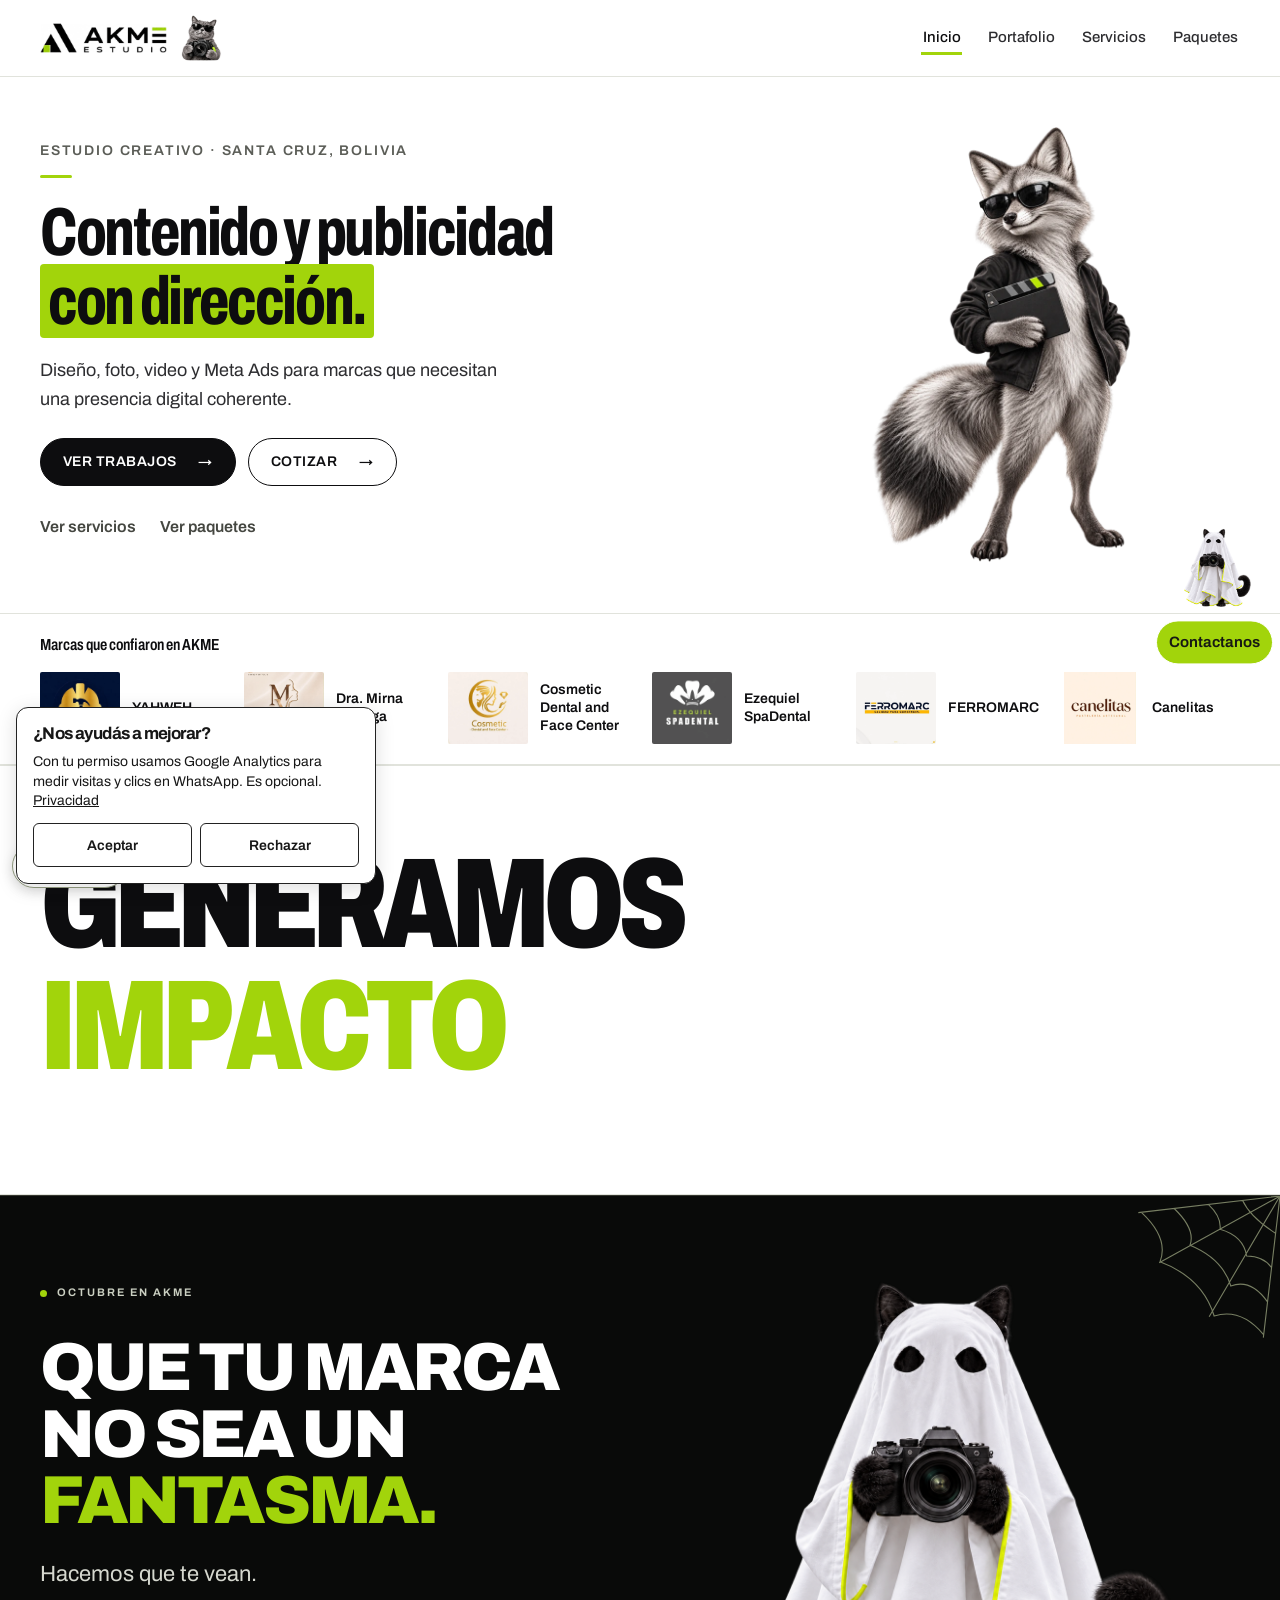
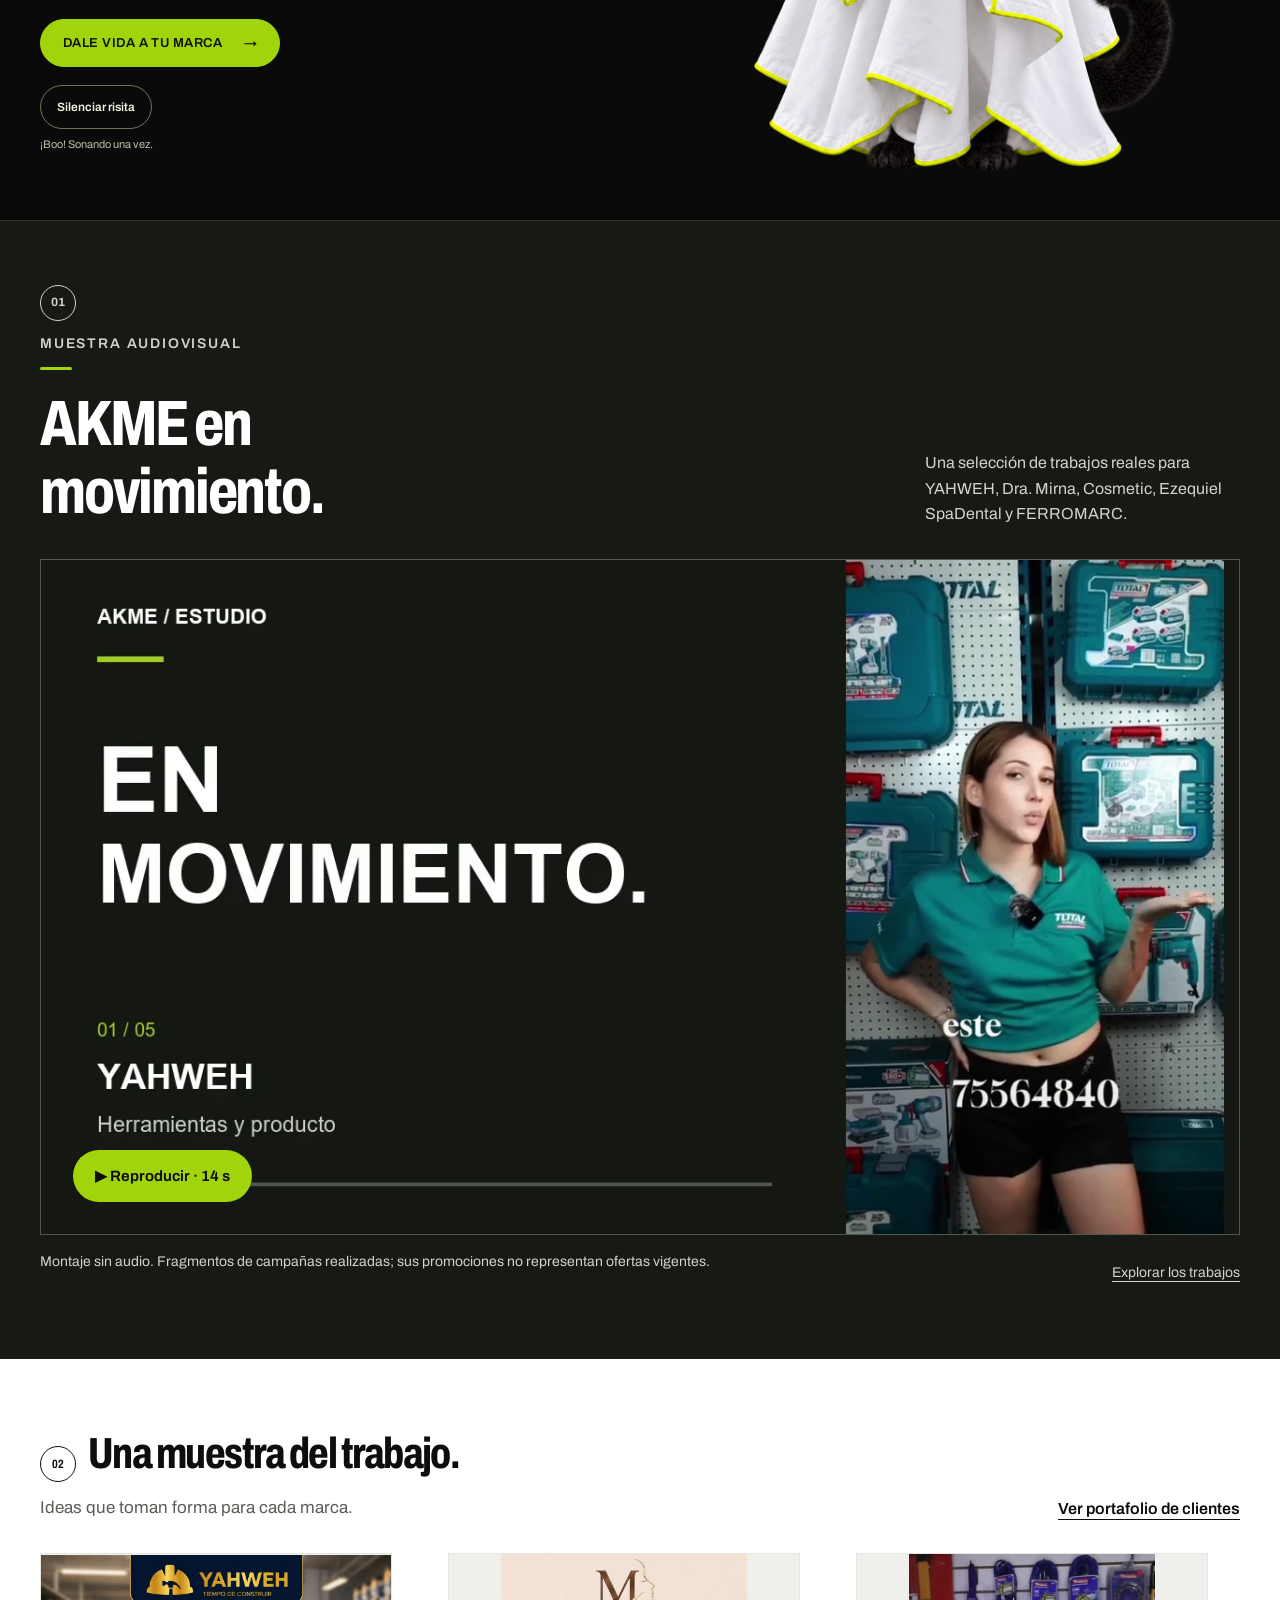
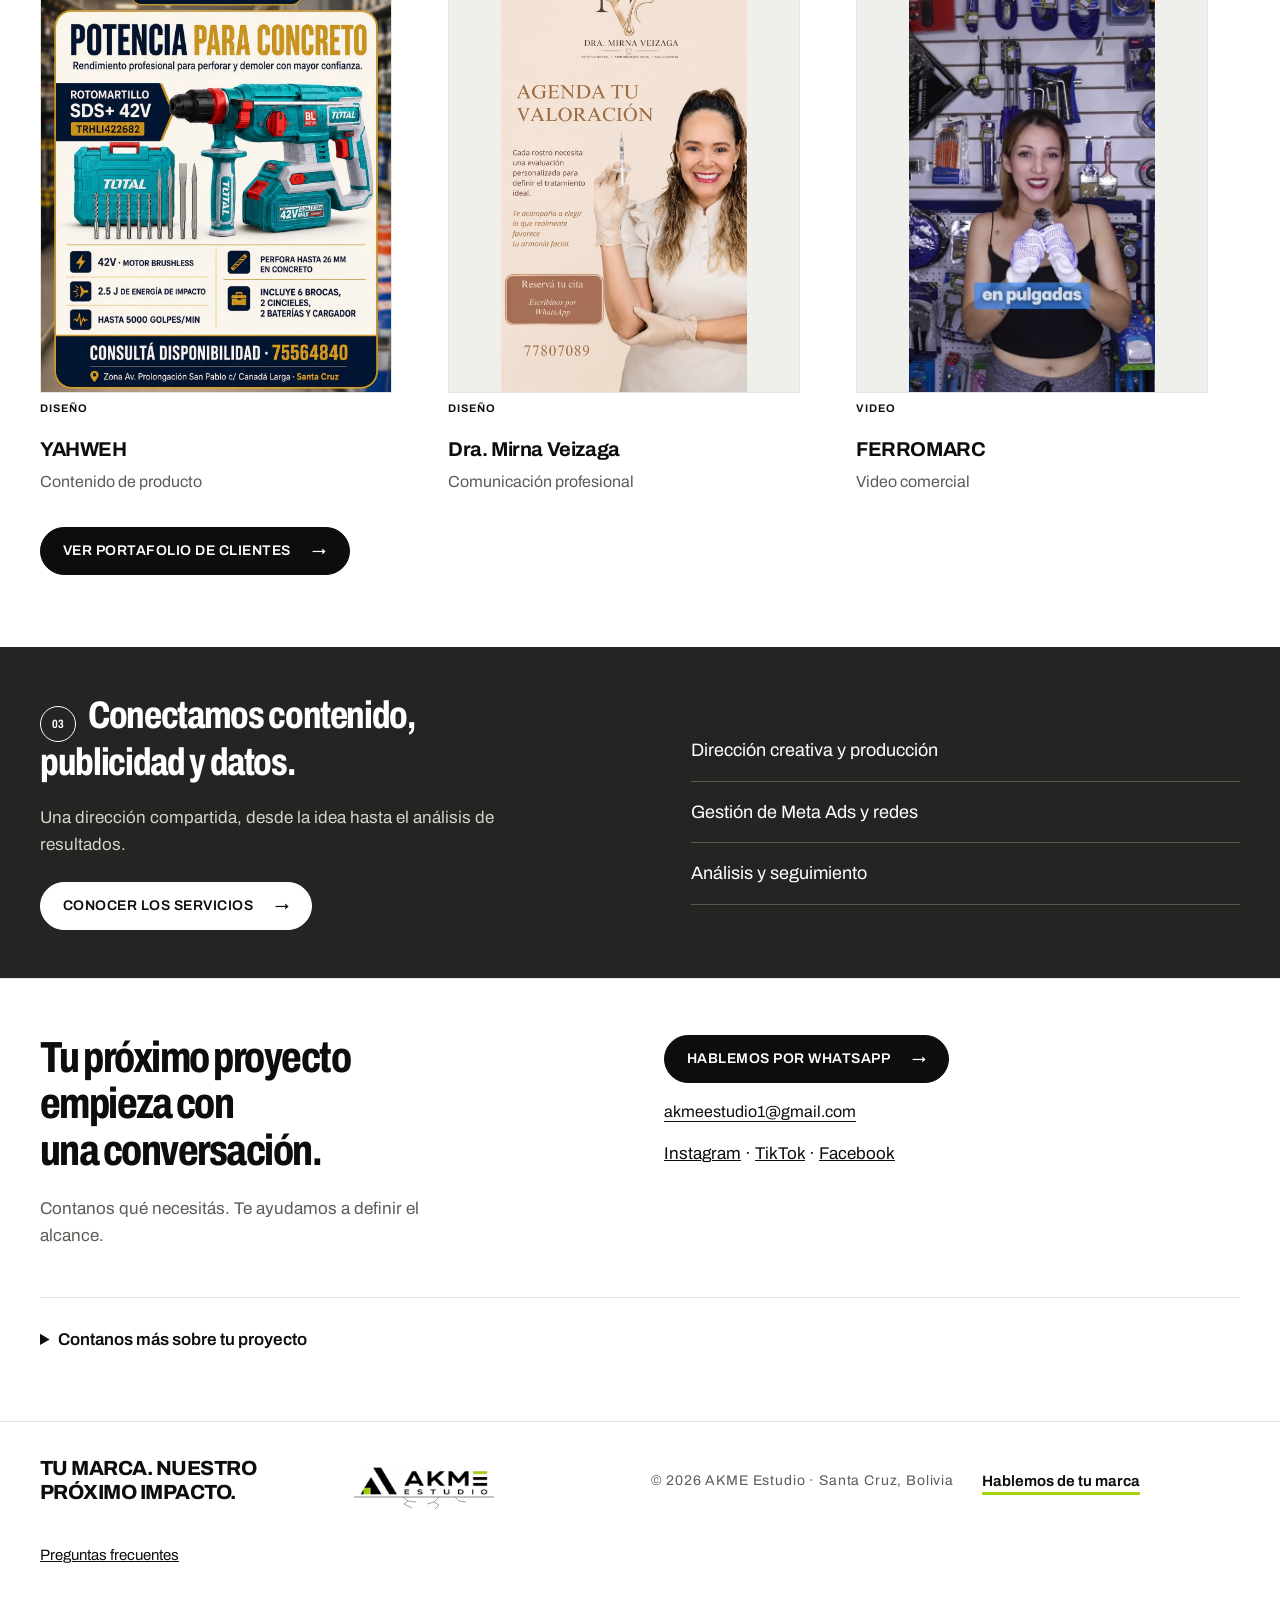
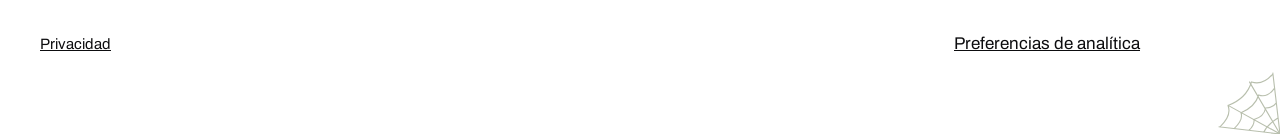
<file: index.html>
<!doctype html><html lang="es"><head><meta charset="utf-8"><meta name="viewport" content="width=device-width, initial-scale=1"><title>AKME Estudio · Contenido, publicidad y dirección</title><meta name="description" content="Diseño, foto, video y Meta Ads para marcas desde Santa Cruz, Bolivia."><meta name="theme-color" content="#ffffff"><meta property="og:title" content="AKME Estudio · Contenido, publicidad y dirección"><meta property="og:description" content="Diseño, foto, video y Meta Ads para marcas desde Santa Cruz, Bolivia."><meta property="og:type" content="website"><link rel="icon" href="assets/isotipo.png"><link rel="preconnect" href="https://fonts.googleapis.com"><link rel="preconnect" href="https://fonts.gstatic.com" crossorigin=""><link rel="stylesheet" href="https://fonts.googleapis.com/css2?family=Archivo:ital,wdth,wght@0,62..125,100..900;1,62..125,100..900&amp;family=Instrument+Serif:ital@1&amp;display=swap"><link rel="stylesheet" href="base.css"><link rel="stylesheet" href="editorial.css?v=20261002-desktop4"><link rel="stylesheet" href="mascotas.css?v=20261002-animals3"><link rel="stylesheet" href="revista.css?v=20261002-revista1"><noscript><style>.menu-btn{display:none}.menu-panel{display:block}.gallery-bottom button,.plan-select{display:none}</style></noscript><link rel="stylesheet" href="impacto.css?v=20261002-impact2"><link rel="stylesheet" href="canelitas.css?v=20261002-canelitas1"><link rel="stylesheet" href="identidad.css?v=20261003-context1"><link rel="stylesheet" href="camera.css?v=20261003-camera7"><link rel="stylesheet" href="produccion.css?v=20261002-production1"><link rel="stylesheet" href="context-interactions.css?v=20261004-motion2"><link rel="stylesheet" href="visual-interactions.css?v=20261004-six1"><link rel="stylesheet" href="halloween.css?v=20261004-season3"><link rel="stylesheet" href="analytics.css"><script src="analytics.js" defer></script></head><body data-page="inicio" class=""><a class="skip" href="#contenido">Saltar al contenido</a><header class="top"><div class="wrap"><a class="brand" href="index.html" aria-label="AKME Estudio, inicio"><img src="assets/logo.png" alt="AKME Estudio" width="700" height="165"><img src="assets/akme-cat.webp" class="brand-mascot" width="48" height="48" alt=""></a><nav class="nav" aria-label="Navegación principal"><a class="link" href="index.html" aria-current="page">Inicio</a><a class="link" href="portafolio.html">Portafolio</a><a class="link" href="servicios.html">Servicios</a><a class="link" href="planes.html">Paquetes</a><span class="mobile-location" aria-hidden="true">Inicio</span><button class="menu-btn" id="menu-btn" type="button" aria-expanded="false" aria-controls="menu-panel" aria-label="Abrir menú"><svg class="bars" viewBox="0 0 24 24" aria-hidden="true"><path d="M4 7h16M4 12h16M4 17h16"></path></svg><svg class="x" viewBox="0 0 24 24" aria-hidden="true"><path d="M6 6l12 12M18 6L6 18"></path></svg></button></nav></div><div class="menu-panel" id="menu-panel"><ul><li><a href="index.html" aria-current="page">Inicio</a></li><li><a href="portafolio.html">Portafolio</a></li><li><a href="servicios.html">Servicios</a></li><li><a href="planes.html">Paquetes</a></li><li><a href="planes.html#cotizador">Cotizar</a></li><li><a href="servicios.html#faq">Preguntas frecuentes</a></li><li><a href="index.html#contacto">Contacto</a></li></ul></div></header><main id="contenido"><section class="hero character-home" aria-labelledby="hero-title"><div class="wrap"><div class="hero-copy"><p class="eyebrow">Estudio creativo · Santa Cruz, Bolivia</p><h1 id="hero-title">Contenido y publicidad <span class="hl">con dirección.</span></h1><p class="desc">Diseño, foto, video y Meta Ads para marcas que necesitan una presencia digital coherente.</p><div class="hero-cta"><a class="btn" href="portafolio.html">Ver trabajos</a><a class="btn ghost" href="planes.html#cotizador">Cotizar</a></div><nav class="hero-shortcuts" aria-label="Servicios y paquetes"><a href="servicios.html">Ver servicios</a><a href="planes.html#paquetes">Ver paquetes</a></nav></div><figure class="hero-figure"><img class="home-character" src="assets/zorro-inicio.webp" width="600" height="900" alt="" decoding="async"></figure></div></section><section class="brand-strip" id="marcas" aria-labelledby="marcas-title"><div class="wrap"><h2 id="marcas-title">Marcas que confiaron en AKME</h2><ul class="brand-logos"><li><a href="portafolio.html#proyecto-yahweh"><span class="brand-crop yahweh"><img src="assets/clientes/yahweh-marca.webp" alt="" loading="lazy"></span><span>YAHWEH</span><span class="sr">Ver trabajos de YAHWEH</span></a></li><li><a href="portafolio.html#proyecto-mirna"><span class="brand-crop mirna"><img src="assets/clientes/mirna-marca.webp" alt="" loading="lazy"></span><span>Dra. Mirna Veizaga</span><span class="sr">Ver trabajos de Dra. Mirna Veizaga</span></a></li><li><a href="portafolio.html#proyecto-cosmetic"><span class="brand-crop cosmetic"><img src="assets/clientes/cosmetic-marca.webp" alt="" loading="lazy"></span><span>Cosmetic Dental and Face Center</span><span class="sr">Ver trabajos de Cosmetic Dental and Face Center</span></a></li><li><a href="portafolio.html#proyecto-spadental"><span class="brand-crop spadental"><img src="assets/clientes/spadental-marca.webp" alt="" loading="lazy"></span><span>Ezequiel SpaDental</span><span class="sr">Ver trabajos de Ezequiel SpaDental</span></a></li><li><a href="portafolio.html#proyecto-ferromarc"><span class="brand-crop ferromarc"><img src="assets/clientes/ferromarc-marca.webp" alt="" loading="lazy"></span><span>FERROMARC</span><span class="sr">Ver trabajos de FERROMARC</span></a></li><li><a href="portafolio.html#proyecto-canelitas"><span class="brand-crop canelitas"><img src="assets/clientes/canelitas-logo.webp" alt="Canelitas, pastelería artesanal" width="800" height="800" loading="lazy"></span><span>Canelitas</span></a></li></ul></div></section><section class="impact-message" aria-labelledby="impact-message-title"><div class="wrap"><h2 id="impact-message-title" aria-label="Generamos impacto"><span>GENERAMOS</span><span class="impact-word">IMPACTO</span></h2></div></section><section class="showreel" aria-labelledby="showreel-title"><div class="wrap"><div class="showreel-heading"><div><p class="eyebrow"><span class="editorial-number" aria-hidden="true">01</span>Muestra audiovisual</p><h2 id="showreel-title">AKME en movimiento.</h2></div><p>Una selección de trabajos reales para YAHWEH, Dra. Mirna, Cosmetic, Ezequiel SpaDental y FERROMARC.</p></div><div class="reel-stage"><video id="akme-showreel" controls="" playsinline="" preload="none" poster="assets/akme-en-movimiento.webp" tabindex="0" aria-label="Montaje de trabajos de AKME, 14 segundos, sin audio"><source src="assets/akme-en-movimiento.mp4" type="video/mp4">Tu navegador no admite video. <a href="assets/akme-en-movimiento.mp4">Ver el montaje</a>.</video><button class="reel-play" type="button" data-reel-play="" aria-controls="akme-showreel" hidden="">▶ Reproducir · 14 s</button></div><div class="reel-note"><p>Montaje sin audio. Fragmentos de campañas realizadas; sus promociones no representan ofertas vigentes.</p><a href="portafolio.html">Explorar los trabajos</a></div></div></section><section class="section" aria-labelledby="highlights-title"><div class="wrap"><div class="section-topline"><div><h2 id="highlights-title"><span class="editorial-number" aria-hidden="true">02</span>Una muestra del trabajo.</h2><p>Ideas que toman forma para cada marca.</p></div><a class="text-link" href="portafolio.html">Ver portafolio de clientes</a></div><div class="highlights"><a class="highlight" href="portafolio.html#proyecto-yahweh"><figure><span class="highlight-media"><img src="assets/clientes/yahweh-rotomartillo.webp" width="720" height="900" loading="lazy" decoding="async" alt="YAHWEH: Contenido de producto"></span><figcaption><span class="sample-kind">Diseño</span><h3>YAHWEH</h3><p>Contenido de producto</p></figcaption></figure></a><a class="highlight" href="portafolio.html#proyecto-mirna"><figure><span class="highlight-media"><img src="assets/clientes/mirna-valoracion.webp" width="720" height="900" loading="lazy" decoding="async" alt="Dra. Mirna Veizaga: Comunicación profesional"></span><figcaption><span class="sample-kind">Diseño</span><h3>Dra. Mirna Veizaga</h3><p>Comunicación profesional</p></figcaption></figure></a><a class="highlight" href="portafolio.html#proyecto-ferromarc"><figure><span class="highlight-media"><img src="assets/clientes/ferromarc-pegasus-cover.webp" width="720" height="900" loading="lazy" decoding="async" alt="FERROMARC: Video comercial"><span class="video-mark">▶ Video</span></span><figcaption><span class="sample-kind">Video</span><h3>FERROMARC</h3><p>Video comercial</p></figcaption></figure></a></div><p class="portfolio-discovery"><a class="btn" href="portafolio.html">Ver portafolio de clientes</a></p></div></section><section class="service-summary" aria-labelledby="summary-title"><div class="wrap"><div><h2 id="summary-title"><span class="editorial-number" aria-hidden="true">03</span>Conectamos contenido, publicidad y datos.</h2><p>Una dirección compartida, desde la idea hasta el análisis de resultados.</p><a class="btn" href="servicios.html">Conocer los servicios</a></div><ul><li>Dirección creativa y producción</li><li>Gestión de Meta Ads y redes</li><li>Análisis y seguimiento</li></ul></div></section><section class="contact-compact" id="contacto" aria-labelledby="contacto-title"><div class="wrap"><div><h2 id="contacto-title">Tu próximo proyecto empieza con una conversación.</h2><p>Contanos qué necesitás. Te ayudamos a definir el alcance.</p></div><div class="contact-links"><a class="btn" href="https://wa.me/59157385254" data-wa="Hola AKME, quiero conversar sobre mi marca." data-analytics-wa="contact">Hablemos por WhatsApp</a><a id="mail" href="mailto:akmeestudio1@gmail.com">akmeestudio1@gmail.com</a><div class="social-links"><a href="https://www.instagram.com/akmestudio.bo/" target="_blank" rel="noopener">Instagram</a> · <a href="https://www.tiktok.com/@akme.estudio" target="_blank" rel="noopener">TikTok</a> · <a href="https://www.facebook.com/profile.php?id=61591833067122" target="_blank" rel="noopener">Facebook</a></div></div><details class="brief-disclosure"><summary>Contanos más sobre tu proyecto</summary><form class="brief reveal" id="brief" novalidate="">
          <h3>¿Preferís contarnos más antes?<span>Completá estos datos y armamos el mensaje por vos.</span></h3>
          <div class="field"><label for="f-nombre">Tu nombre</label><input id="f-nombre" name="nombre" autocomplete="name" required="" aria-describedby="f-err"></div>
          <div class="field"><label for="f-marca">Marca o negocio</label><input id="f-marca" name="marca" autocomplete="organization"></div>
          <div class="field"><label for="f-necesidad">Qué necesitás</label>
            <select id="f-necesidad" name="necesidad">
              <option>Contenido para redes</option>
              <option>Producción de foto y video</option>
              <option>Campañas de Meta Ads</option>
              <option>Gestión mensual completa</option>
              <option>Branding e identidad</option>
              <option>Otro</option>
            </select>
          </div>
          <div class="field"><label for="f-paquete">Paquete de interés</label>
            <select id="f-paquete" name="paquete">
              <option value="">Todavía no sé</option>
              <option data-analytics-package="smart">SMART · Bs 1.800</option>
              <option data-analytics-package="esencial">ESENCIAL · Bs 2.500</option>
              <option data-analytics-package="completo">COMPLETO · Bs 3.900</option>
              <option data-analytics-package="pro">PRO · Bs 4.900</option>
              <option data-analytics-package="elite">ELITE · Bs 7.000</option>
            </select>
          </div>
          <div class="field full"><label for="f-detalle">Contanos un poco más (opcional)</label><textarea id="f-detalle" name="detalle" rows="3"></textarea></div>
          <div class="brief-foot">
            <p class="err" id="f-err" hidden="">Escribí tu nombre para armar el mensaje.</p>
            <button class="btn" type="submit">
              <svg viewBox="0 0 24 24" aria-hidden="true"><path d="M12 2a10 10 0 0 0-8.6 15.1L2 22l5-1.3A10 10 0 1 0 12 2Zm0 18.2a8.2 8.2 0 0 1-4.2-1.1l-.3-.2-3 .8.8-2.9-.2-.3A8.2 8.2 0 1 1 12 20.2Zm4.5-6.1c-.2-.1-1.5-.7-1.7-.8s-.4-.1-.6.1-.7.8-.8 1-.3.2-.5.1a6.7 6.7 0 0 1-3.3-2.9c-.3-.4.3-.4.7-1.3.1-.2 0-.3 0-.4l-.8-1.8c-.2-.5-.4-.4-.6-.4h-.5a1 1 0 0 0-.7.3 3 3 0 0 0-.9 2.2 5.2 5.2 0 0 0 1.1 2.7 11.8 11.8 0 0 0 4.5 4c1.7.7 2.3.8 3.2.6a2.7 2.7 0 0 0 1.8-1.2 2.2 2.2 0 0 0 .1-1.3c0-.1-.2-.2-.4-.3Z"></path></svg>
              Continuar en WhatsApp
            </button>
            <p class="hint">Se abrirá WhatsApp con tu mensaje ya escrito. No se envía nada hasta que vos toques enviar.</p>
          </div>
        </form></details></div></section></main><footer class="foot"><div class="wrap"><div class="impact-closing"><p class="impact-phrase">TU MARCA. NUESTRO PRÓXIMO IMPACTO.</p><div class="impact-unit"><a href="index.html" aria-label="Inicio AKME" class="impact-logo" title="Ver impacto e ir al inicio"><img src="assets/logo.png" alt="AKME Estudio" width="700" height="165" loading="lazy"><svg class="impact-ground" viewBox="0 0 140 16" aria-hidden="true" focusable="false"><path class="impact-floor" d="M0 3H140"></path><path class="impact-cracks" d="M49 3l5 4-4 3 8 4M54 7l8 1M85 3l-5 5 5 3-4 4M80 8l-7 2M101 3l4 4 7 1"></path><path class="impact-spark" d="M11 0L5-5M26-1L24-7M117-1L119-7M130 0L137-5"></path></svg></a></div></div><small>© 2026 AKME Estudio · Santa Cruz, Bolivia</small><a href="index.html#contacto" class="footer-contact">Hablemos de tu marca</a><a href="servicios.html#faq">Preguntas frecuentes</a></div><div class="wrap"><a href="servicios.html#privacidad">Privacidad</a><button type="button" data-analytics-preferences aria-controls="analytics-preferences" aria-expanded="false">Preferencias de analítica</button></div></footer><script src="seasonal-config.js?v=20261004-season1" defer></script><script src="halloween.js?v=20261004-season3" defer></script><script src="halloween-audio.js?v=20261004-season4" defer></script><script src="site.js" defer=""></script><a class="quote-mascot" href="https://wa.me/59157385254" aria-label="Contactanos por WhatsApp" data-wa="Hola AKME, quiero conversar sobre mi marca." target="_blank" rel="noopener" data-analytics-wa="floating"><i class="camera-cue" aria-hidden="true" hidden>Sonríe</i><i class="camera-figure" aria-hidden="true"><img src="assets/akme-cat.webp" width="96" height="96" alt=""><i class="camera-glint"></i></i><span>Contactanos</span></a><script src="mascotas.js?v=20261003-camera7" defer=""></script><script src="revista.js?v=20261003-context1" defer=""></script><script src="impacto.js?v=20261004-motion2" defer=""></script><script src="camera.js?v=20261003-camera6" defer=""></script><script src="media-ready.js?v=20261002-production1" defer=""></script><script src="context-interactions.js?v=20261004-motion2" defer></script><script src="visual-interactions.js?v=20261004-six1" defer></script></body></html>
</file>
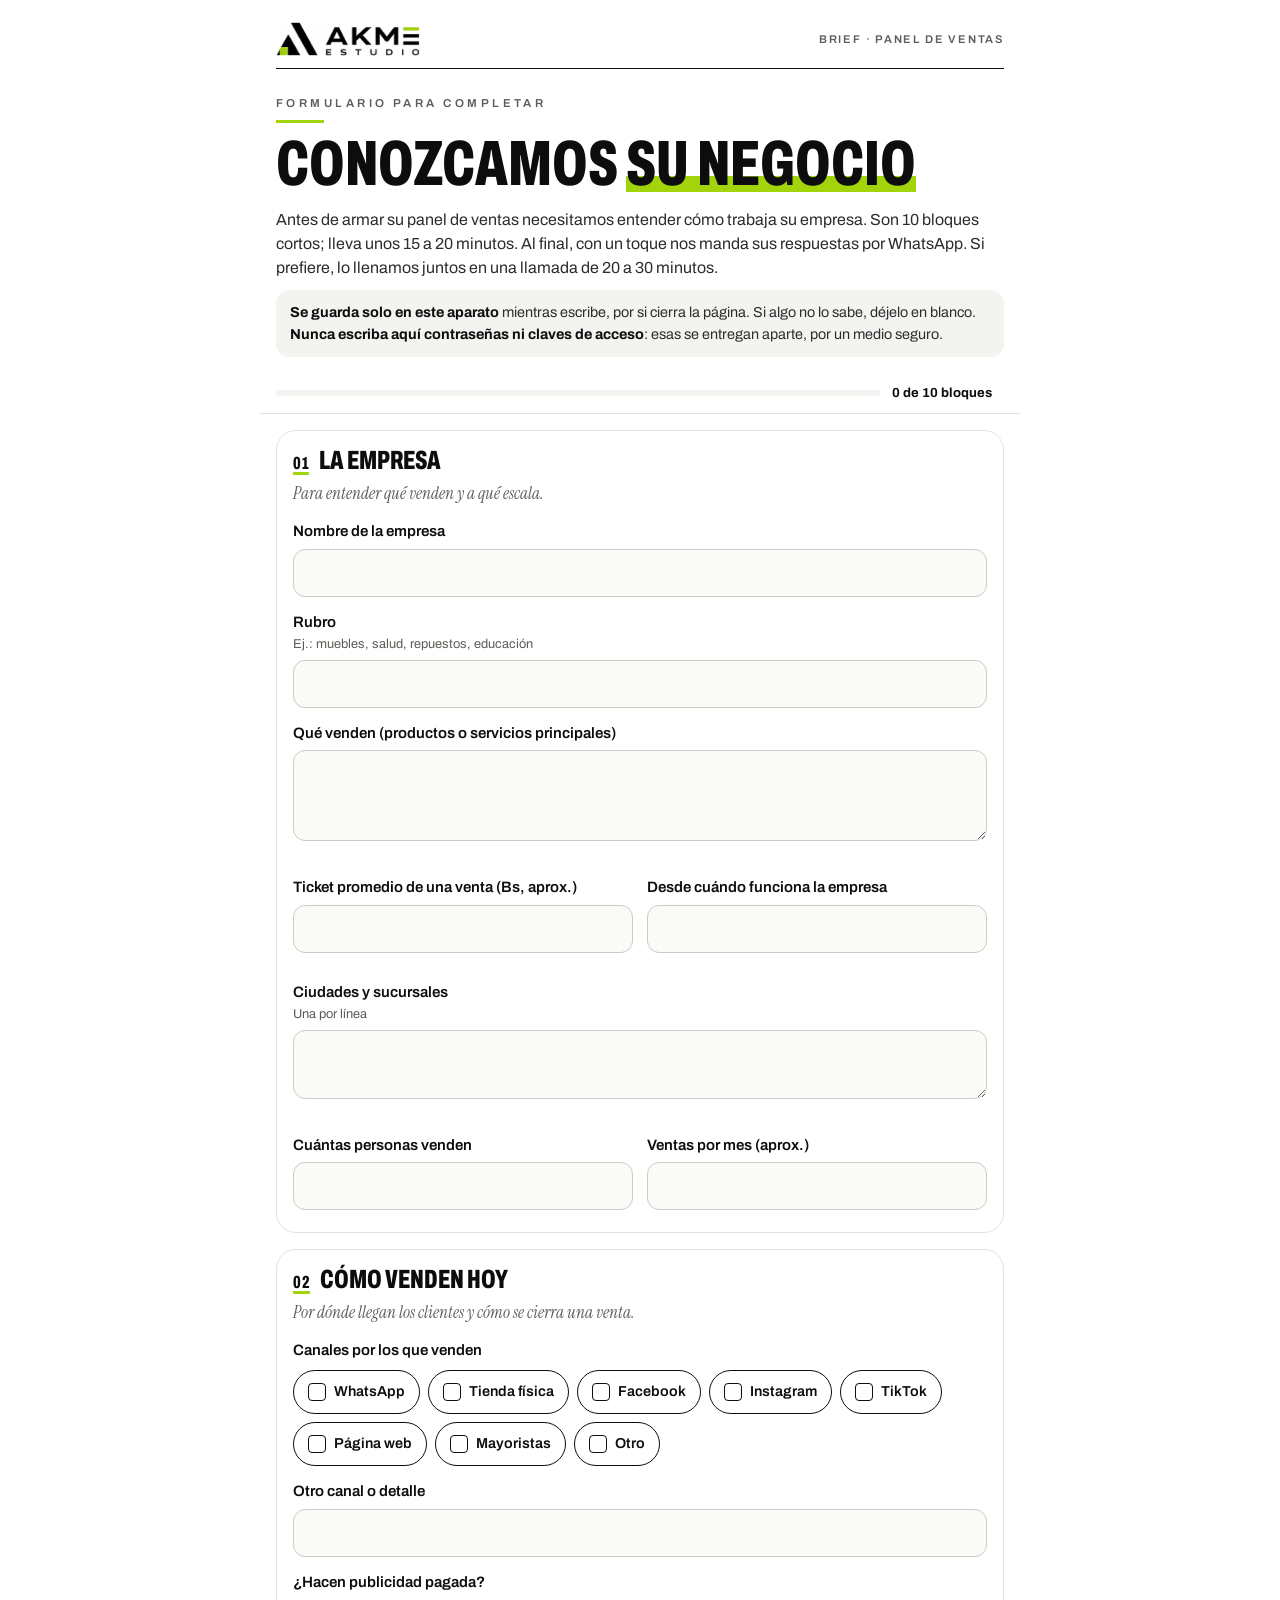
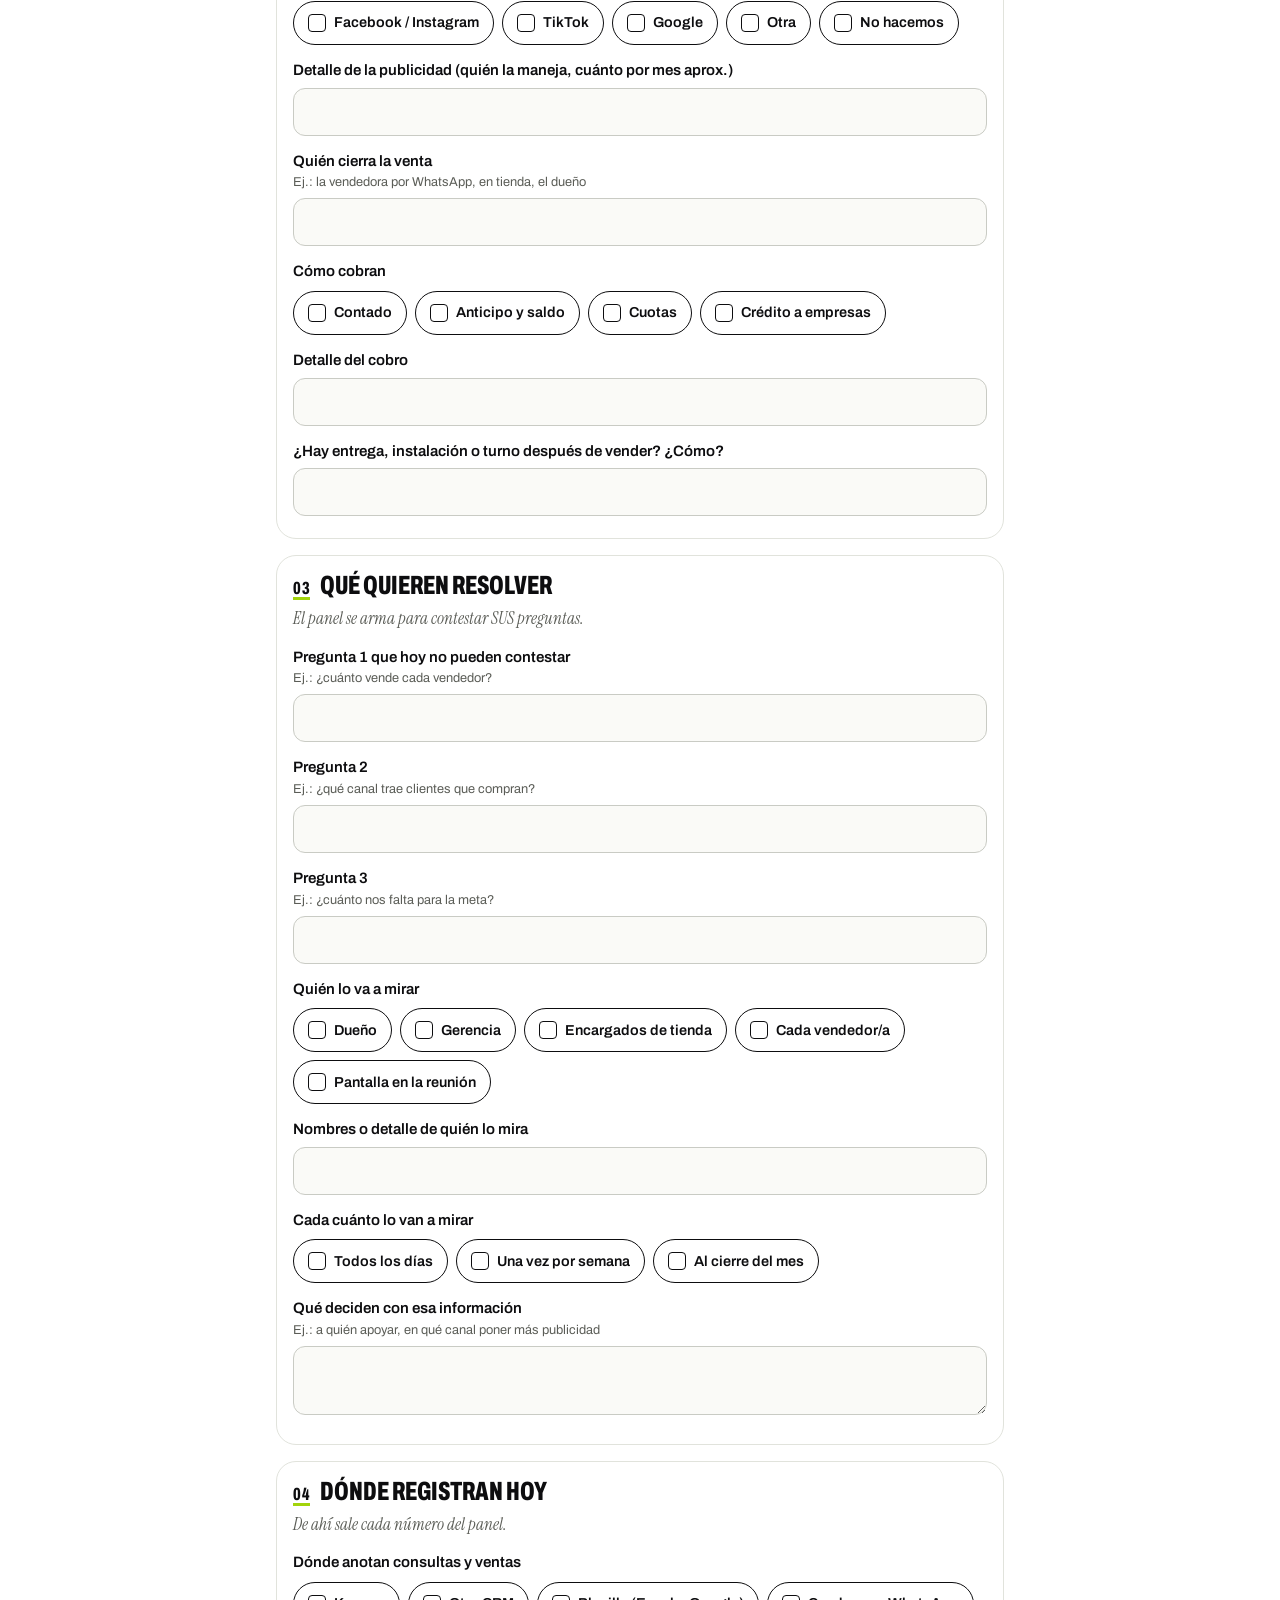
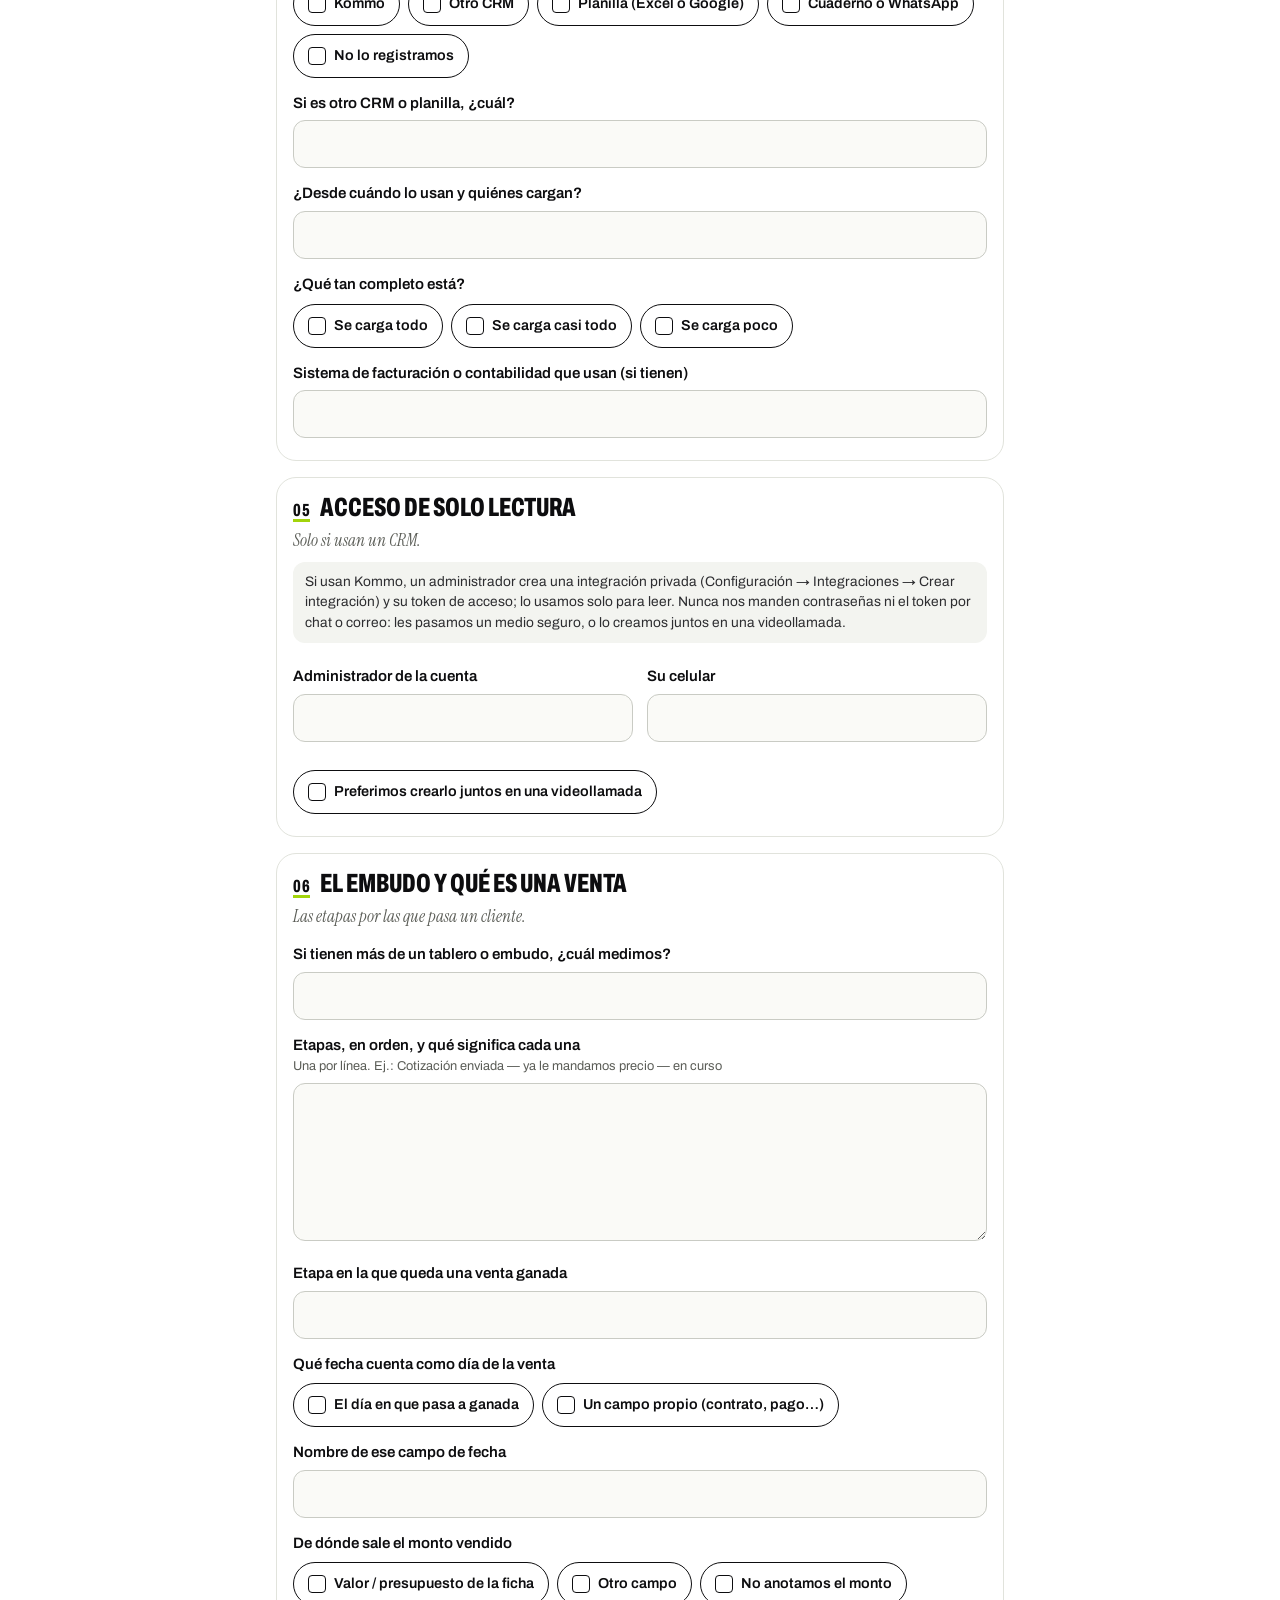
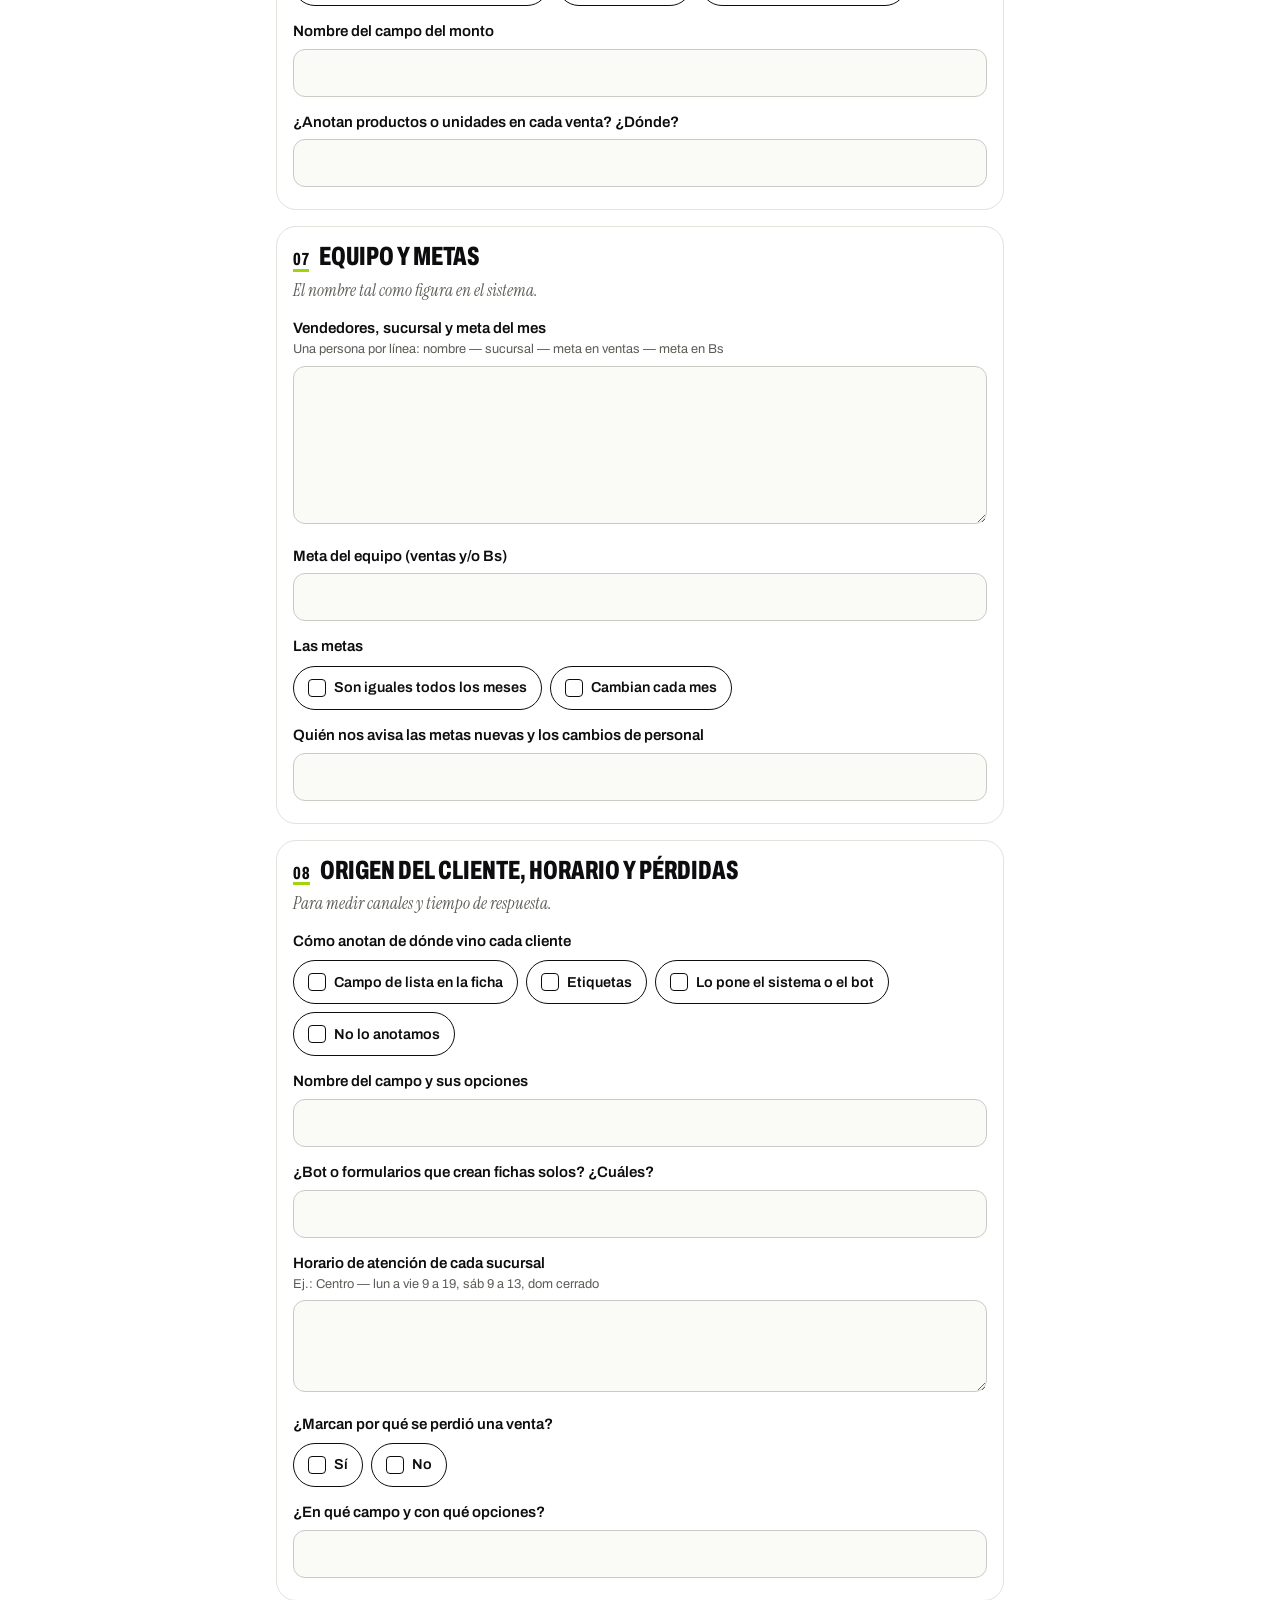
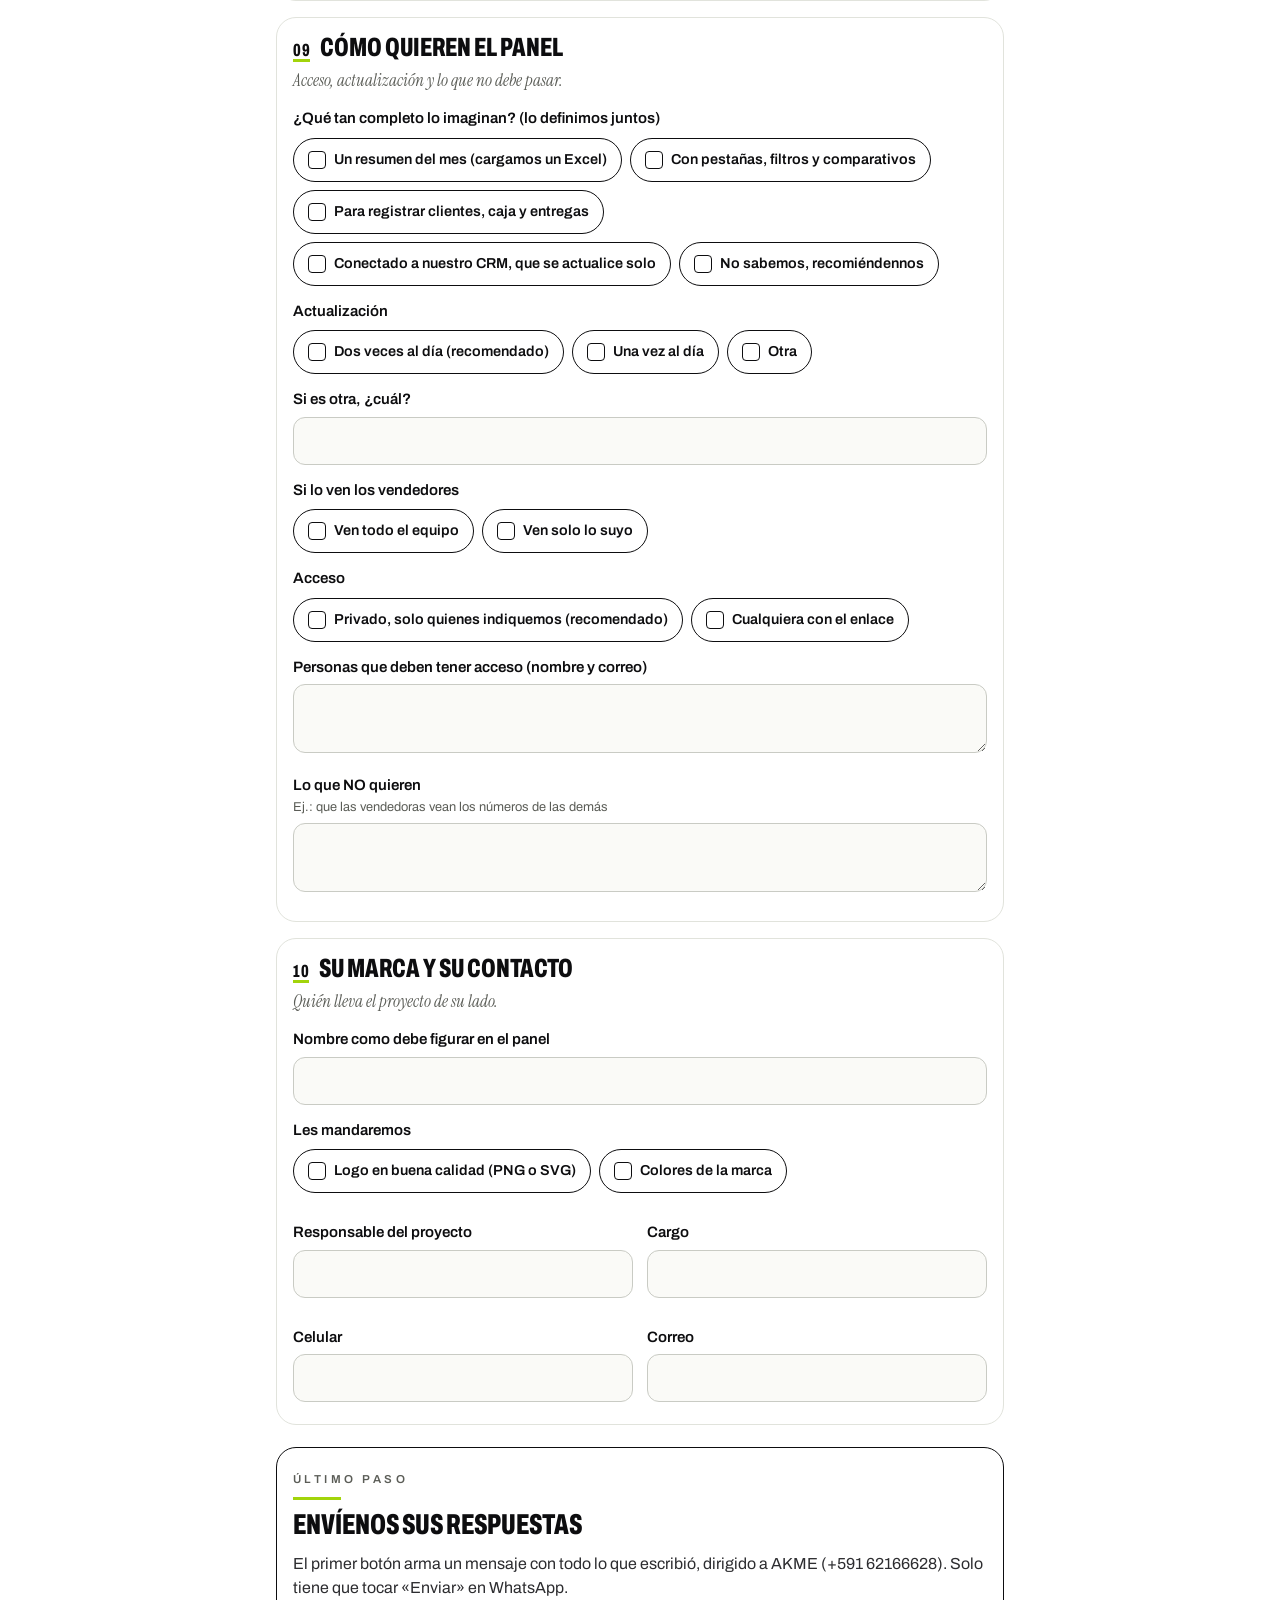
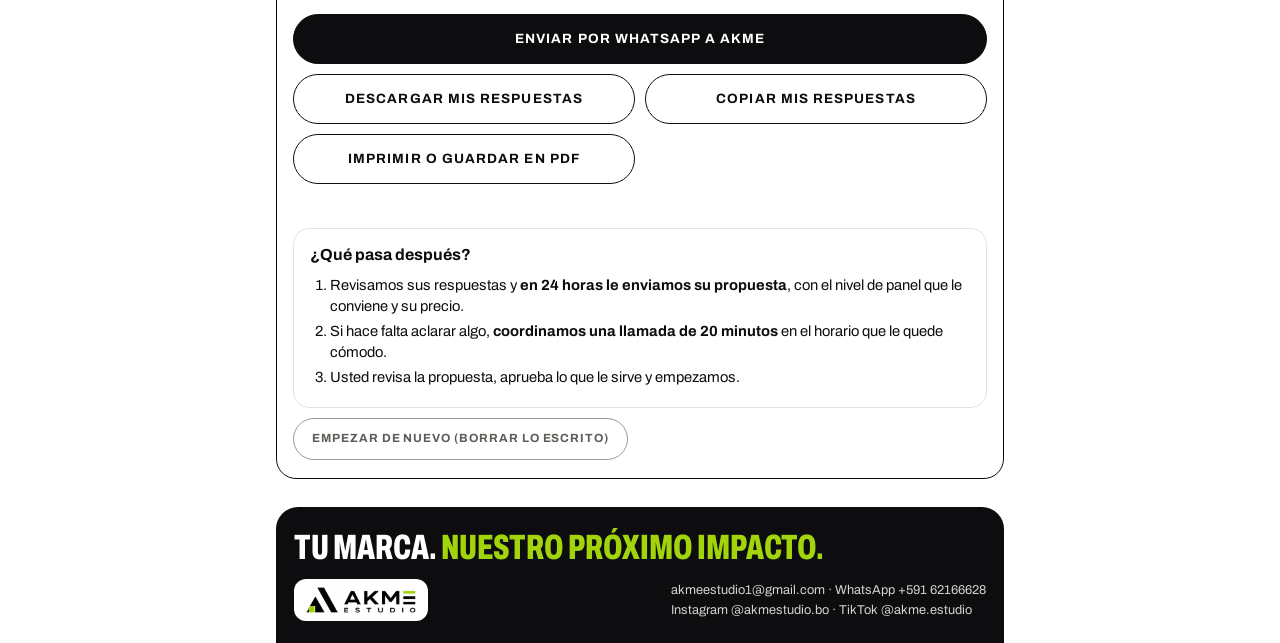
<file: brief.html>
<!doctype html>
<html lang="es">
<head>
<meta charset="utf-8">
<meta name="robots" content="noindex">
<meta name="viewport" content="width=device-width, initial-scale=1">
<title>Brief del panel de ventas</title>
<meta name="description" content="Formulario de AKME Estudio para conocer su empresa antes de armar su panel de ventas.">
<link rel="preconnect" href="https://fonts.googleapis.com">
<link rel="preconnect" href="https://fonts.gstatic.com" crossorigin>
<link href="https://fonts.googleapis.com/css2?family=Archivo:ital,wdth,wght@0,62..125,100..900&family=Instrument+Serif:ital@1&display=swap" rel="stylesheet">
<style>
:root{--papel:#FFFFFF;--tinta:#0D0D0F;--grafito:#2D2D30;--lima:#A2D40B;--niebla:#F3F4F0;--linea:#E1E3DC;--apagado:#5B5D57;--oscuro-t:#D1D3CC;--bien:#1F8A4C}
*{box-sizing:border-box}
html{-webkit-text-size-adjust:100%}
body{margin:0;background:var(--papel);color:var(--tinta);font-family:"Archivo",system-ui,sans-serif;font-size:16px;line-height:1.5}
.hoja{max-width:760px;margin:0 auto;padding:22px 16px 0}
img{max-width:100%}
.cab{display:flex;justify-content:space-between;align-items:center;gap:12px;flex-wrap:wrap;border-bottom:1.5px solid var(--tinta);padding-bottom:12px}
.cab img{height:34px;width:auto;display:block}
.cab span{font-size:.7rem;text-transform:uppercase;letter-spacing:.16em;color:var(--apagado);font-weight:600}
.eyebrow{font-size:.72rem;text-transform:uppercase;letter-spacing:.3em;color:var(--apagado);font-weight:600;display:inline-block;margin:26px 0 12px}
.eyebrow::after{content:"";display:block;width:48px;height:3px;background:var(--lima);margin-top:8px}
h1,h2{font-stretch:64%;font-weight:800;text-transform:uppercase;line-height:.92;margin:0}
h1{font-size:clamp(2.6rem,11vw,4rem)}
h2{font-size:1.65rem;display:flex;gap:10px;align-items:baseline}
.hl{background:linear-gradient(transparent 68%,var(--lima) 68%,var(--lima) 92%,transparent 92%)}
.intro{color:var(--grafito);margin:14px 0 10px}
.aviso{background:var(--niebla);border-radius:14px;padding:12px 14px;font-size:.9rem;color:var(--grafito)}
.aviso b{color:var(--tinta)}
.estado{position:sticky;top:0;z-index:5;background:rgba(255,255,255,.96);border-bottom:1px solid var(--linea);margin:16px -16px 0;padding:10px 16px;display:flex;align-items:center;gap:12px;font-size:.82rem;color:var(--apagado)}
.estado .barra{flex:1;height:6px;background:var(--niebla);border-radius:999px;overflow:hidden}
.estado .barra i{display:block;height:100%;width:0;background:var(--tinta);transition:width .3s}
.estado b{color:var(--tinta);white-space:nowrap}
section{border:1px solid var(--linea);border-radius:20px;padding:18px 16px 8px;margin-top:16px}
.num{font-size:1.1rem;border-bottom:3px solid var(--lima);letter-spacing:.04em}
.desc{font-family:"Instrument Serif",serif;font-style:italic;color:var(--apagado);font-size:1.05rem;margin:6px 0 4px}
.nota{background:var(--niebla);border-radius:12px;padding:10px 12px;font-size:.86rem;color:var(--grafito);margin:8px 0}
.campo{margin:14px 0}
.campo label,.campo .lab{display:block;font-weight:600;font-size:.94rem}
.campo .h{display:block;font-size:.8rem;color:var(--apagado);margin-top:1px}
.dobles{display:grid;grid-template-columns:repeat(auto-fit,minmax(220px,1fr));gap:0 14px}
input[type=text],textarea{width:100%;margin-top:6px;font:inherit;font-size:16px;color:var(--tinta);background:#FAFAF7;border:1.5px solid #C9CBC4;border-radius:12px;padding:11px 12px;min-height:46px}
textarea{resize:vertical;line-height:1.4}
input[type=text]:focus,textarea:focus{outline:none;border-color:var(--tinta);background:#fff;box-shadow:0 0 0 3px rgba(162,212,11,.35)}
.ops{display:flex;flex-wrap:wrap;gap:8px;margin-top:8px}
.op{position:relative}
.op input{position:absolute;opacity:0;width:1px;height:1px}
.op span{display:inline-flex;align-items:center;gap:8px;min-height:44px;padding:8px 14px;border:1.5px solid var(--tinta);border-radius:999px;font-size:.9rem;cursor:pointer;user-select:none;background:#fff}
.op span::before{content:"";width:16px;height:16px;border:1.5px solid var(--tinta);border-radius:4px;flex:none;background:#fff}
.op input:checked+span{background:var(--tinta);color:#fff}
.op input:checked+span::before{background:var(--lima);border-color:var(--lima);box-shadow:inset 0 0 0 3px var(--tinta)}
.op input:focus-visible+span{box-shadow:0 0 0 3px rgba(162,212,11,.6)}
.fin{margin-top:22px;border:1.5px solid var(--tinta);border-radius:20px;padding:18px 16px}
.fin h2{font-size:1.8rem}
.btns{display:grid;gap:10px;margin-top:14px}
.btn{display:flex;align-items:center;justify-content:center;gap:8px;min-height:50px;border-radius:999px;border:1.5px solid var(--tinta);background:#fff;color:var(--tinta);font:inherit;font-weight:700;text-transform:uppercase;letter-spacing:.08em;font-size:.84rem;cursor:pointer;padding:10px 18px;text-decoration:none;text-align:center}
.btn.prin{background:var(--tinta);color:#fff}
.btn.chico{min-height:42px;font-size:.74rem;border-color:#9A9C95;color:var(--apagado)}
.msj{font-size:.86rem;color:var(--grafito);margin-top:10px;min-height:1.3em}
.msj.ok{color:var(--bien);font-weight:600}
.sigue{margin-top:16px;border:1.5px solid var(--linea,#E1E3DC);border-radius:16px;padding:14px 16px;background:#fff;transition:border-color .4s,box-shadow .4s}
.sigue.on{border-color:#A2D40B;box-shadow:0 0 0 4px rgba(162,212,11,.18)}
.sigue h3{margin:0 0 8px;font-size:1rem}
.sigue ol{margin:0;padding-left:20px}
.sigue li{margin:5px 0;font-size:.92rem;line-height:1.4}
.pie{background:var(--tinta);color:#fff;margin-top:28px;border-radius:22px 22px 0 0;padding:24px 18px 22px}
.pie .lema{font-stretch:64%;font-weight:800;text-transform:uppercase;font-size:clamp(1.6rem,7vw,2.2rem);line-height:.92}
.pie .lema em{font-style:normal;color:var(--lima)}
.pie .fila{display:flex;justify-content:space-between;gap:14px;align-items:center;flex-wrap:wrap;margin-top:16px}
.placa{background:#fff;border-radius:12px;padding:8px 12px;display:inline-block}
.placa img{height:26px;width:auto;display:block}
.pie .ct{font-size:.8rem;color:var(--oscuro-t);line-height:1.6}
@media (min-width:600px){.btns{grid-template-columns:1fr 1fr}.btns .prin{grid-column:1/-1}}
@page{size:A4;margin:12mm}
@media print{
  .estado,.fin .btns,.fin .msj,.btn.chico,.no-imp{display:none!important}
  body{font-size:10.5pt;-webkit-print-color-adjust:exact;print-color-adjust:exact}
  .hoja{max-width:none;padding:0}
  section{break-inside:auto;padding:12px 14px 4px}
  .campo{break-inside:avoid;margin:8px 0}
  input[type=text],textarea{min-height:0;padding:5px 8px;border-width:1px}
  .op span{min-height:0;padding:3px 10px}
  .op input:not(:checked)+span{opacity:.45}
  .pie{border-radius:16px}
}
</style>
</head>
<body>
<div class="hoja">
  <header class="cab"><img src="[data-uri]" alt="AKME Estudio"><span>Brief · Panel de ventas</span></header>
  <span class="eyebrow">Formulario para completar</span>
  <h1>Conozcamos <span class="hl">su negocio</span></h1>
  <p class="intro">Antes de armar su panel de ventas necesitamos entender cómo trabaja su empresa. Son 10 bloques cortos; lleva
    unos 15 a 20 minutos. Al final, con un toque nos manda sus respuestas por WhatsApp. Si prefiere, lo llenamos juntos en una
    llamada de 20 a 30 minutos.</p>
  <div class="aviso"><b>Se guarda solo en este aparato</b> mientras escribe, por si cierra la página. Si algo no lo sabe, déjelo en
    blanco. <b>Nunca escriba aquí contraseñas ni claves de acceso</b>: esas se entregan aparte, por un medio seguro.</div>
  <div class="estado" aria-live="polite"><div class="barra"><i id="barra"></i></div><b id="avance">0 de 10 bloques</b><span id="guardado"></span></div>

  <form id="brief" autocomplete="off" onsubmit="return false"></form>

  <div class="fin">
    <span class="eyebrow" style="margin-top:0">Último paso</span>
    <h2>Envíenos sus respuestas</h2>
    <p class="intro" style="margin-bottom:0">El primer botón arma un mensaje con todo lo que escribió, dirigido a AKME
      (+591 62166628). Solo tiene que tocar «Enviar» en WhatsApp.</p>
    <div class="btns">
      <button type="button" class="btn prin" id="b-wa">Enviar por WhatsApp a AKME</button>
      <button type="button" class="btn" id="b-txt">Descargar mis respuestas</button>
      <button type="button" class="btn" id="b-copiar">Copiar mis respuestas</button>
      <button type="button" class="btn" id="b-imp">Imprimir o guardar en PDF</button>
    </div>
    <div class="msj" id="msj" role="status"></div>
    <div class="sigue" id="sigue">
      <h3>¿Qué pasa después?</h3>
      <ol>
        <li>Revisamos sus respuestas y <b>en 24 horas le enviamos su propuesta</b>, con el nivel de panel que le conviene y su precio.</li>
        <li>Si hace falta aclarar algo, <b>coordinamos una llamada de 20 minutos</b> en el horario que le quede cómodo.</li>
        <li>Usted revisa la propuesta, aprueba lo que le sirve y empezamos.</li>
      </ol>
    </div>
    <div style="margin-top:10px"><button type="button" class="btn chico" id="b-borrar">Empezar de nuevo (borrar lo escrito)</button></div>
  </div>
</div>

<footer class="hoja" style="padding-top:0">
  <div class="pie">
    <div class="lema">Tu marca. <em>Nuestro próximo impacto.</em></div>
    <div class="fila">
      <span class="placa"><img src="[data-uri]" alt="AKME Estudio"></span>
      <div class="ct">akmeestudio1@gmail.com · WhatsApp +591 62166628<br>Instagram @akmestudio.bo · TikTok @akme.estudio</div>
    </div>
  </div>
</footer>

<script>
(function(){
  var SPEC = [{"n": "1", "t": "La empresa", "d": "Para entender qué venden y a qué escala.", "f": [{"k": "text", "name": "empresa_nombre", "l": "Nombre de la empresa"}, {"k": "text", "name": "rubro", "l": "Rubro", "h": "Ej.: muebles, salud, repuestos, educación"}, {"k": "area", "name": "que_venden", "l": "Qué venden (productos o servicios principales)", "rows": 3}, {"k": "text", "name": "ticket_promedio", "l": "Ticket promedio de una venta (Bs, aprox.)", "half": true}, {"k": "text", "name": "desde_cuando", "l": "Desde cuándo funciona la empresa", "half": true}, {"k": "area", "name": "sucursales", "l": "Ciudades y sucursales", "h": "Una por línea", "rows": 2}, {"k": "text", "name": "cantidad_vendedores", "l": "Cuántas personas venden", "half": true}, {"k": "text", "name": "ventas_mes", "l": "Ventas por mes (aprox.)", "half": true}]}, {"n": "2", "t": "Cómo venden hoy", "d": "Por dónde llegan los clientes y cómo se cierra una venta.", "f": [{"k": "checks", "l": "Canales por los que venden", "o": [["canal_whatsapp", "WhatsApp"], ["canal_tienda", "Tienda física"], ["canal_facebook", "Facebook"], ["canal_instagram", "Instagram"], ["canal_tiktok", "TikTok"], ["canal_web", "Página web"], ["canal_mayoristas", "Mayoristas"], ["canal_otro", "Otro"]]}, {"k": "text", "name": "canales", "l": "Otro canal o detalle"}, {"k": "checks", "l": "¿Hacen publicidad pagada?", "o": [["pub_meta", "Facebook / Instagram"], ["pub_tiktok", "TikTok"], ["pub_google", "Google"], ["pub_otra", "Otra"], ["pub_no", "No hacemos"]]}, {"k": "text", "name": "publicidad", "l": "Detalle de la publicidad (quién la maneja, cuánto por mes aprox.)"}, {"k": "text", "name": "quien_cierra", "l": "Quién cierra la venta", "h": "Ej.: la vendedora por WhatsApp, en tienda, el dueño"}, {"k": "checks", "l": "Cómo cobran", "o": [["cobro_contado", "Contado"], ["cobro_anticipo", "Anticipo y saldo"], ["cobro_cuotas", "Cuotas"], ["cobro_credito", "Crédito a empresas"]]}, {"k": "text", "name": "como_cobran", "l": "Detalle del cobro"}, {"k": "text", "name": "entrega", "l": "¿Hay entrega, instalación o turno después de vender? ¿Cómo?"}]}, {"n": "3", "t": "Qué quieren resolver", "d": "El panel se arma para contestar SUS preguntas.", "f": [{"k": "text", "name": "preguntas_1", "l": "Pregunta 1 que hoy no pueden contestar", "h": "Ej.: ¿cuánto vende cada vendedor?"}, {"k": "text", "name": "preguntas_2", "l": "Pregunta 2", "h": "Ej.: ¿qué canal trae clientes que compran?"}, {"k": "text", "name": "preguntas_3", "l": "Pregunta 3", "h": "Ej.: ¿cuánto nos falta para la meta?"}, {"k": "checks", "l": "Quién lo va a mirar", "o": [["mira_dueno", "Dueño"], ["mira_gerencia", "Gerencia"], ["mira_supervisores", "Encargados de tienda"], ["mira_vendedores", "Cada vendedor/a"], ["mira_reunion", "Pantalla en la reunión"]]}, {"k": "text", "name": "quien_mira", "l": "Nombres o detalle de quién lo mira"}, {"k": "checks", "l": "Cada cuánto lo van a mirar", "o": [["mira_diario", "Todos los días"], ["mira_semanal", "Una vez por semana"], ["mira_mensual", "Al cierre del mes"]]}, {"k": "area", "name": "que_deciden", "l": "Qué deciden con esa información", "h": "Ej.: a quién apoyar, en qué canal poner más publicidad", "rows": 2}]}, {"n": "4", "t": "Dónde registran hoy", "d": "De ahí sale cada número del panel.", "f": [{"k": "checks", "l": "Dónde anotan consultas y ventas", "o": [["crm_kommo", "Kommo"], ["crm_otro", "Otro CRM"], ["crm_planilla", "Planilla (Excel o Google)"], ["crm_cuaderno", "Cuaderno o WhatsApp"], ["crm_nada", "No lo registramos"]]}, {"k": "text", "name": "crm_cual", "l": "Si es otro CRM o planilla, ¿cuál?"}, {"k": "text", "name": "registro_actual", "l": "¿Desde cuándo lo usan y quiénes cargan?"}, {"k": "checks", "l": "¿Qué tan completo está?", "o": [["completo_todo", "Se carga todo"], ["completo_parcial", "Se carga casi todo"], ["completo_poco", "Se carga poco"]]}, {"k": "text", "name": "sistema_facturacion", "l": "Sistema de facturación o contabilidad que usan (si tienen)"}]}, {"n": "5", "t": "Acceso de solo lectura", "d": "Solo si usan un CRM.", "nota": "Si usan Kommo, un administrador crea una integración privada (Configuración → Integraciones → Crear integración) y su token de acceso; lo usamos solo para leer. Nunca nos manden contraseñas ni el token por chat o correo: les pasamos un medio seguro, o lo creamos juntos en una videollamada.", "f": [{"k": "text", "name": "admin_nombre", "l": "Administrador de la cuenta", "half": true}, {"k": "text", "name": "admin_celular", "l": "Su celular", "half": true}, {"k": "checks", "l": "", "o": [["acceso_videollamada", "Preferimos crearlo juntos en una videollamada"]]}]}, {"n": "6", "t": "El embudo y qué es una venta", "d": "Las etapas por las que pasa un cliente.", "f": [{"k": "text", "name": "embudos_cual", "l": "Si tienen más de un tablero o embudo, ¿cuál medimos?"}, {"k": "area", "name": "etapas_embudo", "l": "Etapas, en orden, y qué significa cada una", "h": "Una por línea. Ej.: Cotización enviada — ya le mandamos precio — en curso", "rows": 6}, {"k": "text", "name": "que_es_venta", "l": "Etapa en la que queda una venta ganada"}, {"k": "checks", "l": "Qué fecha cuenta como día de la venta", "o": [["fventa_ganada", "El día en que pasa a ganada"], ["fventa_campo", "Un campo propio (contrato, pago…)"]]}, {"k": "text", "name": "fecha_venta_campo", "l": "Nombre de ese campo de fecha"}, {"k": "checks", "l": "De dónde sale el monto vendido", "o": [["monto_valor", "Valor / presupuesto de la ficha"], ["monto_otro", "Otro campo"], ["monto_no", "No anotamos el monto"]]}, {"k": "text", "name": "monto_campo", "l": "Nombre del campo del monto"}, {"k": "text", "name": "productos_unidades", "l": "¿Anotan productos o unidades en cada venta? ¿Dónde?"}]}, {"n": "7", "t": "Equipo y metas", "d": "El nombre tal como figura en el sistema.", "f": [{"k": "area", "name": "metas", "l": "Vendedores, sucursal y meta del mes", "h": "Una persona por línea: nombre — sucursal — meta en ventas — meta en Bs", "rows": 6}, {"k": "text", "name": "meta_equipo", "l": "Meta del equipo (ventas y/o Bs)"}, {"k": "checks", "l": "Las metas", "o": [["metas_fijas", "Son iguales todos los meses"], ["metas_mensuales", "Cambian cada mes"]]}, {"k": "text", "name": "quien_avisa_metas", "l": "Quién nos avisa las metas nuevas y los cambios de personal"}]}, {"n": "8", "t": "Origen del cliente, horario y pérdidas", "d": "Para medir canales y tiempo de respuesta.", "f": [{"k": "checks", "l": "Cómo anotan de dónde vino cada cliente", "o": [["origen_campo", "Campo de lista en la ficha"], ["origen_etiquetas", "Etiquetas"], ["origen_bot", "Lo pone el sistema o el bot"], ["origen_no", "No lo anotamos"]]}, {"k": "text", "name": "origen_detalle", "l": "Nombre del campo y sus opciones"}, {"k": "text", "name": "bot_formularios", "l": "¿Bot o formularios que crean fichas solos? ¿Cuáles?"}, {"k": "area", "name": "horario", "l": "Horario de atención de cada sucursal", "h": "Ej.: Centro — lun a vie 9 a 19, sáb 9 a 13, dom cerrado", "rows": 3}, {"k": "checks", "l": "¿Marcan por qué se perdió una venta?", "o": [["perdida_si", "Sí"], ["perdida_no", "No"]]}, {"k": "text", "name": "perdida_detalle", "l": "¿En qué campo y con qué opciones?"}]}, {"n": "9", "t": "Cómo quieren el panel", "d": "Acceso, actualización y lo que no debe pasar.", "f": [{"k": "checks", "l": "¿Qué tan completo lo imaginan? (lo definimos juntos)", "o": [["nivel_estatico", "Un resumen del mes (cargamos un Excel)"], ["nivel_interactivo", "Con pestañas, filtros y comparativos"], ["nivel_gestion", "Para registrar clientes, caja y entregas"], ["nivel_conectado", "Conectado a nuestro CRM, que se actualice solo"], ["nivel_nose", "No sabemos, recomiéndennos"]]}, {"k": "checks", "l": "Actualización", "o": [["frec_2dia", "Dos veces al día (recomendado)"], ["frec_1dia", "Una vez al día"], ["frec_otra", "Otra"]]}, {"k": "text", "name": "frecuencia", "l": "Si es otra, ¿cuál?"}, {"k": "checks", "l": "Si lo ven los vendedores", "o": [["ven_todo", "Ven todo el equipo"], ["ven_suyo", "Ven solo lo suyo"]]}, {"k": "checks", "l": "Acceso", "o": [["acceso_privado", "Privado, solo quienes indiquemos (recomendado)"], ["acceso_enlace", "Cualquiera con el enlace"]]}, {"k": "area", "name": "personas_acceso", "l": "Personas que deben tener acceso (nombre y correo)", "rows": 2}, {"k": "area", "name": "no_quieren", "l": "Lo que NO quieren", "h": "Ej.: que las vendedoras vean los números de las demás", "rows": 2}]}, {"n": "10", "t": "Su marca y su contacto", "d": "Quién lleva el proyecto de su lado.", "f": [{"k": "text", "name": "nombre_en_panel", "l": "Nombre como debe figurar en el panel"}, {"k": "checks", "l": "Les mandaremos", "o": [["marca_logo", "Logo en buena calidad (PNG o SVG)"], ["marca_colores", "Colores de la marca"]]}, {"k": "text", "name": "contacto_nombre", "l": "Responsable del proyecto", "half": true}, {"k": "text", "name": "contacto_cargo", "l": "Cargo", "half": true}, {"k": "text", "name": "contacto_celular", "l": "Celular", "half": true}, {"k": "text", "name": "contacto_correo", "l": "Correo", "half": true}]}];
  var CLAVE = 'akme_brief_panel_v1';
  var WA = '59162166628';
  var form = document.getElementById('brief');

  function esc(s){return String(s).replace(/[&<>"]/g,function(c){return {'&':'&amp;','<':'&lt;','>':'&gt;','"':'&quot;'}[c];});}

  // ---- armar el formulario ----
  var html = '';
  SPEC.forEach(function(s){
    html += '<section data-sec="'+s.n+'"><h2><span class="num">'+String(s.n).padStart(2,'0')+'</span>'+esc(s.t)+'</h2>';
    html += '<p class="desc">'+esc(s.d)+'</p>';
    if (s.nota) html += '<div class="nota">'+esc(s.nota)+'</div>';
    var i = 0, f = s.f;
    while (i < f.length){
      if (f[i].half && f[i+1] && f[i+1].half){ html += '<div class="dobles">'+campo(f[i])+campo(f[i+1])+'</div>'; i += 2; }
      else { html += campo(f[i]); i++; }
    }
    html += '</section>';
  });
  form.innerHTML = html;

  function campo(c){
    if (c.k === 'checks'){
      var o = '<div class="campo" role="group"'+(c.l?' aria-label="'+esc(c.l)+'"':'')+'>';
      if (c.l) o += '<span class="lab">'+esc(c.l)+'</span>';
      o += '<div class="ops">';
      c.o.forEach(function(op){
        o += '<label class="op"><input type="checkbox" name="'+op[0]+'"><span>'+esc(op[1])+'</span></label>';
      });
      return o + '</div></div>';
    }
    var id = 'f_'+c.name, h = c.h ? '<span class="h" id="h_'+c.name+'">'+esc(c.h)+'</span>' : '';
    var desc = c.h ? ' aria-describedby="h_'+c.name+'"' : '';
    var inp = c.k === 'area'
      ? '<textarea id="'+id+'" name="'+c.name+'" rows="'+(c.rows||3)+'"'+desc+'></textarea>'
      : '<input type="text" id="'+id+'" name="'+c.name+'"'+desc+'>';
    return '<div class="campo"><label for="'+id+'">'+esc(c.l)+'</label>'+h+inp+'</div>';
  }

  // ---- borrador en el navegador ----
  function leer(){ var d = {}; Array.prototype.forEach.call(form.elements, function(el){
      if (!el.name) return; d[el.name] = el.type === 'checkbox' ? el.checked : el.value; }); return d; }
  function poner(d){ Array.prototype.forEach.call(form.elements, function(el){
      if (!el.name || !(el.name in d)) return; if (el.type === 'checkbox') el.checked = !!d[el.name]; else el.value = d[el.name] || ''; }); }
  try { var g = localStorage.getItem(CLAVE); if (g) poner(JSON.parse(g)); } catch(e) {}
  var tGuard = null, guardEl = document.getElementById('guardado');
  function guardar(){
    try { localStorage.setItem(CLAVE, JSON.stringify(leer())); guardEl.textContent = '· borrador guardado'; }
    catch(e){ guardEl.textContent = '· sin borrador en este navegador'; }
  }
  form.addEventListener('input', function(){ avance(); clearTimeout(tGuard); tGuard = setTimeout(guardar, 400); });
  form.addEventListener('change', function(){ avance(); guardar(); });

  // ---- avance ----
  function avance(){
    var n = 0;
    form.querySelectorAll('section').forEach(function(sec){
      var algo = Array.prototype.some.call(sec.querySelectorAll('input,textarea'), function(el){
        return el.type === 'checkbox' ? el.checked : el.value.trim() !== ''; });
      if (algo) n++;
    });
    document.getElementById('avance').textContent = n + ' de ' + SPEC.length + ' bloques';
    document.getElementById('barra').style.width = (n / SPEC.length * 100) + '%';
  }
  avance();

  // ---- texto con las respuestas ----
  function texto(conFormato){
    var d = leer(), b = conFormato ? '*' : '', out = [];
    out.push(b+'Brief · Panel de ventas · AKME Estudio'+b);
    if (d.empresa_nombre) out.push('Empresa: ' + d.empresa_nombre.trim());
    var hay = false;
    SPEC.forEach(function(s){
      var lin = [];
      s.f.forEach(function(c){
        if (c.k === 'checks'){
          var m = c.o.filter(function(op){ return d[op[0]]; }).map(function(op){ return op[1]; });
          if (m.length) lin.push((c.l ? c.l + ': ' : '') + m.join(', '));
        } else {
          var v = (d[c.name] || '').trim();
          if (v) lin.push(c.l + ': ' + (v.indexOf('\n') >= 0 ? '\n' + v : v));
        }
      });
      if (lin.length){ hay = true; out.push(''); out.push(b + s.n + '. ' + s.t + b); out = out.concat(lin); }
    });
    return hay ? out.join('\n') : '';
  }
  var msj = document.getElementById('msj');
  function aviso(t, ok){ msj.textContent = t; msj.className = 'msj' + (ok ? ' ok' : ''); }

  document.getElementById('b-wa').addEventListener('click', function(){
    var t = texto(true);
    if (!t){ aviso('Todavía no escribió nada.'); return; }
    var url = 'https://wa.me/' + WA + '?text=' + encodeURIComponent(t);
    if (url.length > 7000) aviso('Sus respuestas son largas: si WhatsApp corta el mensaje, use «Descargar mis respuestas» y mándenos el archivo.');
    else aviso('Abriendo WhatsApp… ¡Gracias! En 24 horas le enviamos su propuesta.', true);
    window.open(url, '_blank', 'noopener');
    var sg = document.getElementById('sigue'); if (sg){ sg.classList.add('on'); try{ sg.scrollIntoView({behavior:'smooth', block:'center'}); }catch(e){} }
  });
  document.getElementById('b-txt').addEventListener('click', function(){
    var t = texto(false);
    if (!t){ aviso('Todavía no escribió nada.'); return; }
    var d = leer(), nom = (d.empresa_nombre || 'empresa').normalize('NFD').replace(/[̀-ͯ]/g,'').replace(/[^A-Za-z0-9]+/g,'-').replace(/^-|-$/g,'').slice(0,40) || 'empresa';
    var fn = 'brief-panel-' + nom + '.txt';
    function bajarComun(){
      var blob = new Blob(['﻿' + t], {type:'text/plain;charset=utf-8'});
      var a = document.createElement('a'); a.href = URL.createObjectURL(blob); a.download = fn;
      document.body.appendChild(a); a.click(); setTimeout(function(){ URL.revokeObjectURL(a.href); a.remove(); }, 1000);
      aviso('Archivo descargado. Mándenoslo por WhatsApp o a akmeestudio1@gmail.com.', true);
    }
    bajarComun();
  });
  document.getElementById('b-copiar').addEventListener('click', function(){
    var t = texto(false);
    if (!t){ aviso('Todavía no escribió nada.'); return; }
    function viejo(){ var ta = document.createElement('textarea'); ta.value = t; ta.style.position='fixed'; ta.style.opacity='0';
      document.body.appendChild(ta); ta.select(); var ok = false; try { ok = document.execCommand('copy'); } catch(e){} ta.remove();
      aviso(ok ? 'Copiado. Péguelo en un mensaje a AKME.' : 'No se pudo copiar; use «Descargar mis respuestas».', ok); }
    if (navigator.clipboard && navigator.clipboard.writeText) navigator.clipboard.writeText(t).then(function(){ aviso('Copiado. Péguelo en un mensaje a AKME.', true); }, viejo);
    else viejo();
  });
  document.getElementById('b-imp').addEventListener('click', function(){ window.print(); });
  document.getElementById('b-borrar').addEventListener('click', function(){
    if (!confirm('¿Borrar todo lo escrito en este formulario?')) return;
    form.reset(); try { localStorage.removeItem(CLAVE); } catch(e){}
    guardEl.textContent = ''; avance(); aviso('Formulario vacío.');
  });
  function alto(){ form.querySelectorAll('textarea').forEach(function(t){ t.style.height='auto'; t.style.height=(t.scrollHeight+4)+'px'; }); }
  window.addEventListener('beforeprint', alto);
  window.__briefTexto = texto;
})();
</script>
</body>
</html>
</file>
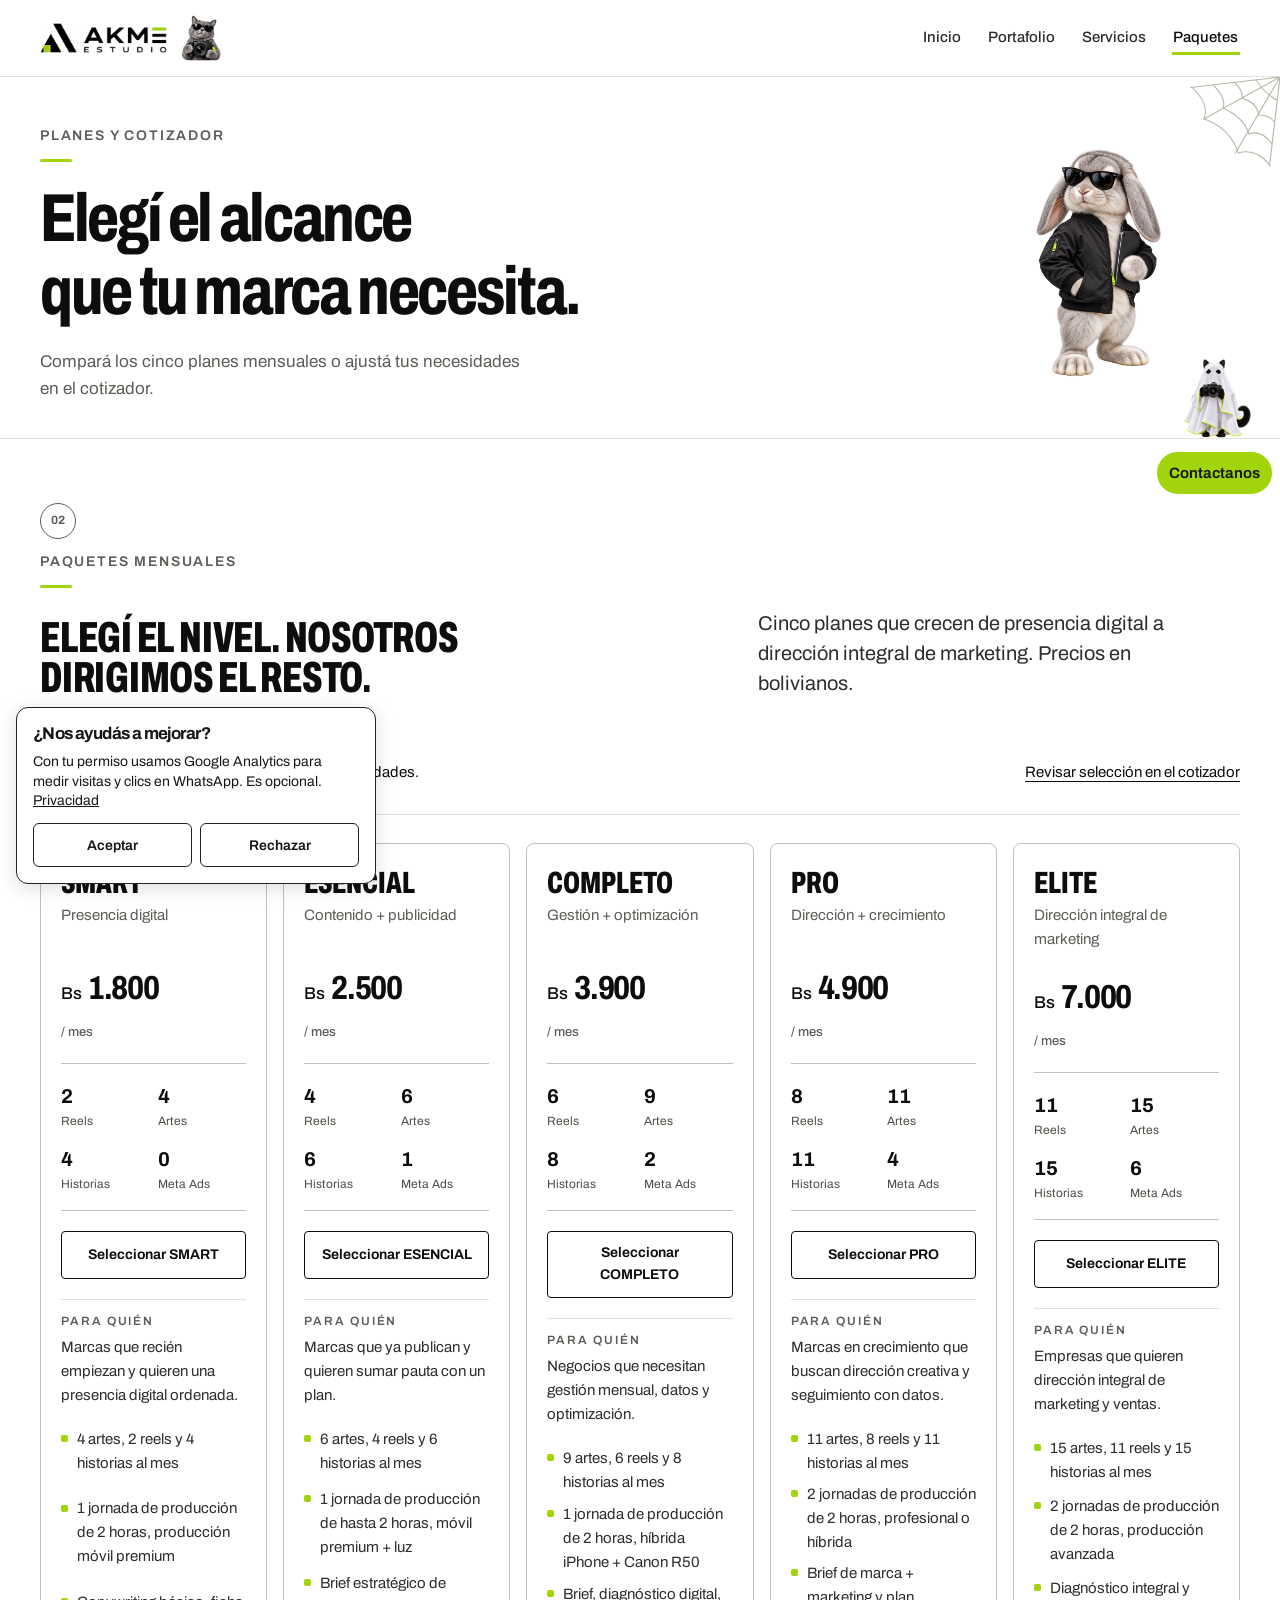
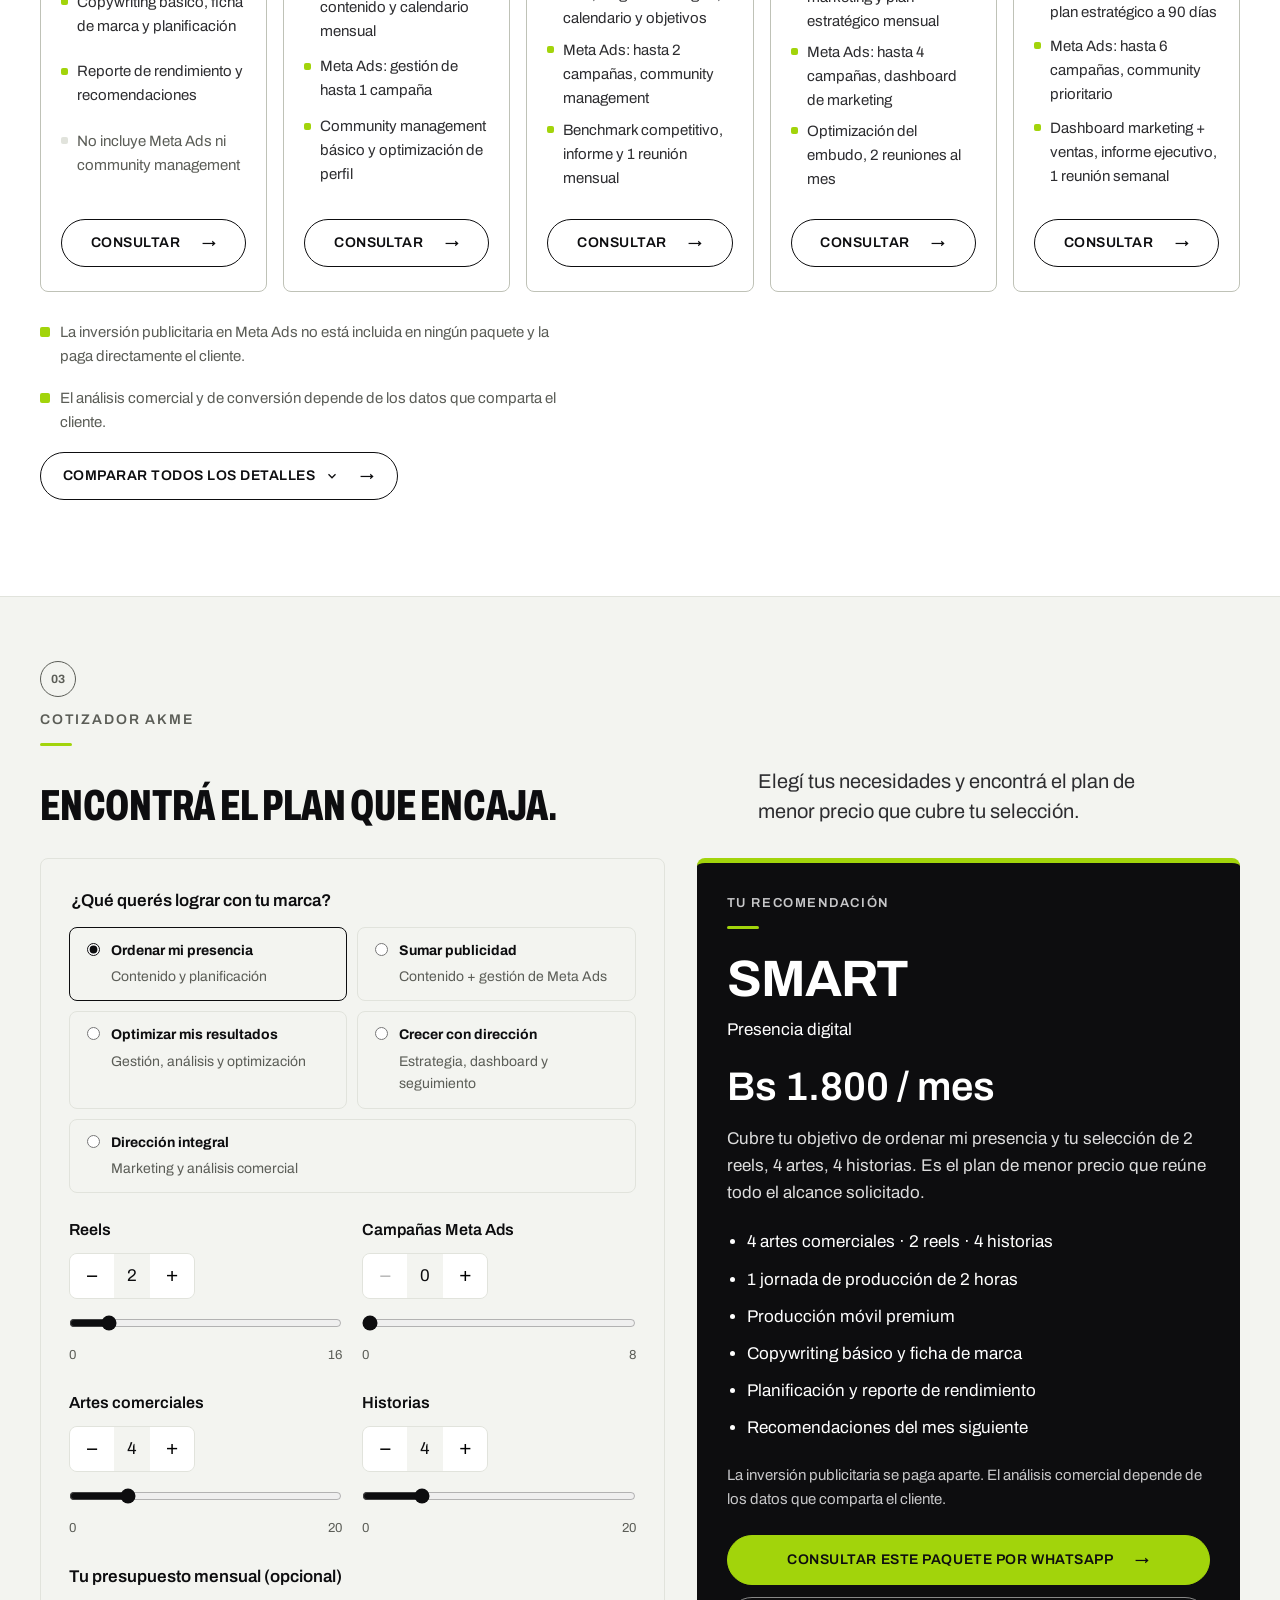
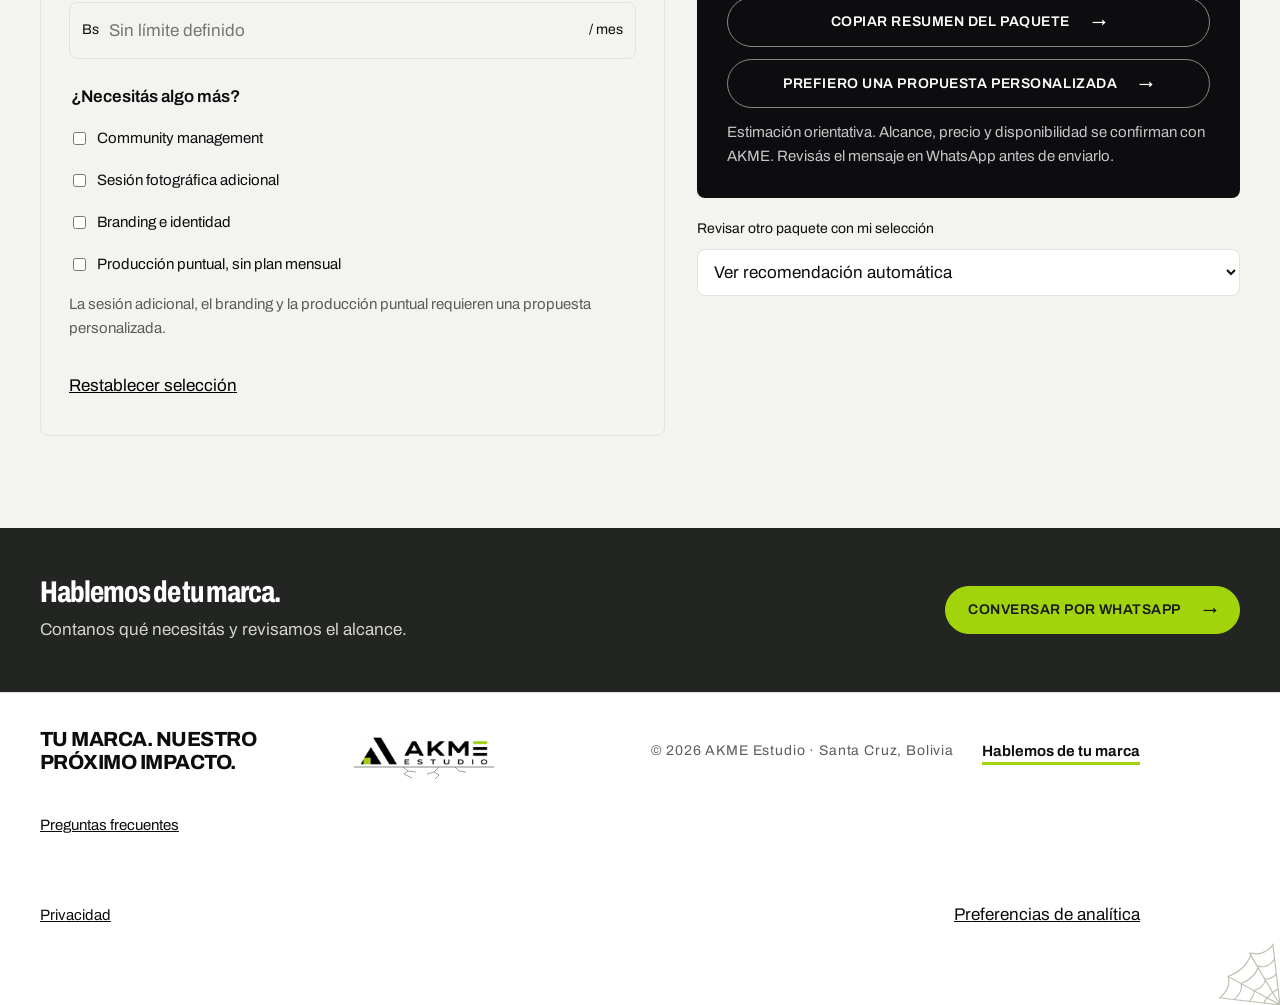
<file: planes.html>
<!doctype html><html lang="es"><head><meta charset="utf-8"><meta name="viewport" content="width=device-width, initial-scale=1"><title>Planes y cotizador · AKME Estudio</title><meta name="description" content="Compará SMART, ESENCIAL, COMPLETO, PRO y ELITE. Calculá qué plan cubre tu selección."><meta name="theme-color" content="#ffffff"><meta property="og:title" content="Planes y cotizador · AKME Estudio"><meta property="og:description" content="Compará SMART, ESENCIAL, COMPLETO, PRO y ELITE. Calculá qué plan cubre tu selección."><meta property="og:type" content="website"><link rel="icon" href="assets/isotipo.png"><link rel="preconnect" href="https://fonts.googleapis.com"><link rel="preconnect" href="https://fonts.gstatic.com" crossorigin=""><link rel="stylesheet" href="https://fonts.googleapis.com/css2?family=Archivo:ital,wdth,wght@0,62..125,100..900;1,62..125,100..900&amp;family=Instrument+Serif:ital@1&amp;display=swap"><link rel="stylesheet" href="base.css"><link rel="stylesheet" href="cotizador.css"><link rel="stylesheet" href="editorial.css?v=20261002-desktop4"><link rel="stylesheet" href="mascotas.css?v=20261002-animals3"><link rel="stylesheet" href="revista.css?v=20261002-revista1"><noscript><style>.menu-btn{display:none}.menu-panel{display:block}.gallery-bottom button,.plan-select,.plan-selection{display:none}</style></noscript><link rel="stylesheet" href="impacto.css?v=20261002-impact2"><link rel="stylesheet" href="identidad.css?v=20261003-context1"><link rel="stylesheet" href="camera.css?v=20261003-camera7"><link rel="stylesheet" href="produccion.css?v=20261002-production1"><link rel="stylesheet" href="context-interactions.css?v=20261004-motion2"><link rel="stylesheet" href="visual-interactions.css?v=20261004-six1"><link rel="stylesheet" href="halloween.css?v=20261004-season3"><link rel="stylesheet" href="analytics.css"><script src="analytics.js" defer></script></head><body data-page="planes" class="plans-page"><a class="skip" href="#contenido">Saltar al contenido</a><header class="top"><div class="wrap"><a class="brand" href="index.html" aria-label="AKME Estudio, inicio"><img src="assets/logo.png" alt="AKME Estudio" width="700" height="165"><img src="assets/akme-cat.webp" class="brand-mascot" width="48" height="48" alt=""></a><nav class="nav" aria-label="Navegación principal"><a class="link" href="index.html">Inicio</a><a class="link" href="portafolio.html">Portafolio</a><a class="link" href="servicios.html">Servicios</a><a class="link" href="planes.html" aria-current="page">Paquetes</a><span class="mobile-location" aria-hidden="true">Paquetes</span><button class="menu-btn" id="menu-btn" type="button" aria-expanded="false" aria-controls="menu-panel" aria-label="Abrir menú"><svg class="bars" viewBox="0 0 24 24" aria-hidden="true"><path d="M4 7h16M4 12h16M4 17h16"></path></svg><svg class="x" viewBox="0 0 24 24" aria-hidden="true"><path d="M6 6l12 12M18 6L6 18"></path></svg></button></nav></div><div class="menu-panel" id="menu-panel"><ul><li><a href="index.html">Inicio</a></li><li><a href="portafolio.html">Portafolio</a></li><li><a href="servicios.html">Servicios</a></li><li><a href="planes.html" aria-current="page">Paquetes</a></li><li><a href="planes.html#cotizador">Cotizar</a></li><li><a href="servicios.html#faq">Preguntas frecuentes</a></li><li><a href="index.html#contacto">Contacto</a></li></ul></div></header><main id="contenido"><section class="page-intro character-intro rabbit-intro"><div class="wrap"><div class="character-intro-copy"><p class="eyebrow">Planes y cotizador</p><h1>Elegí el alcance<br>que tu marca necesita.</h1></div><img class="intro-character" src="assets/conejo-paquetes.webp" alt="" width="600" height="900"><p class="character-intro-description">Compará los cinco planes mensuales o ajustá tus necesidades en el cotizador.</p></div></section><section class="section" id="paquetes" aria-labelledby="paquetes-title">
    <div class="wrap">
      <div class="sec-head">
        <p class="eyebrow"><span class="editorial-number" aria-hidden="true">02</span>Paquetes mensuales</p>
        <h2 id="paquetes-title" class="condensed h2">Elegí el nivel. Nosotros dirigimos el resto.</h2>
        <p class="lead">Cinco planes que crecen de presencia digital a dirección integral de marketing. Precios en bolivianos.</p>
      </div>

      <div class="plan-selection"><p id="plan-selection-status" role="status" aria-live="polite">Seleccioná un plan para compararlo con tus necesidades.</p><a href="#cotizador">Revisar selección en el cotizador</a></div><div class="plans-grid">
        <article class="plan" data-plan="smart">
          <div><span class="plan-name">Smart</span><span class="plan-focus">Presencia digital</span></div>
          <p class="plan-price"><span>Bs</span><b>1.800</b><small>/ mes</small></p><dl class="plan-metrics" aria-label="Entregables mensuales"><div><dt>Reels</dt><dd>2</dd></div><div><dt>Artes</dt><dd>4</dd></div><div><dt>Historias</dt><dd>4</dd></div><div><dt>Meta Ads</dt><dd>0</dd></div></dl><button type="button" class="plan-select" data-plan="smart" data-name="SMART" aria-pressed="false">Seleccionar SMART</button>
          <p class="who"><b>Para quién</b>Marcas que recién empiezan y quieren una presencia digital ordenada.</p>
          <ul>
            <li>4 artes, 2 reels y 4 historias al mes</li>
            <li>1 jornada de producción de 2 horas, producción móvil premium</li>
            <li>Copywriting básico, ficha de marca y planificación</li>
            <li>Reporte de rendimiento y recomendaciones</li>
            <li class="no">No incluye Meta Ads ni community management</li>
          </ul>
          <a class="btn ghost" data-wa="Hola AKME, quiero información del paquete SMART." href="https://wa.me/59157385254" data-analytics-wa="package" data-analytics-package="smart">Consultar</a>
        </article>
        <article class="plan" data-plan="esencial">
          <div><span class="plan-name">Esencial</span><span class="plan-focus">Contenido + publicidad</span></div>
          <p class="plan-price"><span>Bs</span><b>2.500</b><small>/ mes</small></p><dl class="plan-metrics" aria-label="Entregables mensuales"><div><dt>Reels</dt><dd>4</dd></div><div><dt>Artes</dt><dd>6</dd></div><div><dt>Historias</dt><dd>6</dd></div><div><dt>Meta Ads</dt><dd>1</dd></div></dl><button type="button" class="plan-select" data-plan="esencial" data-name="ESENCIAL" aria-pressed="false">Seleccionar ESENCIAL</button>
          <p class="who"><b>Para quién</b>Marcas que ya publican y quieren sumar pauta con un plan.</p>
          <ul>
            <li>6 artes, 4 reels y 6 historias al mes</li>
            <li>1 jornada de producción de hasta 2 horas, móvil premium + luz</li>
            <li>Brief estratégico de contenido y calendario mensual</li>
            <li>Meta Ads: gestión de hasta 1 campaña</li>
            <li>Community management básico y optimización de perfil</li>
          </ul>
          <a class="btn ghost" data-wa="Hola AKME, quiero información del paquete ESENCIAL." href="https://wa.me/59157385254" data-analytics-wa="package" data-analytics-package="esencial">Consultar</a>
        </article>
        <article class="plan" data-plan="completo">
          <div><span class="plan-name">Completo</span><span class="plan-focus">Gestión + optimización</span></div>
          <p class="plan-price"><span>Bs</span><b>3.900</b><small>/ mes</small></p><dl class="plan-metrics" aria-label="Entregables mensuales"><div><dt>Reels</dt><dd>6</dd></div><div><dt>Artes</dt><dd>9</dd></div><div><dt>Historias</dt><dd>8</dd></div><div><dt>Meta Ads</dt><dd>2</dd></div></dl><button type="button" class="plan-select" data-plan="completo" data-name="COMPLETO" aria-pressed="false">Seleccionar COMPLETO</button>
          <p class="who"><b>Para quién</b>Negocios que necesitan gestión mensual, datos y optimización.</p>
          <ul>
            <li>9 artes, 6 reels y 8 historias al mes</li>
            <li>1 jornada de producción de 2 horas, híbrida iPhone + Canon R50</li>
            <li>Brief, diagnóstico digital, calendario y objetivos</li>
            <li>Meta Ads: hasta 2 campañas, community management</li>
            <li>Benchmark competitivo, informe y 1 reunión mensual</li>
          </ul>
          <a class="btn ghost" data-wa="Hola AKME, quiero información del paquete COMPLETO." href="https://wa.me/59157385254" data-analytics-wa="package" data-analytics-package="completo">Consultar</a>
        </article>
        <article class="plan" data-plan="pro">
          <div><span class="plan-name">Pro</span><span class="plan-focus">Dirección + crecimiento</span></div>
          <p class="plan-price"><span>Bs</span><b>4.900</b><small>/ mes</small></p><dl class="plan-metrics" aria-label="Entregables mensuales"><div><dt>Reels</dt><dd>8</dd></div><div><dt>Artes</dt><dd>11</dd></div><div><dt>Historias</dt><dd>11</dd></div><div><dt>Meta Ads</dt><dd>4</dd></div></dl><button type="button" class="plan-select" data-plan="pro" data-name="PRO" aria-pressed="false">Seleccionar PRO</button>
          <p class="who"><b>Para quién</b>Marcas en crecimiento que buscan dirección creativa y seguimiento con datos.</p>
          <ul>
            <li>11 artes, 8 reels y 11 historias al mes</li>
            <li>2 jornadas de producción de 2 horas, profesional o híbrida</li>
            <li>Brief de marca + marketing y plan estratégico mensual</li>
            <li>Meta Ads: hasta 4 campañas, dashboard de marketing</li>
            <li>Optimización del embudo, 2 reuniones al mes</li>
          </ul>
          <a class="btn ghost" data-wa="Hola AKME, quiero información del paquete PRO." href="https://wa.me/59157385254" data-analytics-wa="package" data-analytics-package="pro">Consultar</a>
        </article>
        <article class="plan" data-plan="elite">
          <div><span class="plan-name">Elite</span><span class="plan-focus">Dirección integral de marketing</span></div>
          <p class="plan-price"><span>Bs</span><b>7.000</b><small>/ mes</small></p><dl class="plan-metrics" aria-label="Entregables mensuales"><div><dt>Reels</dt><dd>11</dd></div><div><dt>Artes</dt><dd>15</dd></div><div><dt>Historias</dt><dd>15</dd></div><div><dt>Meta Ads</dt><dd>6</dd></div></dl><button type="button" class="plan-select" data-plan="elite" data-name="ELITE" aria-pressed="false">Seleccionar ELITE</button>
          <p class="who"><b>Para quién</b>Empresas que quieren dirección integral de marketing y ventas.</p>
          <ul>
            <li>15 artes, 11 reels y 15 historias al mes</li>
            <li>2 jornadas de producción de 2 horas, producción avanzada</li>
            <li>Diagnóstico integral y plan estratégico a 90 días</li>
            <li>Meta Ads: hasta 6 campañas, community prioritario</li>
            <li>Dashboard marketing + ventas, informe ejecutivo, 1 reunión semanal</li>
          </ul>
          <a class="btn ghost" data-wa="Hola AKME, quiero información del paquete ELITE." href="https://wa.me/59157385254" data-analytics-wa="package" data-analytics-package="elite">Consultar</a>
        </article>
      </div>

      <div class="plans-foot">
        <p class="note">La inversión publicitaria en Meta Ads no está incluida en ningún paquete y la paga directamente el cliente.</p>
        <p class="note">El análisis comercial y de conversión depende de los datos que comparta el cliente.</p>
        <div class="compare-row">
          <button class="btn ghost compare-btn" type="button" id="compare-btn" aria-expanded="false" aria-controls="compare">
            Comparar todos los detalles
            <svg viewBox="0 0 24 24" aria-hidden="true"><path d="M6 9l6 6 6-6"></path></svg>
          </button>
        </div>
      </div>

      <div class="compare" id="compare" hidden="">
        <p class="scroll-hint">Deslizá la tabla hacia los costados para ver los cinco planes</p>
        <div class="table-scroll" tabindex="0" role="region" aria-label="Comparativa completa de paquetes">
          <table class="plans">
            <caption class="sr">Comparativa de paquetes mensuales de AKME Estudio, precios en bolivianos</caption>
            <thead>
              <tr>
                <th scope="col"><span class="sr">Detalle</span></th>
                <th scope="col"><span class="plan-name">Smart</span><span class="plan-focus">Presencia digital</span><span class="plan-price"><span>Bs</span><b>1.800</b><small>/ mes</small></span></th>
                <th scope="col"><span class="plan-name">Esencial</span><span class="plan-focus">Contenido + publicidad</span><span class="plan-price"><span>Bs</span><b>2.500</b><small>/ mes</small></span></th>
                <th scope="col"><span class="plan-name">Completo</span><span class="plan-focus">Gestión + optimización</span><span class="plan-price"><span>Bs</span><b>3.900</b><small>/ mes</small></span></th>
                <th scope="col"><span class="plan-name">Pro</span><span class="plan-focus">Dirección + crecimiento</span><span class="plan-price"><span>Bs</span><b>4.900</b><small>/ mes</small></span></th>
                <th scope="col"><span class="plan-name">Elite</span><span class="plan-focus">Dirección integral de marketing</span><span class="plan-price"><span>Bs</span><b>7.000</b><small>/ mes</small></span></th>
              </tr>
            </thead>
            <tbody>
              <tr><th scope="row">Artes</th><td class="q">4</td><td class="q">6</td><td class="q">9</td><td class="q">11</td><td class="q">15</td></tr>
              <tr><th scope="row">Reels</th><td class="q">2</td><td class="q">4</td><td class="q">6</td><td class="q">8</td><td class="q">11</td></tr>
              <tr><th scope="row">Historias</th><td class="q">4</td><td class="q">6</td><td class="q">8</td><td class="q">11</td><td class="q">15</td></tr>
              <tr><th scope="row">Jornadas de producción</th><td>1 jornada · 2 h</td><td>1 jornada · hasta 2 h</td><td>1 jornada · 2 h</td><td>2 jornadas · 2 h c/u</td><td>2 jornadas · 2 h c/u</td></tr>
              <tr><th scope="row">Equipo</th><td>Móvil premium</td><td>Móvil premium + luz</td><td>Híbrida: iPhone + Canon R50</td><td>Profesional / híbrida</td><td>Profesional avanzada</td></tr>
              <tr><th scope="row">Meta Ads</th><td class="no">No incluye</td><td>Hasta 1 campaña</td><td>Hasta 2 campañas</td><td>Hasta 4 campañas</td><td>Hasta 6 campañas</td></tr>
              <tr><th scope="row">Community management</th><td class="no">No incluye</td><td>Básico</td><td>Incluido</td><td>Incluido</td><td>Prioritario</td></tr>
              <tr><th scope="row">Estrategia</th><td>Ficha inicial de marca y planificación básica</td><td>Brief estratégico de contenido y calendario mensual</td><td>Brief, diagnóstico digital, calendario y objetivos</td><td>Brief de marca + marketing y plan estratégico mensual</td><td>Diagnóstico integral y plan estratégico a 90 días</td></tr>
              <tr><th scope="row">Medición</th><td>Reporte de rendimiento</td><td>Análisis de contenido y publicidad</td><td>Análisis de datos, benchmark competitivo e informe mensual</td><td>Dashboard de marketing y análisis avanzado de contenido, campañas y leads</td><td>Dashboard marketing + ventas, KPIs, análisis comercial e informe ejecutivo</td></tr>
              <tr><th scope="row">Optimización</th><td class="no">—</td><td>Básica de perfil</td><td>Mensual de contenido y campañas</td><td>Embudo digital y proceso de atención</td><td>Procesos y conversión comercial</td></tr>
              <tr><th scope="row">Dirección creativa</th><td class="no">—</td><td class="no">—</td><td>Básica + guía visual de redes</td><td>Incluida</td><td>Integral</td></tr>
              <tr><th scope="row">Seguimiento</th><td>Recomendaciones para el mes siguiente</td><td>Recomendaciones de mejora</td><td>1 reunión mensual</td><td>2 reuniones al mes y seguimiento quincenal</td><td>1 reunión semanal y seguimiento estratégico semanal</td></tr>
            </tbody>
          </table>
        </div>
      </div>
    </div>
  </section><section class="section" id="cotizador" aria-labelledby="quote-title">
    <div class="wrap">
      <div class="sec-head">
        <p class="eyebrow"><span class="editorial-number" aria-hidden="true">03</span>Cotizador AKME</p>
        <h2 class="condensed h2" id="quote-title">Encontrá el plan que encaja.</h2>
        <p class="lead">Elegí tus necesidades y encontrá el plan de menor precio que cubre tu selección.</p>
      </div>
      <noscript><p>Activá JavaScript para calcular tu recomendación, o revisá los <a href="#paquetes">cinco paquetes mensuales</a> y <a href="#contacto">contactanos</a>.</p></noscript>
      <div class="quote-grid">
        <div class="quote-form">
          <fieldset><legend>¿Qué querés lograr con tu marca?</legend><div class="quote-goals" id="quote-goals"></div></fieldset>
          <div class="quote-quantities" id="quote-quantities"></div>
          <label class="quote-label" for="quote-budget">Tu presupuesto mensual (opcional)</label>
          <div class="quote-budget"><span>Bs</span><input id="quote-budget" type="number" inputmode="decimal" min="0" step="any" placeholder="Sin límite definido"><span>/ mes</span></div>
          <fieldset><legend>¿Necesitás algo más?</legend><div class="quote-extras" id="quote-extras"></div><p class="quote-help">La sesión adicional, el branding y la producción puntual requieren una propuesta personalizada.</p></fieldset>
          <button type="button" class="quote-reset" id="quote-reset">Restablecer selección</button>
        </div>
        <div>
          <aside class="quote-result" aria-labelledby="quote-name">
            <div aria-live="polite" aria-atomic="true">
              <p class="eyebrow" id="quote-status">Tu recomendación</p>
              <h3 id="quote-name">SMART</h3><p id="quote-focus">Presencia digital</p>
              <p class="quote-price" id="quote-price">Bs 1.800 / mes</p>
              <p class="quote-reason" id="quote-reason">Elegí tus entregables para ajustar la recomendación.</p>
              <ul class="quote-details" id="quote-details"></ul>
            </div>
            <p class="quote-help">La inversión publicitaria se paga aparte. El análisis comercial depende de los datos que comparta el cliente.</p>
            <div class="quote-actions">
              <a class="btn lime" id="quote-wa" href="https://wa.me/59157385254" target="_blank" rel="noopener">Consultar este paquete por WhatsApp</a>
              <button type="button" class="btn quote-copy" id="quote-copy">Copiar resumen del paquete</button>
              <button type="button" class="btn quote-copy" id="quote-open-custom">Prefiero una propuesta personalizada</button>
            </div>
            <p class="quote-help">Estimación orientativa. Alcance, precio y disponibilidad se confirman con AKME. Revisás el mensaje en WhatsApp antes de enviarlo.</p>
          </aside>
          <div class="quote-inspect"><label for="quote-inspect">Revisar otro paquete con mi selección</label><select id="quote-inspect"><option value="">Ver recomendación automática</option></select></div>
        </div>
      </div>
      <section class="quote-custom" id="quote-custom" aria-labelledby="quote-custom-title" hidden="">
        <h3 id="quote-custom-title">Una propuesta a tu medida</h3>
        <p>Revisemos tu alcance. El precio se define según lo que necesitás.</p>
        <p class="quote-help" id="quote-custom-selection"></p>
        <label class="quote-label" for="quote-note">Contanos el detalle (opcional)</label>
        <textarea id="quote-note" maxlength="1200" rows="3" placeholder="Por ejemplo: una campaña de lanzamiento, varias marcas o una producción especial."></textarea>
        <a class="btn lime" id="quote-custom-wa" href="https://wa.me/59157385254" target="_blank" rel="noopener">Consultar propuesta por WhatsApp</a>
        <button class="btn ghost" id="quote-custom-copy" type="button">Copiar solicitud personalizada</button>
        <p class="quote-help">La solicitud se prepara aquí. No se envía automáticamente.</p>
      </section>
      <p class="quote-help" id="quote-copy-status" role="status"></p>
      <div class="quote-fallback" id="quote-fallback" hidden=""><label for="quote-fallback-text">Resumen para copiar manualmente</label><textarea id="quote-fallback-text" readonly="" rows="8"></textarea></div>
    </div>
  </section><section class="page-contact" aria-label="Contacto"><div class="wrap"><div><h2>Hablemos de tu marca.</h2><p>Contanos qué necesitás y revisamos el alcance.</p></div><a class="btn" href="https://wa.me/59157385254" data-wa="Hola AKME, quiero conversar sobre mi marca." data-analytics-wa="contact">Conversar por WhatsApp</a></div></section></main><footer class="foot"><div class="wrap"><div class="impact-closing"><p class="impact-phrase">TU MARCA. NUESTRO PRÓXIMO IMPACTO.</p><div class="impact-unit"><a href="index.html" aria-label="Inicio AKME" class="impact-logo" title="Ver impacto e ir al inicio"><img src="assets/logo.png" alt="AKME Estudio" width="700" height="165" loading="lazy"><svg class="impact-ground" viewBox="0 0 140 16" aria-hidden="true" focusable="false"><path class="impact-floor" d="M0 3H140"></path><path class="impact-cracks" d="M49 3l5 4-4 3 8 4M54 7l8 1M85 3l-5 5 5 3-4 4M80 8l-7 2M101 3l4 4 7 1"></path><path class="impact-spark" d="M11 0L5-5M26-1L24-7M117-1L119-7M130 0L137-5"></path></svg></a></div></div><small>© 2026 AKME Estudio · Santa Cruz, Bolivia</small><a href="index.html#contacto" class="footer-contact">Hablemos de tu marca</a><a href="servicios.html#faq">Preguntas frecuentes</a></div><div class="wrap"><a href="servicios.html#privacidad">Privacidad</a><button type="button" data-analytics-preferences aria-controls="analytics-preferences" aria-expanded="false">Preferencias de analítica</button></div></footer><script src="seasonal-config.js?v=20261004-season1" defer></script><script src="halloween.js?v=20261004-season3" defer></script><script src="site.js" defer=""></script><script type="module" src="cotizador.mjs"></script><a class="quote-mascot" href="https://wa.me/59157385254" aria-label="Contactanos por WhatsApp" data-wa="Hola AKME, quiero conversar sobre mi marca." target="_blank" rel="noopener" data-analytics-wa="floating"><i class="camera-cue" aria-hidden="true" hidden>Sonríe</i><i class="camera-figure" aria-hidden="true"><img src="assets/akme-cat.webp" width="96" height="96" alt=""><i class="camera-glint"></i></i><span>Contactanos</span></a><script src="mascotas.js?v=20261003-camera7" defer=""></script><script src="revista.js?v=20261003-context1" defer=""></script><script src="impacto.js?v=20261004-motion2" defer=""></script><script src="camera.js?v=20261003-camera6" defer=""></script><script src="media-ready.js?v=20261002-production1" defer=""></script><script src="context-interactions.js?v=20261004-motion2" defer></script><script src="visual-interactions.js?v=20261004-six1" defer></script></body></html>
</file>
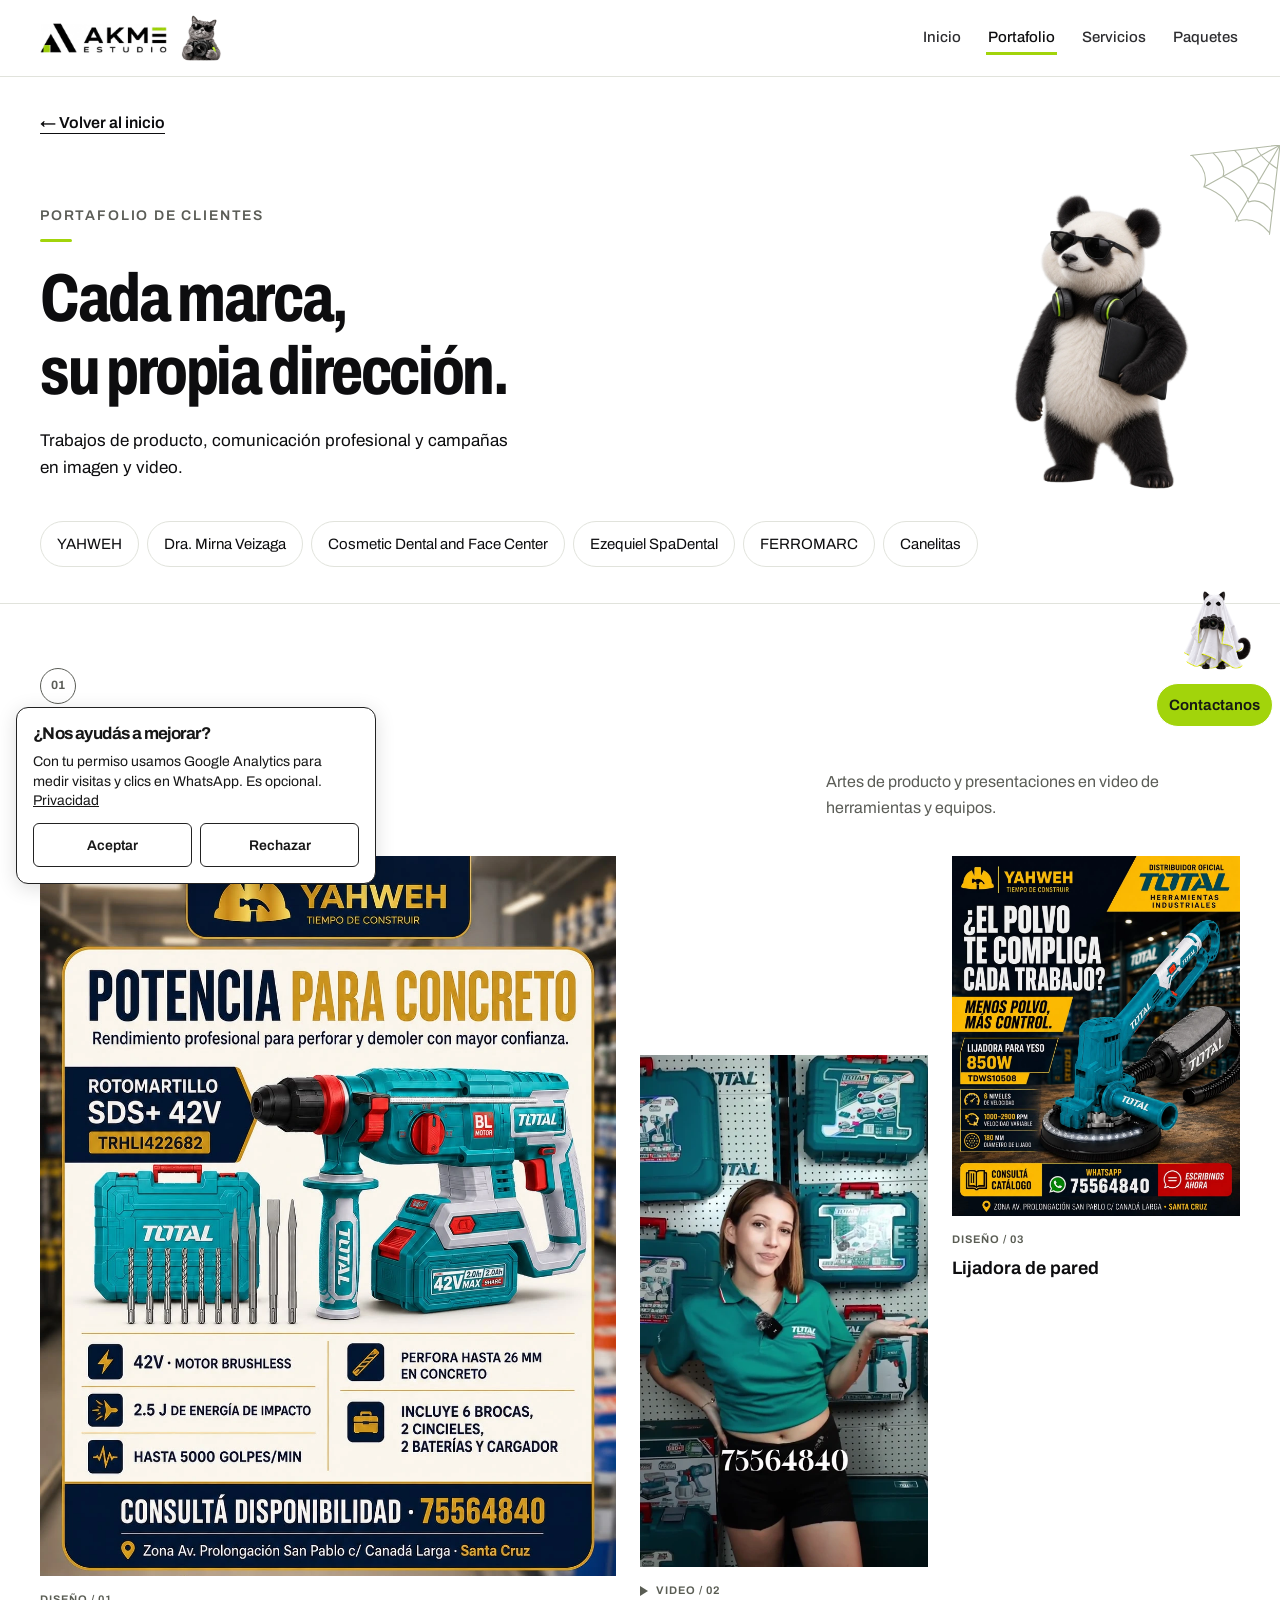
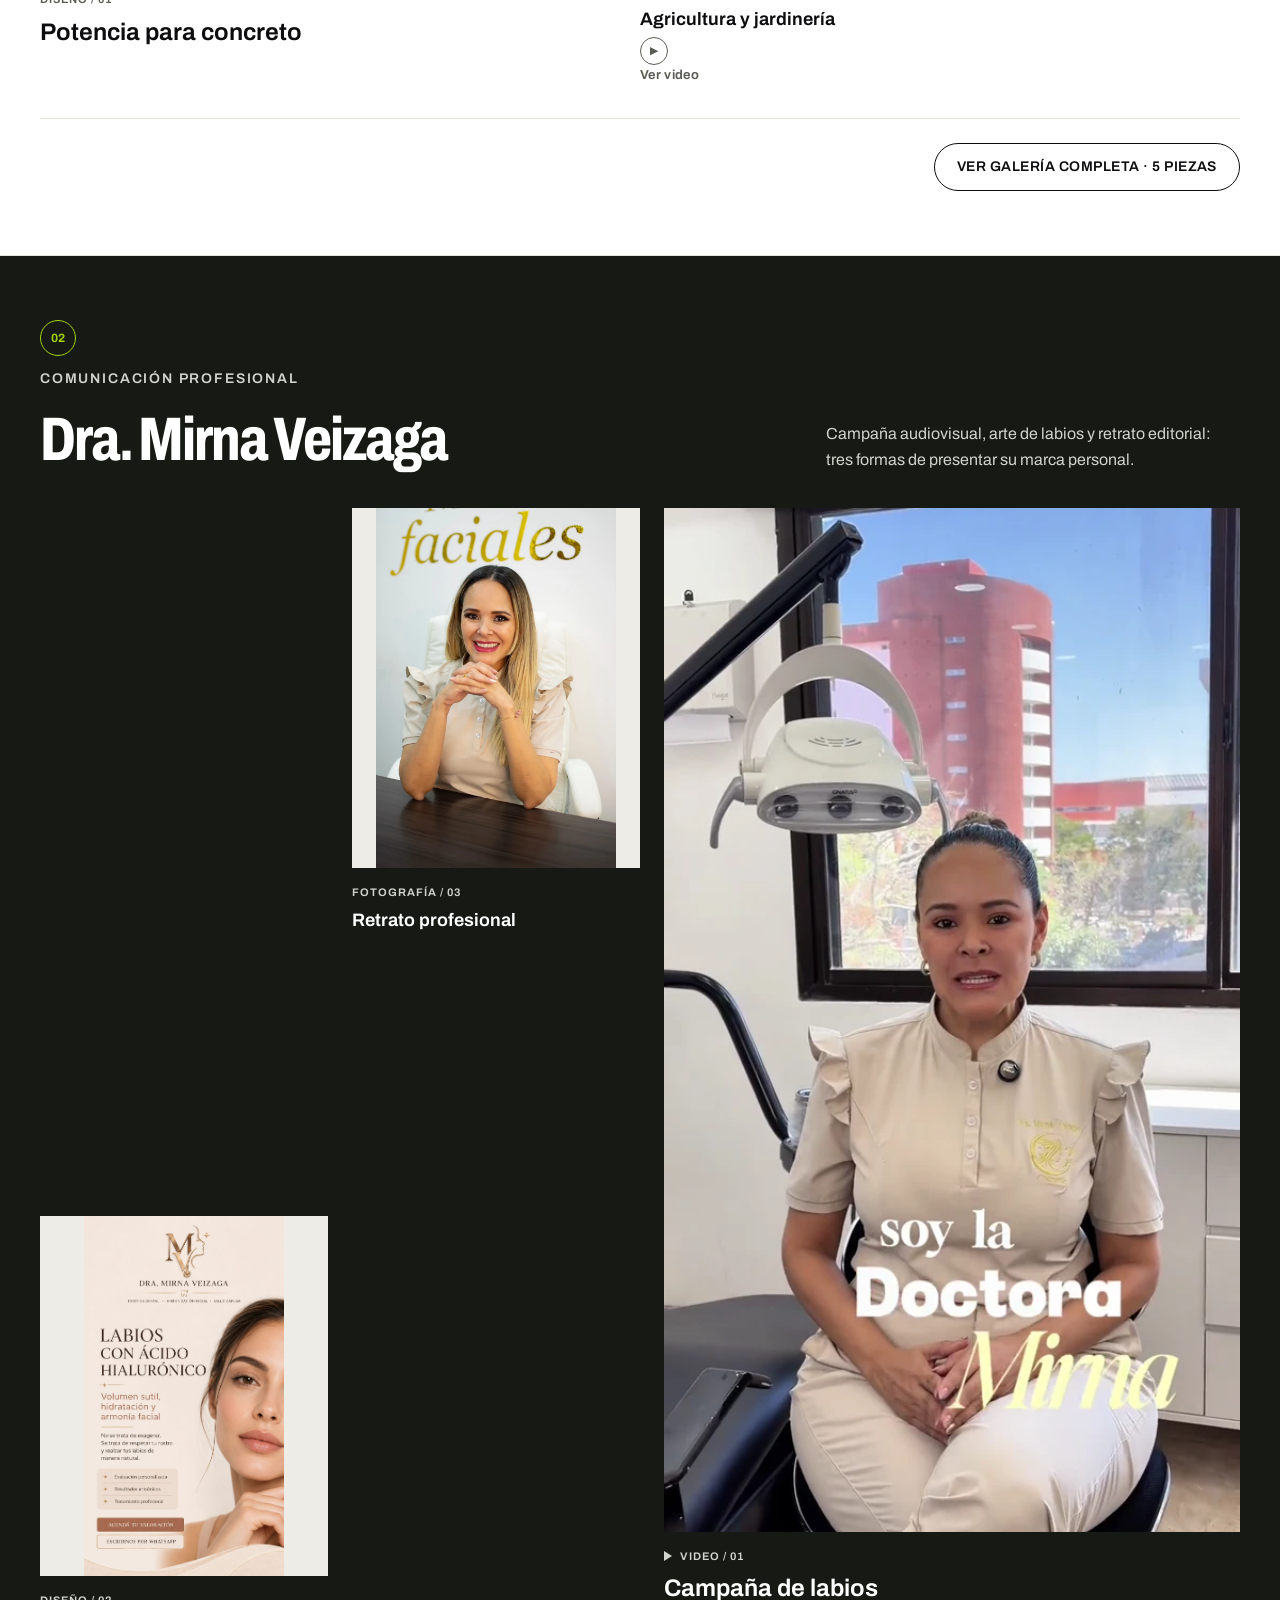
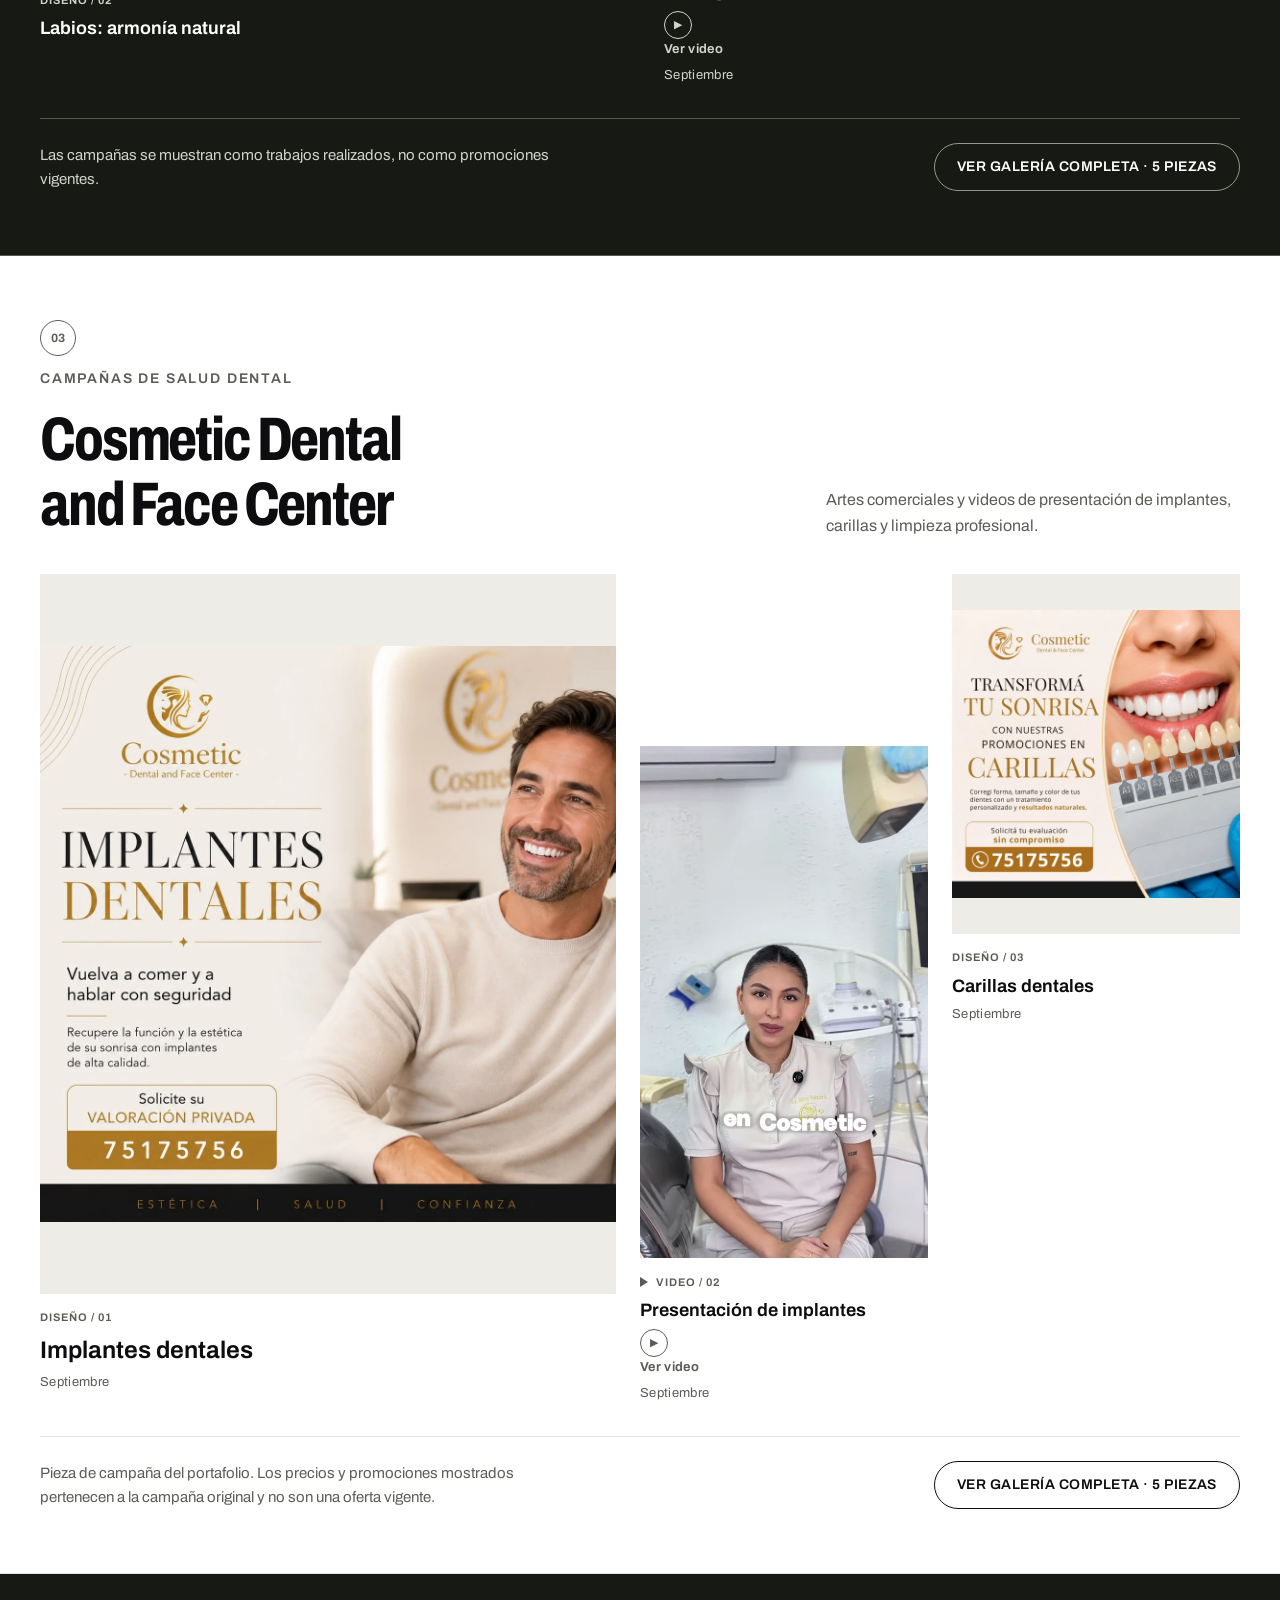
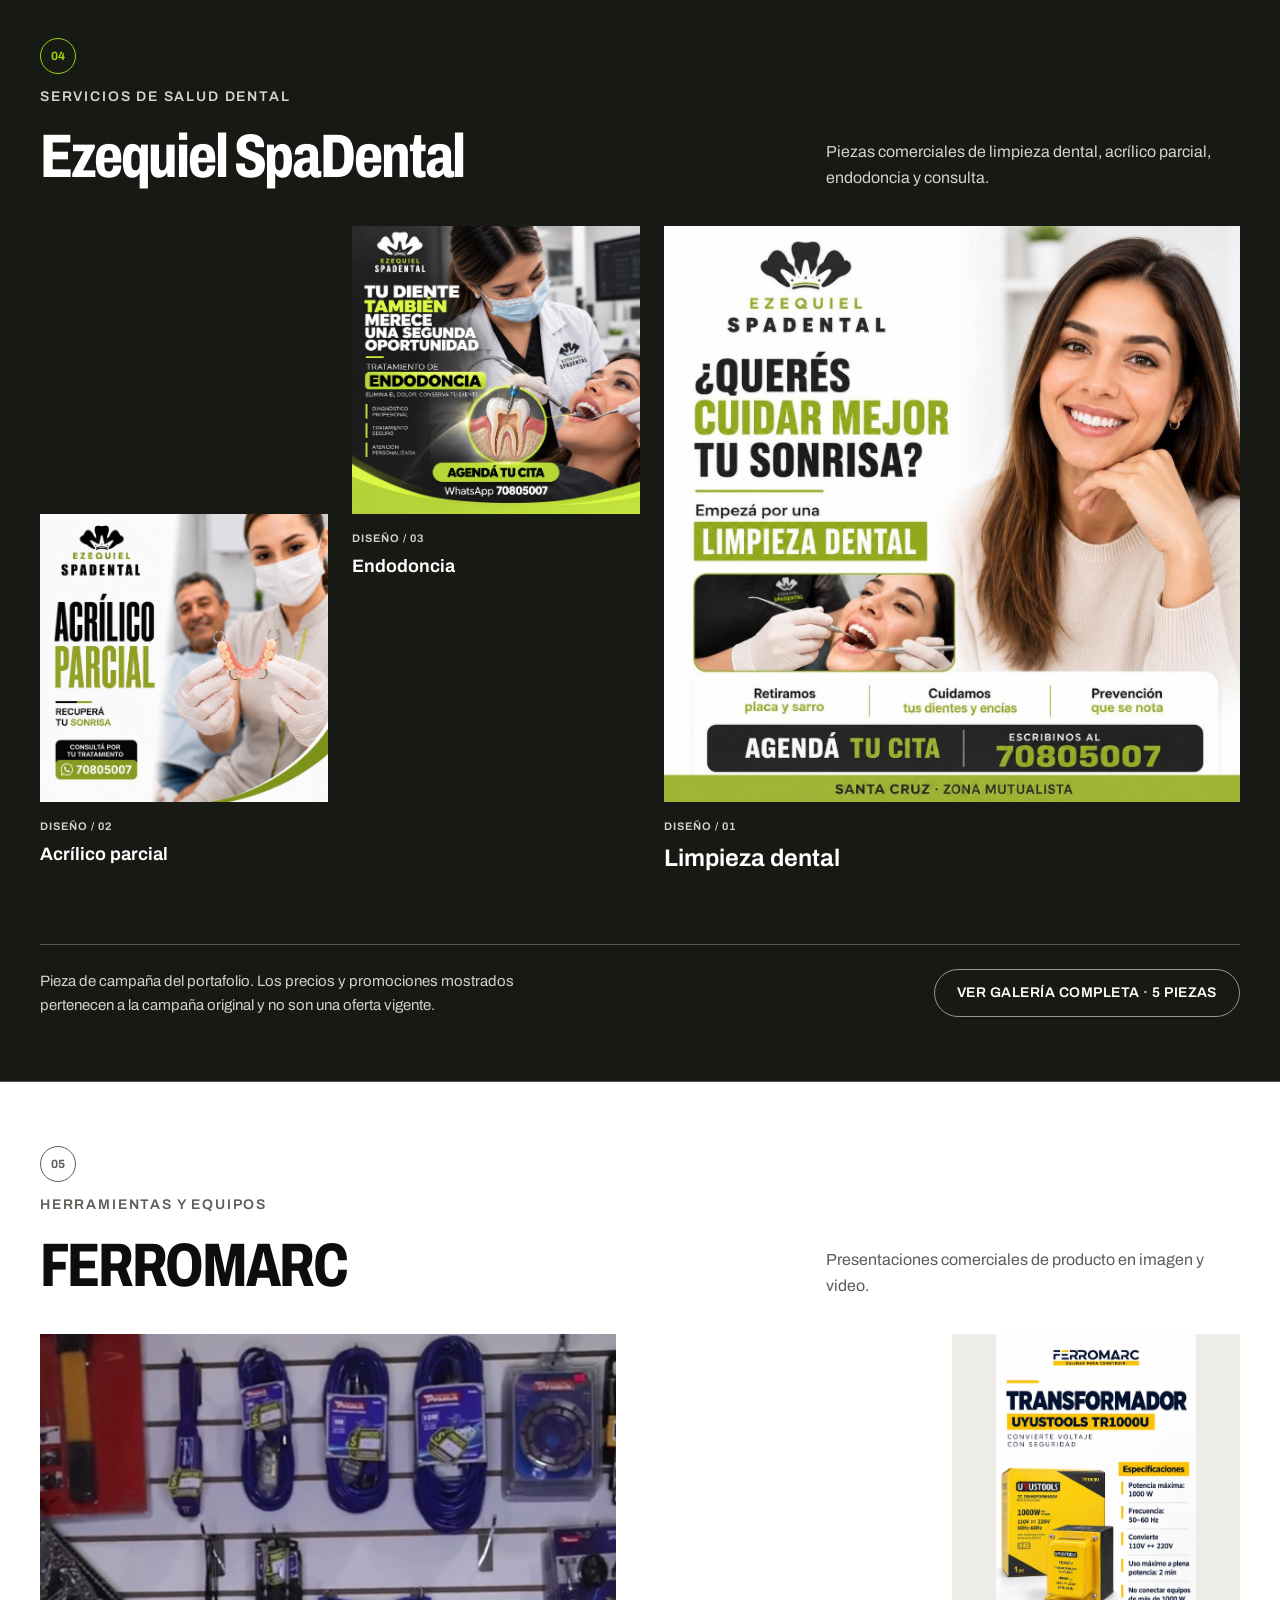
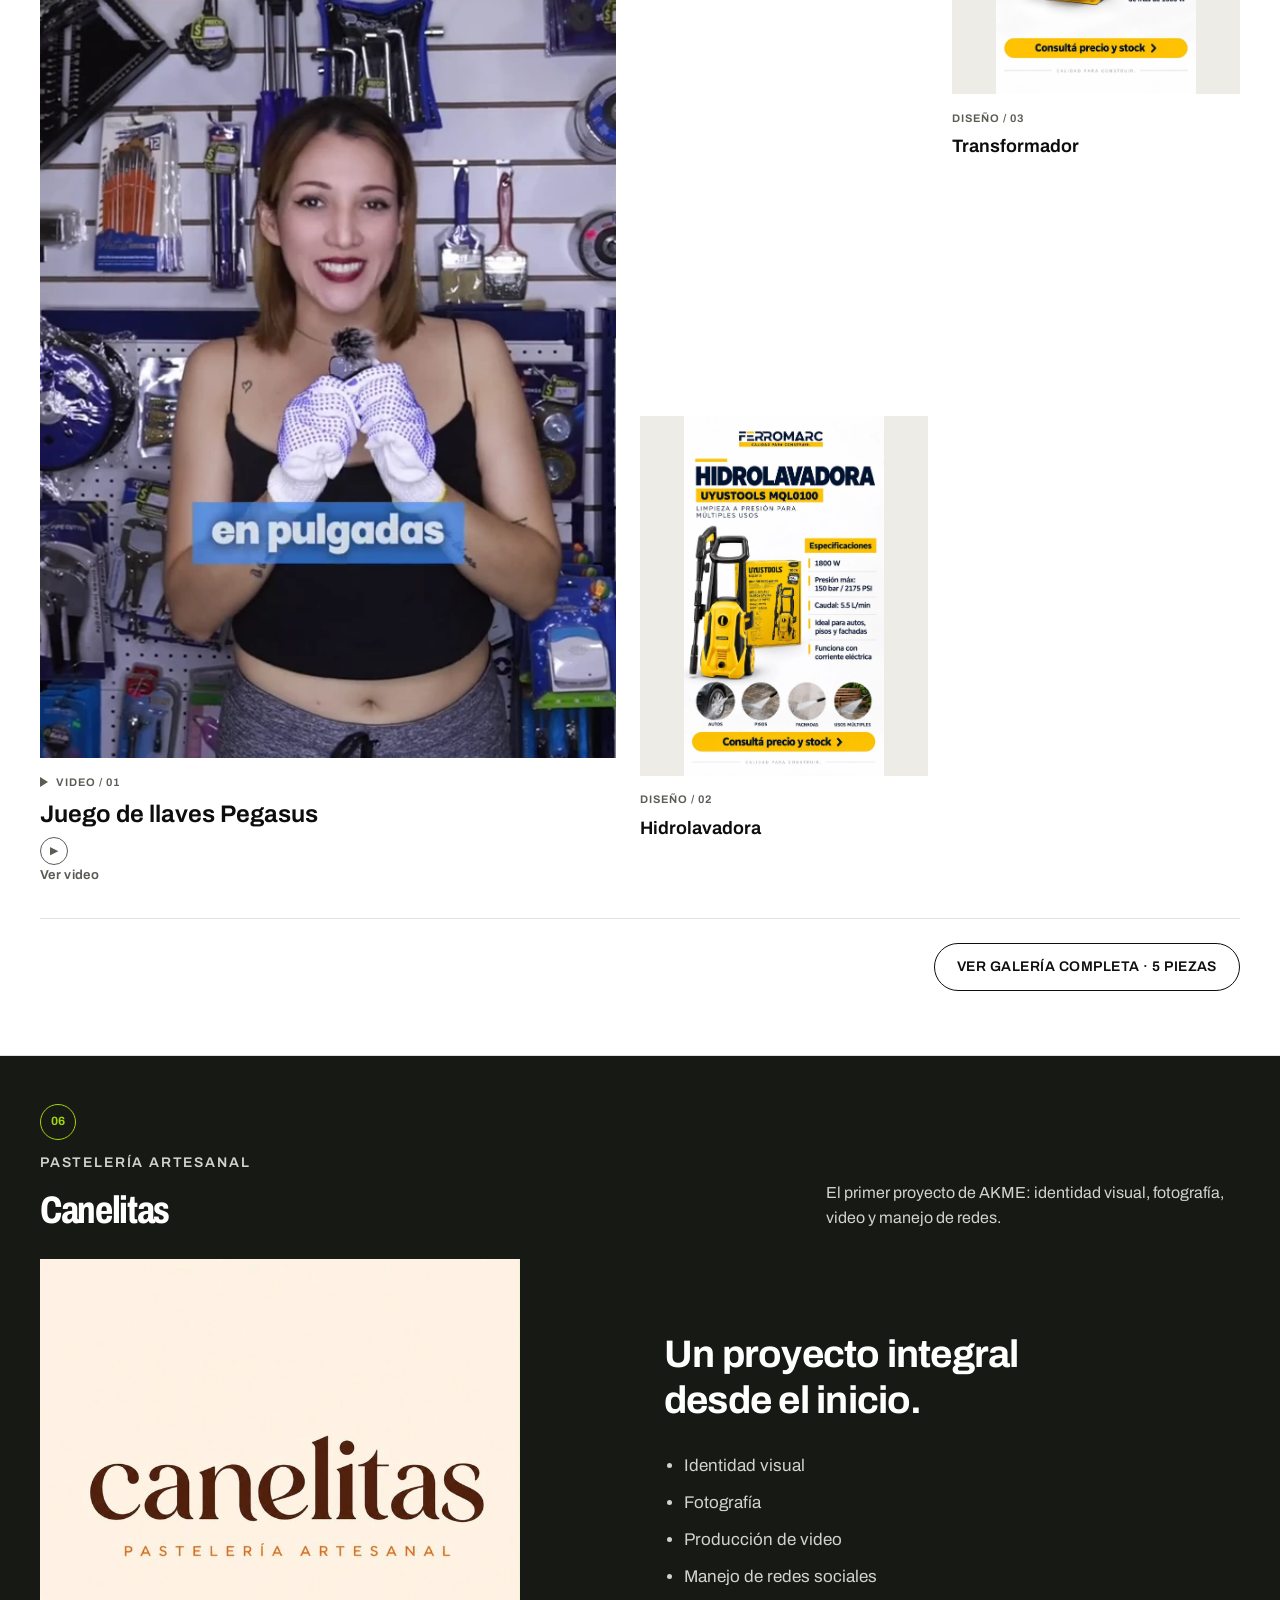
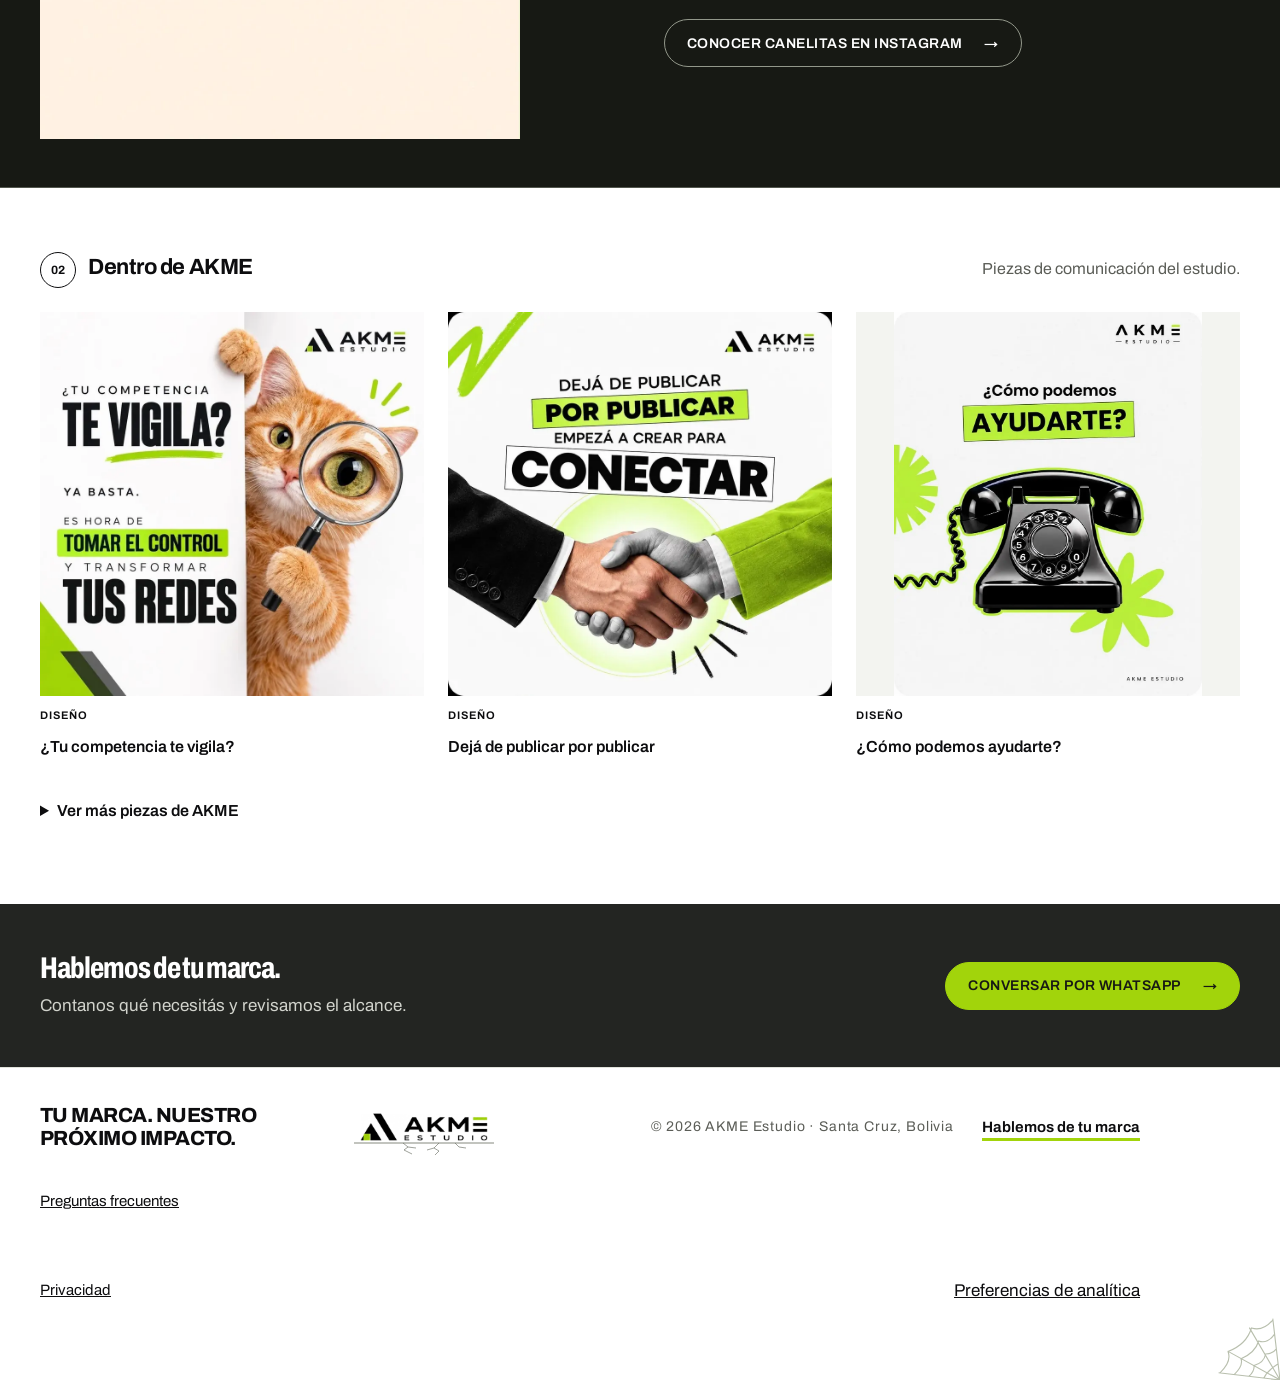
<file: portafolio.html>
<!doctype html><html lang="es"><head><meta charset="utf-8"><meta name="viewport" content="width=device-width, initial-scale=1"><title>Portafolio · AKME Estudio</title><meta name="description" content="Galerías de trabajos de YAHWEH, Dra. Mirna Veizaga, Cosmetic, Ezequiel SpaDental, FERROMARC y Canelitas."><meta name="theme-color" content="#ffffff"><meta property="og:title" content="Portafolio · AKME Estudio"><meta property="og:description" content="Galerías de trabajos de YAHWEH, Dra. Mirna Veizaga, Cosmetic, Ezequiel SpaDental, FERROMARC y Canelitas."><meta property="og:type" content="website"><link rel="icon" href="assets/isotipo.png"><link rel="preconnect" href="https://fonts.googleapis.com"><link rel="preconnect" href="https://fonts.gstatic.com" crossorigin=""><link rel="stylesheet" href="https://fonts.googleapis.com/css2?family=Archivo:ital,wdth,wght@0,62..125,100..900;1,62..125,100..900&amp;family=Instrument+Serif:ital@1&amp;display=swap"><link rel="stylesheet" href="base.css"><link rel="stylesheet" href="editorial.css?v=20261002-desktop4"><link rel="stylesheet" href="mascotas.css?v=20261002-animals3"><link rel="stylesheet" href="revista.css?v=20261002-revista1"><noscript><style>.menu-btn{display:none}.menu-panel{display:block}.gallery-bottom button,.plan-select{display:none}</style></noscript><link rel="stylesheet" href="impacto.css?v=20261002-impact2"><link rel="stylesheet" href="canelitas.css?v=20261002-canelitas1"><link rel="stylesheet" href="spadental.css?v=20261002-final"><link rel="stylesheet" href="identidad.css?v=20261003-context1"><link rel="stylesheet" href="camera.css?v=20261003-camera7"><link rel="stylesheet" href="produccion.css?v=20261002-production1"><link rel="stylesheet" href="gallery-tools.css?v=20261003-context1"><link rel="stylesheet" href="context-interactions.css?v=20261004-motion2"><link rel="stylesheet" href="visual-interactions.css?v=20261004-six1"><link rel="stylesheet" href="halloween.css?v=20261004-season3"><link rel="stylesheet" href="analytics.css"><script src="analytics.js" defer></script></head><body data-page="portafolio" class=""><a class="skip" href="#contenido">Saltar al contenido</a><header class="top"><div class="wrap"><a class="brand" href="index.html" aria-label="AKME Estudio, inicio"><img src="assets/logo.png" alt="AKME Estudio" width="700" height="165"><img src="assets/akme-cat.webp" class="brand-mascot" width="48" height="48" alt=""></a><nav class="nav" aria-label="Navegación principal"><a class="link" href="index.html">Inicio</a><a class="link" href="portafolio.html" aria-current="page">Portafolio</a><a class="link" href="servicios.html">Servicios</a><a class="link" href="planes.html">Paquetes</a><span class="mobile-location" aria-hidden="true">Portafolio</span><button class="menu-btn" id="menu-btn" type="button" aria-expanded="false" aria-controls="menu-panel" aria-label="Abrir menú"><svg class="bars" viewBox="0 0 24 24" aria-hidden="true"><path d="M4 7h16M4 12h16M4 17h16"></path></svg><svg class="x" viewBox="0 0 24 24" aria-hidden="true"><path d="M6 6l12 12M18 6L6 18"></path></svg></button></nav></div><div class="menu-panel" id="menu-panel"><ul><li><a href="index.html">Inicio</a></li><li><a href="portafolio.html" aria-current="page">Portafolio</a></li><li><a href="servicios.html">Servicios</a></li><li><a href="planes.html">Paquetes</a></li><li><a href="planes.html#cotizador">Cotizar</a></li><li><a href="servicios.html#faq">Preguntas frecuentes</a></li><li><a href="index.html#contacto">Contacto</a></li></ul></div></header><main id="contenido"><div class="wrap portfolio-return"><a class="text-link" href="index.html">← Volver al inicio</a></div><section class="page-intro character-intro"><div class="wrap"><div class="character-intro-copy"><p class="eyebrow">Portafolio de clientes</p><h1>Cada marca,<br>su propia dirección.</h1></div><img class="intro-character" src="assets/panda-portafolio.webp" alt="" width="600" height="900"><p class="character-intro-description">Trabajos de producto, comunicación profesional y campañas en imagen y video.</p><nav class="brand-jumps" aria-label="Marcas del portafolio"><a href="#proyecto-yahweh">YAHWEH</a><a href="#proyecto-mirna">Dra. Mirna Veizaga</a><a href="#proyecto-cosmetic">Cosmetic Dental and Face Center</a><a href="#proyecto-spadental">Ezequiel SpaDental</a><a href="#proyecto-ferromarc">FERROMARC</a><a href="#proyecto-canelitas">Canelitas</a></nav></div></section><div id="brand-galleries"><section class="brand-gallery magazine-brand " id="proyecto-yahweh" aria-labelledby="title-yahweh"><div class="wrap"><header class="gallery-heading"><div><p class="eyebrow"><span class="editorial-number" aria-hidden="true">01</span>Herramientas y producto</p><h2 id="title-yahweh">YAHWEH</h2></div><p>Artes de producto y presentaciones en video de herramientas y equipos.</p></header><div class="gallery-preview"><a href="assets/clientes/yahweh-rotomartillo.webp" class="gallery-card" data-brand="yahweh" data-index="0" data-format="image" aria-label="Ver YAHWEH: Potencia para concreto"><span class="gallery-canvas"><img src="assets/clientes/yahweh-rotomartillo.webp" alt="Rotomartillo y accesorios en arte comercial de YAHWEH" width="1122" height="1402" loading="lazy" decoding="async"></span><span class="gallery-caption"><span class="media-kind">Diseño / 01</span><strong>Potencia para concreto</strong></span></a><a href="assets/clientes/yahweh-agricultura.mp4" class="gallery-card" data-brand="yahweh" data-index="1" data-format="video" aria-label="Ver YAHWEH: Agricultura y jardinería"><span class="gallery-canvas"><img src="assets/clientes/yahweh-agricultura-cover.webp" alt="Agricultura y jardinería · Fotograma del video" width="540" height="960" loading="lazy" decoding="async"></span><span class="gallery-caption"><span class="media-kind">Video / 02</span><strong>Agricultura y jardinería</strong><span class="gallery-play-label">Ver video</span></span></a><a href="assets/clientes/yahweh-lijadora.webp" class="gallery-card" data-brand="yahweh" data-index="2" data-format="image" aria-label="Ver YAHWEH: Lijadora de pared"><span class="gallery-canvas"><img src="assets/clientes/yahweh-lijadora.webp" alt="Arte comercial de lijadora de pared YAHWEH" width="1122" height="1402" loading="lazy" decoding="async"></span><span class="gallery-caption"><span class="media-kind">Diseño / 03</span><strong>Lijadora de pared</strong></span></a></div><div class="gallery-bottom"><p></p><button type="button" class="btn ghost" data-brand="yahweh" data-index="0">Ver galería completa · 5 piezas</button></div></div></section><section class="brand-gallery magazine-brand editorial-dark" id="proyecto-mirna" aria-labelledby="title-mirna"><div class="wrap"><header class="gallery-heading"><div><p class="eyebrow"><span class="editorial-number" aria-hidden="true">02</span>Comunicación profesional</p><h2 id="title-mirna">Dra. Mirna Veizaga</h2></div><p>Campaña audiovisual, arte de labios y retrato editorial: tres formas de presentar su marca personal.</p></header><div class="gallery-preview"><a href="assets/clientes/mirna-labios-campana.mp4" class="gallery-card" data-brand="mirna" data-index="0" data-format="video" aria-label="Ver Dra. Mirna Veizaga: Campaña de labios"><span class="gallery-canvas"><img src="assets/clientes/mirna-labios-campana-cover.webp" alt="Campaña de labios · Fotograma del video" width="540" height="960" loading="lazy" decoding="async"></span><span class="gallery-caption"><span class="media-kind">Video / 01</span><strong>Campaña de labios</strong><span class="gallery-play-label">Ver video</span><span>Septiembre</span></span></a><a href="assets/clientes/mirna-labios-final.jpg" class="gallery-card" data-brand="mirna" data-index="1" data-format="image" aria-label="Ver Dra. Mirna Veizaga: Labios: armonía natural"><span class="gallery-canvas"><img src="assets/clientes/mirna-labios-final.jpg" alt="Arte original de labios de la Dra. Mirna Veizaga, con retrato lateral y composición beige y dorada" width="886" height="1600" loading="lazy" decoding="async"></span><span class="gallery-caption"><span class="media-kind">Diseño / 02</span><strong>Labios: armonía natural</strong></span></a><a href="assets/clientes/mirna-retrato.webp" class="gallery-card" data-brand="mirna" data-index="2" data-format="image" aria-label="Ver Dra. Mirna Veizaga: Retrato profesional"><span class="gallery-canvas"><img src="assets/clientes/mirna-retrato.webp" alt="Retrato de la Dra. Mirna Veizaga en su escritorio" width="854" height="1280" loading="lazy" decoding="async"></span><span class="gallery-caption"><span class="media-kind">Fotografía / 03</span><strong>Retrato profesional</strong></span></a></div><div class="gallery-bottom"><p>Las campañas se muestran como trabajos realizados, no como promociones vigentes.</p><button type="button" class="btn ghost" data-brand="mirna" data-index="0">Ver galería completa · 5 piezas</button></div></div></section><section class="brand-gallery magazine-brand " id="proyecto-cosmetic" aria-labelledby="title-cosmetic"><div class="wrap"><header class="gallery-heading"><div><p class="eyebrow"><span class="editorial-number" aria-hidden="true">03</span>Campañas de salud dental</p><h2 id="title-cosmetic">Cosmetic Dental and Face Center</h2></div><p>Artes comerciales y videos de presentación de implantes, carillas y limpieza profesional.</p></header><div class="gallery-preview"><a href="assets/clientes/cosmetic-implantes.webp" class="gallery-card" data-brand="cosmetic" data-index="0" data-format="image" aria-label="Ver Cosmetic Dental and Face Center: Implantes dentales"><span class="gallery-canvas"><img src="assets/clientes/cosmetic-implantes.webp" alt="Arte de implantes dentales con modelo adulto sonriendo" width="1200" height="1200" loading="lazy" decoding="async"></span><span class="gallery-caption"><span class="media-kind">Diseño / 01</span><strong>Implantes dentales</strong><span>Septiembre</span></span></a><a href="assets/clientes/cosmetic-implantes.mp4" class="gallery-card" data-brand="cosmetic" data-index="1" data-format="video" aria-label="Ver Cosmetic Dental and Face Center: Presentación de implantes"><span class="gallery-canvas"><img src="assets/clientes/cosmetic-implantes-cover.webp" alt="Presentación de implantes · Fotograma del video" width="540" height="960" loading="lazy" decoding="async"></span><span class="gallery-caption"><span class="media-kind">Video / 02</span><strong>Presentación de implantes</strong><span class="gallery-play-label">Ver video</span><span>Septiembre</span></span></a><a href="assets/clientes/cosmetic-carillas.webp" class="gallery-card" data-brand="cosmetic" data-index="2" data-format="image" aria-label="Ver Cosmetic Dental and Face Center: Carillas dentales"><span class="gallery-canvas"><img src="assets/clientes/cosmetic-carillas.webp" alt="Arte de carillas con sonrisa recortada y selector de tonos" width="1200" height="1200" loading="lazy" decoding="async"></span><span class="gallery-caption"><span class="media-kind">Diseño / 03</span><strong>Carillas dentales</strong><span>Septiembre</span></span></a></div><div class="gallery-bottom"><p>Pieza de campaña del portafolio. Los precios y promociones mostrados pertenecen a la campaña original y no son una oferta vigente.</p><button type="button" class="btn ghost" data-brand="cosmetic" data-index="0">Ver galería completa · 5 piezas</button></div></div></section><section class="brand-gallery magazine-brand editorial-dark" id="proyecto-spadental" aria-labelledby="title-spadental"><div class="wrap"><header class="gallery-heading"><div><p class="eyebrow"><span class="editorial-number" aria-hidden="true">04</span>Servicios de salud dental</p><h2 id="title-spadental">Ezequiel SpaDental</h2></div><p>Piezas comerciales de limpieza dental, acrílico parcial, endodoncia y consulta.</p></header><div class="gallery-preview"><a href="assets/clientes/spadental-limpieza-final.jpg" class="gallery-card" data-brand="spadental" data-index="0" data-format="image" aria-label="Ver Ezequiel SpaDental: Limpieza dental"><span class="gallery-canvas"><img src="assets/clientes/spadental-limpieza-final.jpg" alt="Arte original de limpieza dental de Ezequiel SpaDental" width="1254" height="1254" loading="lazy" decoding="async"></span><span class="gallery-caption"><span class="media-kind">Diseño / 01</span><strong>Limpieza dental</strong></span></a><a href="assets/clientes/spadental-acrilico-final.jpg" class="gallery-card" data-brand="spadental" data-index="1" data-format="image" aria-label="Ver Ezequiel SpaDental: Acrílico parcial"><span class="gallery-canvas"><img src="assets/clientes/spadental-acrilico-final.jpg" alt="Arte original de prótesis de acrílico parcial de Ezequiel SpaDental" width="1254" height="1254" loading="lazy" decoding="async"></span><span class="gallery-caption"><span class="media-kind">Diseño / 02</span><strong>Acrílico parcial</strong></span></a><a href="assets/clientes/spadental-endodoncia-final.jpg" class="gallery-card" data-brand="spadental" data-index="2" data-format="image" aria-label="Ver Ezequiel SpaDental: Endodoncia"><span class="gallery-canvas"><img src="assets/clientes/spadental-endodoncia-final.jpg" alt="Arte original de tratamiento de endodoncia de Ezequiel SpaDental" width="1254" height="1254" loading="lazy" decoding="async"></span><span class="gallery-caption"><span class="media-kind">Diseño / 03</span><strong>Endodoncia</strong></span></a></div><div class="gallery-bottom"><p>Pieza de campaña del portafolio. Los precios y promociones mostrados pertenecen a la campaña original y no son una oferta vigente.</p><button type="button" class="btn ghost" data-brand="spadental" data-index="0">Ver galería completa · 5 piezas</button></div></div></section><section class="brand-gallery magazine-brand " id="proyecto-ferromarc" aria-labelledby="title-ferromarc"><div class="wrap"><header class="gallery-heading"><div><p class="eyebrow"><span class="editorial-number" aria-hidden="true">05</span>Herramientas y equipos</p><h2 id="title-ferromarc">FERROMARC</h2></div><p>Presentaciones comerciales de producto en imagen y video.</p></header><div class="gallery-preview"><a href="assets/clientes/ferromarc-pegasus.mp4" class="gallery-card" data-brand="ferromarc" data-index="0" data-format="video" aria-label="Ver FERROMARC: Juego de llaves Pegasus"><span class="gallery-canvas"><img src="assets/clientes/ferromarc-pegasus-cover.webp" alt="Juego de llaves Pegasus · Fotograma del video" width="540" height="960" loading="lazy" decoding="async"></span><span class="gallery-caption"><span class="media-kind">Video / 01</span><strong>Juego de llaves Pegasus</strong><span class="gallery-play-label">Ver video</span></span></a><a href="assets/clientes/ferromarc-hidrolavadora.webp" class="gallery-card" data-brand="ferromarc" data-index="1" data-format="image" aria-label="Ver FERROMARC: Hidrolavadora"><span class="gallery-canvas"><img src="assets/clientes/ferromarc-hidrolavadora.webp" alt="Arte comercial de hidrolavadora FERROMARC" width="886" height="1600" loading="lazy" decoding="async"></span><span class="gallery-caption"><span class="media-kind">Diseño / 02</span><strong>Hidrolavadora</strong></span></a><a href="assets/clientes/ferromarc-transformador.webp" class="gallery-card" data-brand="ferromarc" data-index="2" data-format="image" aria-label="Ver FERROMARC: Transformador"><span class="gallery-canvas"><img src="assets/clientes/ferromarc-transformador.webp" alt="Arte comercial de transformador FERROMARC" width="886" height="1600" loading="lazy" decoding="async"></span><span class="gallery-caption"><span class="media-kind">Diseño / 03</span><strong>Transformador</strong></span></a></div><div class="gallery-bottom"><p></p><button type="button" class="btn ghost" data-brand="ferromarc" data-index="0">Ver galería completa · 5 piezas</button></div></div></section></div><section class="brand-gallery editorial-dark canelitas-profile" id="proyecto-canelitas" aria-labelledby="title-canelitas"><div class="wrap"><header class="gallery-heading"><div><p class="eyebrow"><span class="editorial-number" aria-hidden="true">06</span>Pastelería artesanal</p><h2 id="title-canelitas">Canelitas</h2></div><p>El primer proyecto de AKME: identidad visual, fotografía, video y manejo de redes.</p></header><div class="canelitas-content"><img src="assets/clientes/canelitas-logo.webp" alt="Identidad visual de Canelitas: logotipo marrón sobre fondo crema con el descriptor Pastelería artesanal" width="800" height="800" loading="lazy"><div><h3>Un proyecto integral desde el inicio.</h3><ul><li>Identidad visual</li><li>Fotografía</li><li>Producción de video</li><li>Manejo de redes sociales</li></ul><a class="btn ghost" href="https://www.instagram.com/canelitas.bo/" target="_blank" rel="noopener">Conocer Canelitas en Instagram</a></div></div></div></section><div class="wrap"><noscript><p>Activá JavaScript para explorar las galerías. <a href="index.html#contacto">Contactanos</a> para conocer los proyectos.</p></noscript><section class="own-collection" aria-labelledby="own-title"><div class="own-head"><h3 id="own-title"><span class="editorial-number" aria-hidden="true">02</span>Dentro de AKME</h3><p>Piezas de comunicación del estudio.</p></div><div class="own-grid"><article class="own-piece"><button type="button" data-own-images="assets/te-vigila.jpg" data-title="¿Tu competencia te vigila?" aria-label="Ampliar ¿Tu competencia te vigila?"><picture><source type="image/webp" srcset="assets/te-vigila.webp"><img src="assets/te-vigila.jpg" width="900" height="900" loading="lazy" decoding="async" alt="Arte: ¿Tu competencia te vigila? con un gato y una lupa"></picture></button><span class="sample-kind">Diseño</span><h4>¿Tu competencia te vigila?</h4></article><article class="own-piece"><button type="button" data-own-images="assets/conectar.jpg" data-title="Dejá de publicar por publicar" aria-label="Ampliar Dejá de publicar por publicar"><picture><source type="image/webp" srcset="assets/conectar.webp"><img src="assets/conectar.jpg" width="900" height="900" loading="lazy" decoding="async" alt="Arte: Dejá de publicar por publicar, empezá a crear para conectar"></picture></button><span class="sample-kind">Diseño</span><h4>Dejá de publicar por publicar</h4></article><article class="own-piece"><button type="button" data-own-images="assets/ayudarte.jpg" data-title="¿Cómo podemos ayudarte?" aria-label="Ampliar ¿Cómo podemos ayudarte?"><picture><source type="image/webp" srcset="assets/ayudarte.webp"><img src="assets/ayudarte.jpg" width="900" height="1125" loading="lazy" decoding="async" alt="Arte: ¿Cómo podemos ayudarte? con un teléfono vintage negro"></picture></button><span class="sample-kind">Diseño</span><h4>¿Cómo podemos ayudarte?</h4></article></div><details class="own-more"><summary>Ver más piezas de AKME</summary><div class="own-grid"><article class="own-piece"><button type="button" data-own-images="assets/paquetes-1.jpg,assets/paquetes-2.jpg,assets/paquetes-3.jpg,assets/paquetes-4.jpg,assets/paquetes-5.jpg,assets/paquetes-6.jpg,assets/paquetes-7.jpg" data-title="Catálogo de paquetes 2026" aria-label="Ampliar Catálogo de paquetes 2026"><picture><source type="image/webp" srcset="assets/paquetes-6.webp"><img src="assets/paquetes-6.jpg" width="900" height="1125" loading="lazy" decoding="async" alt="Pieza del Paquete PRO con laptop, celular y cámara Canon"></picture></button><span class="sample-kind">Diseño</span><h4>Catálogo de paquetes 2026</h4></article><article class="own-piece"><button type="button" data-own-images="assets/vende.jpg" data-title="Lo visual también marca la diferencia" aria-label="Ampliar Lo visual también marca la diferencia"><picture><source type="image/webp" srcset="assets/vende.webp"><img src="assets/vende.jpg" width="900" height="900" loading="lazy" decoding="async" alt="Collage editorial en blanco y negro de una fotógrafa con cámara Canon y la palabra VENDE"></picture></button><span class="sample-kind">Diseño</span><h4>Lo visual también marca la diferencia</h4></article><article class="own-piece"><button type="button" data-own-images="assets/contacto.jpg" data-title="Tarjeta de contacto" aria-label="Ampliar Tarjeta de contacto"><picture><source type="image/webp" srcset="assets/contacto.webp"><img src="assets/contacto.jpg" width="900" height="1125" loading="lazy" decoding="async" alt="Tarjeta de contacto de AKME en versión negativa con laptop y taza"></picture></button><span class="sample-kind">Diseño</span><h4>Tarjeta de contacto</h4></article></div></details></section></div><section class="page-contact" aria-label="Contacto"><div class="wrap"><div><h2>Hablemos de tu marca.</h2><p>Contanos qué necesitás y revisamos el alcance.</p></div><a class="btn" href="https://wa.me/59157385254" data-wa="Hola AKME, quiero conversar sobre mi marca." data-analytics-wa="contact">Conversar por WhatsApp</a></div></section></main><footer class="foot"><div class="wrap"><div class="impact-closing"><p class="impact-phrase">TU MARCA. NUESTRO PRÓXIMO IMPACTO.</p><div class="impact-unit"><a href="index.html" aria-label="Inicio AKME" class="impact-logo" title="Ver impacto e ir al inicio"><img src="assets/logo.png" alt="AKME Estudio" width="700" height="165" loading="lazy"><svg class="impact-ground" viewBox="0 0 140 16" aria-hidden="true" focusable="false"><path class="impact-floor" d="M0 3H140"></path><path class="impact-cracks" d="M49 3l5 4-4 3 8 4M54 7l8 1M85 3l-5 5 5 3-4 4M80 8l-7 2M101 3l4 4 7 1"></path><path class="impact-spark" d="M11 0L5-5M26-1L24-7M117-1L119-7M130 0L137-5"></path></svg></a></div></div><small>© 2026 AKME Estudio · Santa Cruz, Bolivia</small><a href="index.html#contacto" class="footer-contact">Hablemos de tu marca</a><a href="servicios.html#faq">Preguntas frecuentes</a></div><div class="wrap"><a href="servicios.html#privacidad">Privacidad</a><button type="button" data-analytics-preferences aria-controls="analytics-preferences" aria-expanded="false">Preferencias de analítica</button></div></footer><script src="seasonal-config.js?v=20261004-season1" defer></script><script src="halloween.js?v=20261004-season3" defer></script><script src="site.js" defer=""></script><dialog class="gallery-viewer" id="gallery-viewer" aria-labelledby="gallery-title"><div class="gallery-toolbar"><h2 id="gallery-title"></h2><button type="button" class="gallery-close" aria-label="Cerrar galería">Cerrar <span aria-hidden="true">×</span></button></div><div class="gallery-media" id="gallery-media" aria-label="Pieza del portafolio. Deslizá horizontalmente para cambiar de pieza."></div><div class="gallery-bottomline"><p id="gallery-description"></p><div class="gallery-nav"><button type="button" id="gallery-prev" aria-label="Pieza anterior">←</button><span id="gallery-count" aria-live="polite"></span><button type="button" id="gallery-next" aria-label="Pieza siguiente">→</button></div></div><div class="gallery-thumbs" id="gallery-thumbs" aria-label="Seleccionar pieza"></div></dialog><script type="module" src="galeria.mjs?v=20261003-context1"></script><a class="quote-mascot" href="https://wa.me/59157385254" aria-label="Contactanos por WhatsApp" data-wa="Hola AKME, quiero conversar sobre mi marca." target="_blank" rel="noopener" data-analytics-wa="floating"><i class="camera-cue" aria-hidden="true" hidden>Sonríe</i><i class="camera-figure" aria-hidden="true"><img src="assets/akme-cat.webp" width="96" height="96" alt=""><i class="camera-glint"></i></i><span>Contactanos</span></a><script src="mascotas.js?v=20261003-camera7" defer=""></script><script src="revista.js?v=20261003-context1" defer=""></script><script src="impacto.js?v=20261004-motion2" defer=""></script><script src="camera.js?v=20261003-camera6" defer=""></script><script src="media-ready.js?v=20261002-production1" defer=""></script><script src="context-interactions.js?v=20261004-motion2" defer></script><script src="visual-interactions.js?v=20261004-six1" defer></script></body></html>
</file>
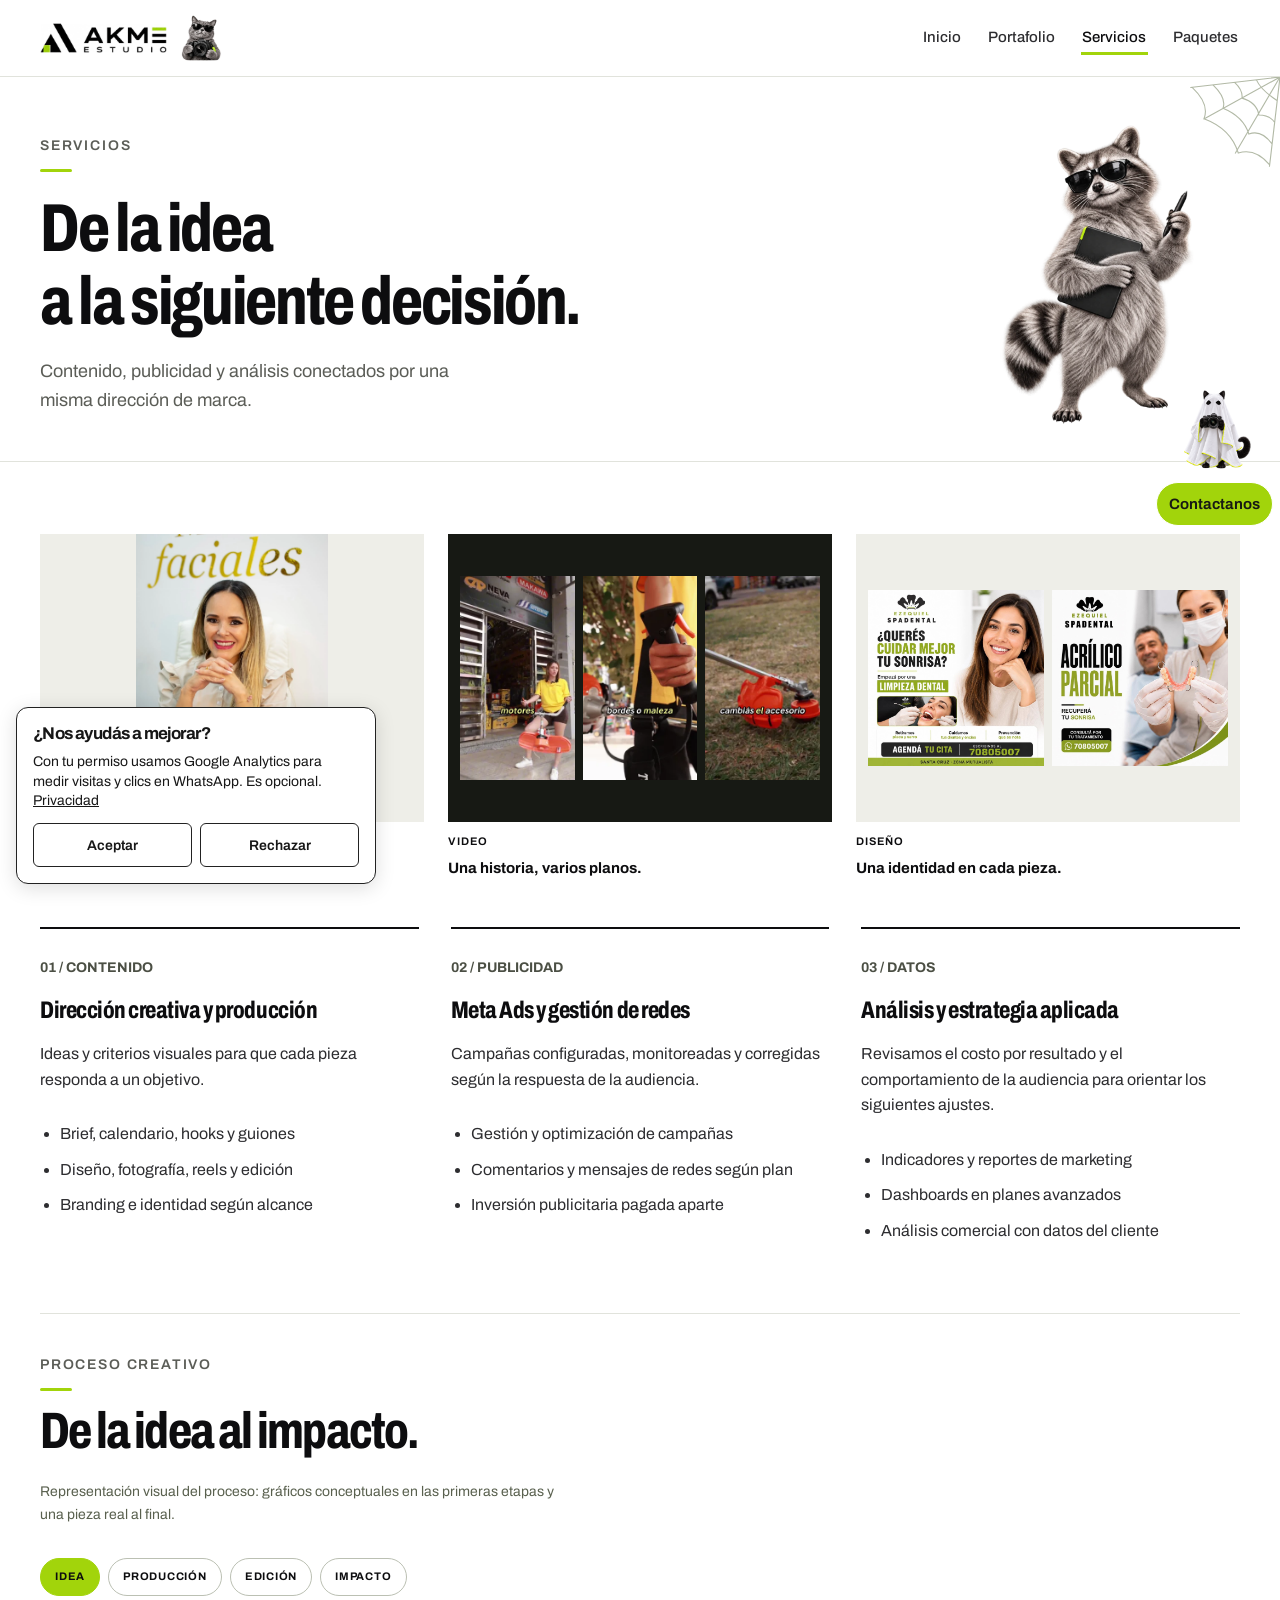
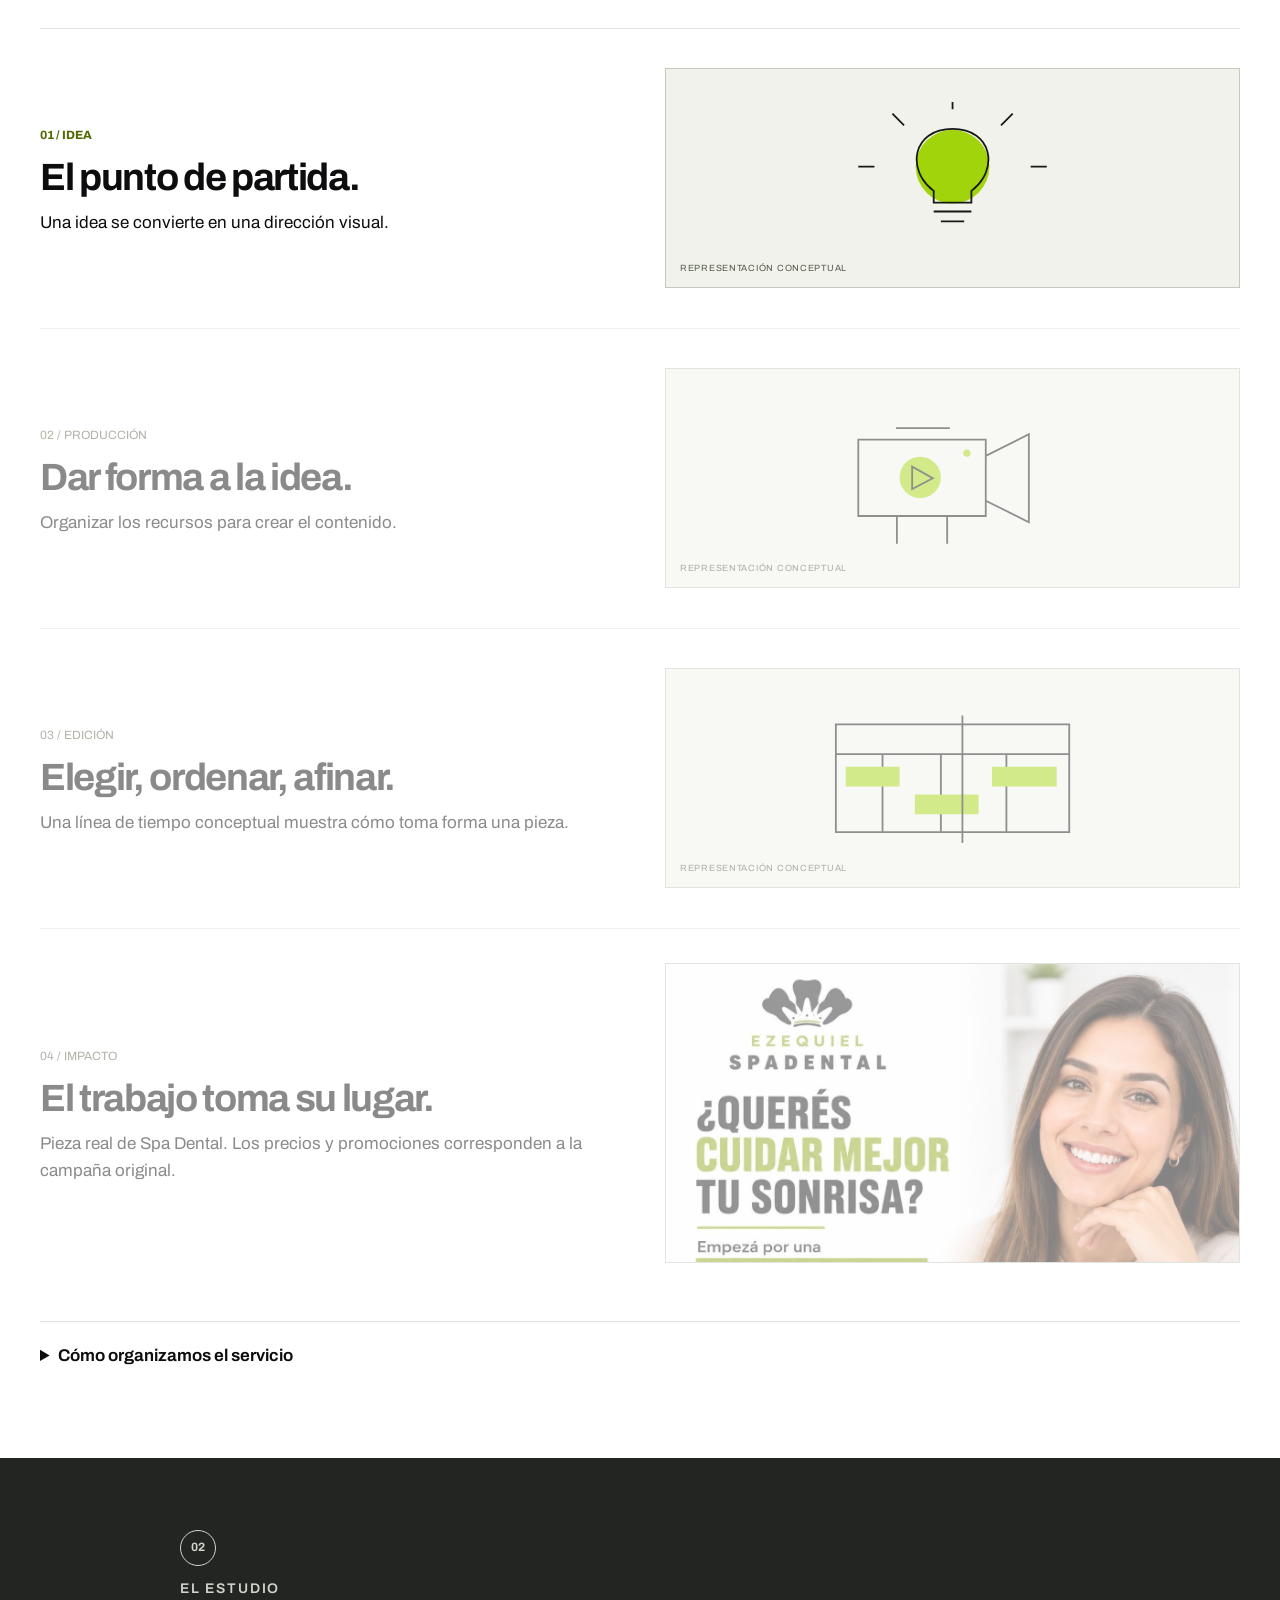
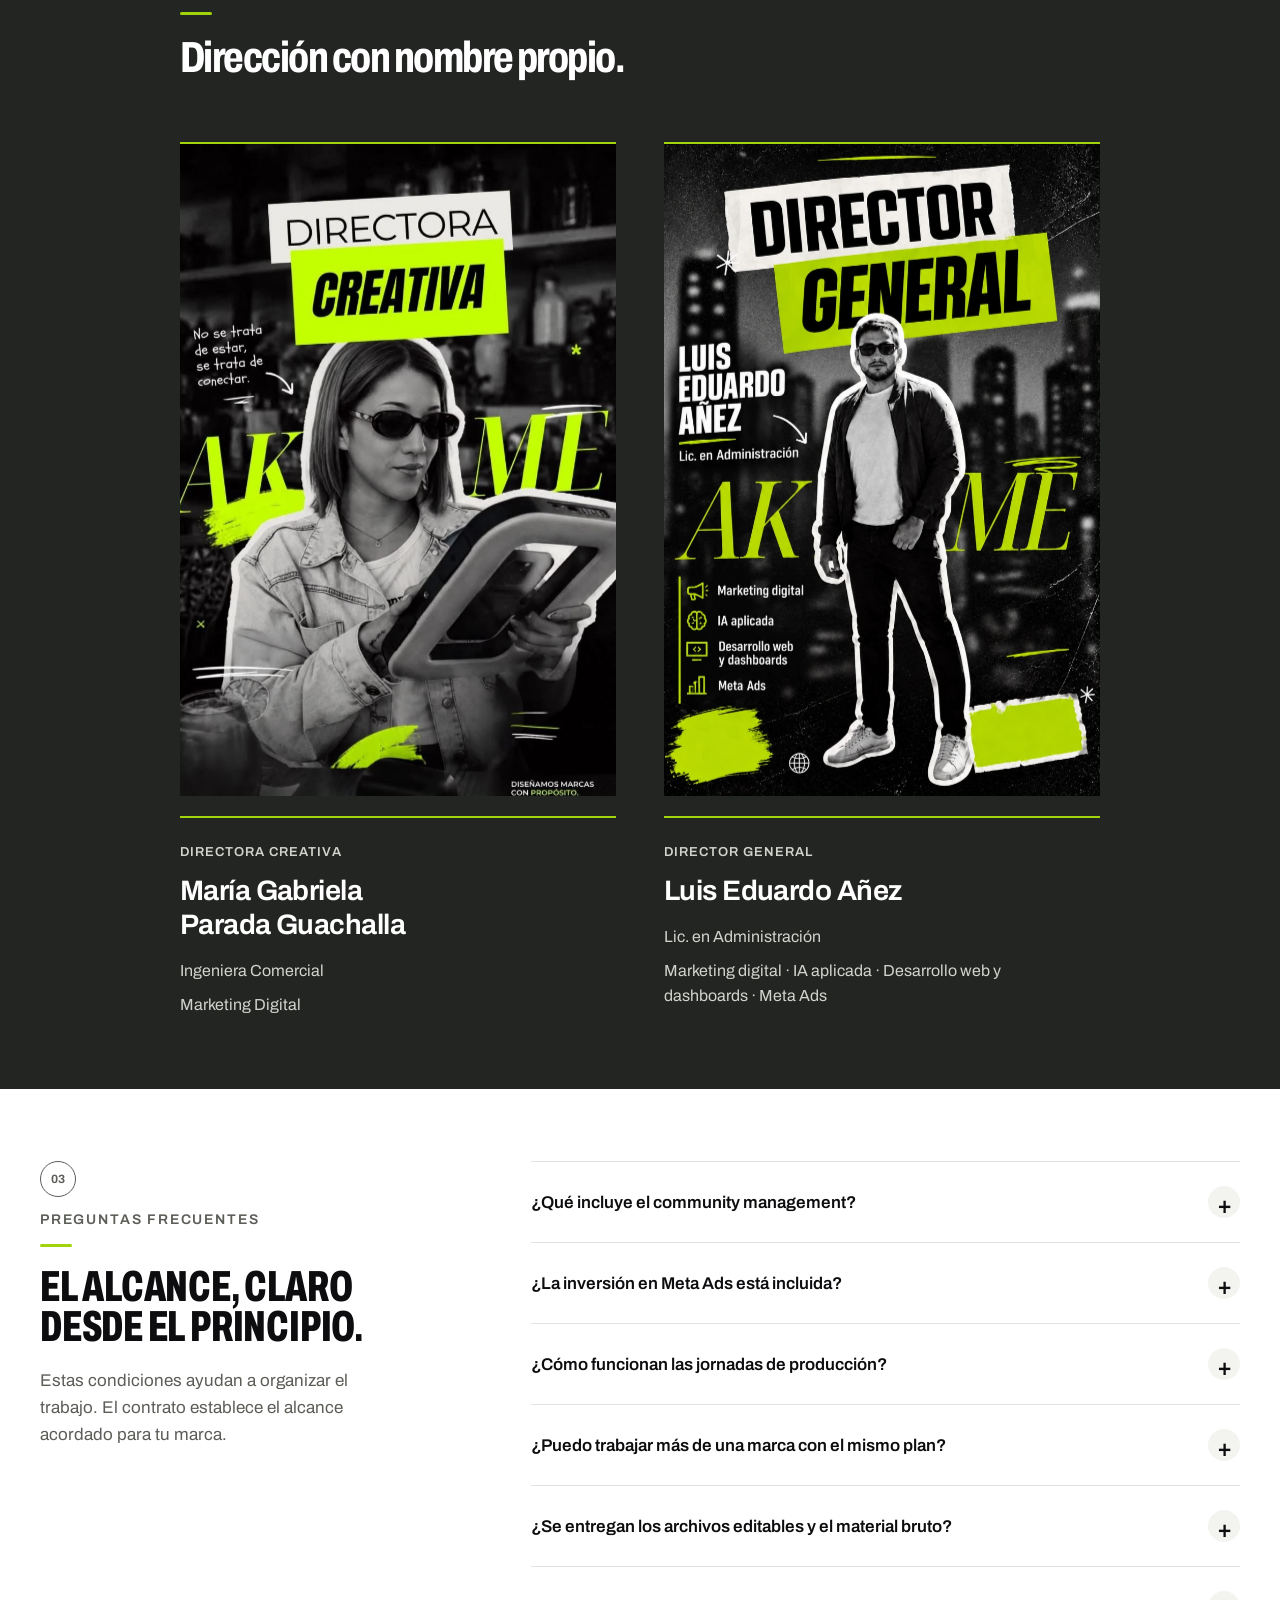
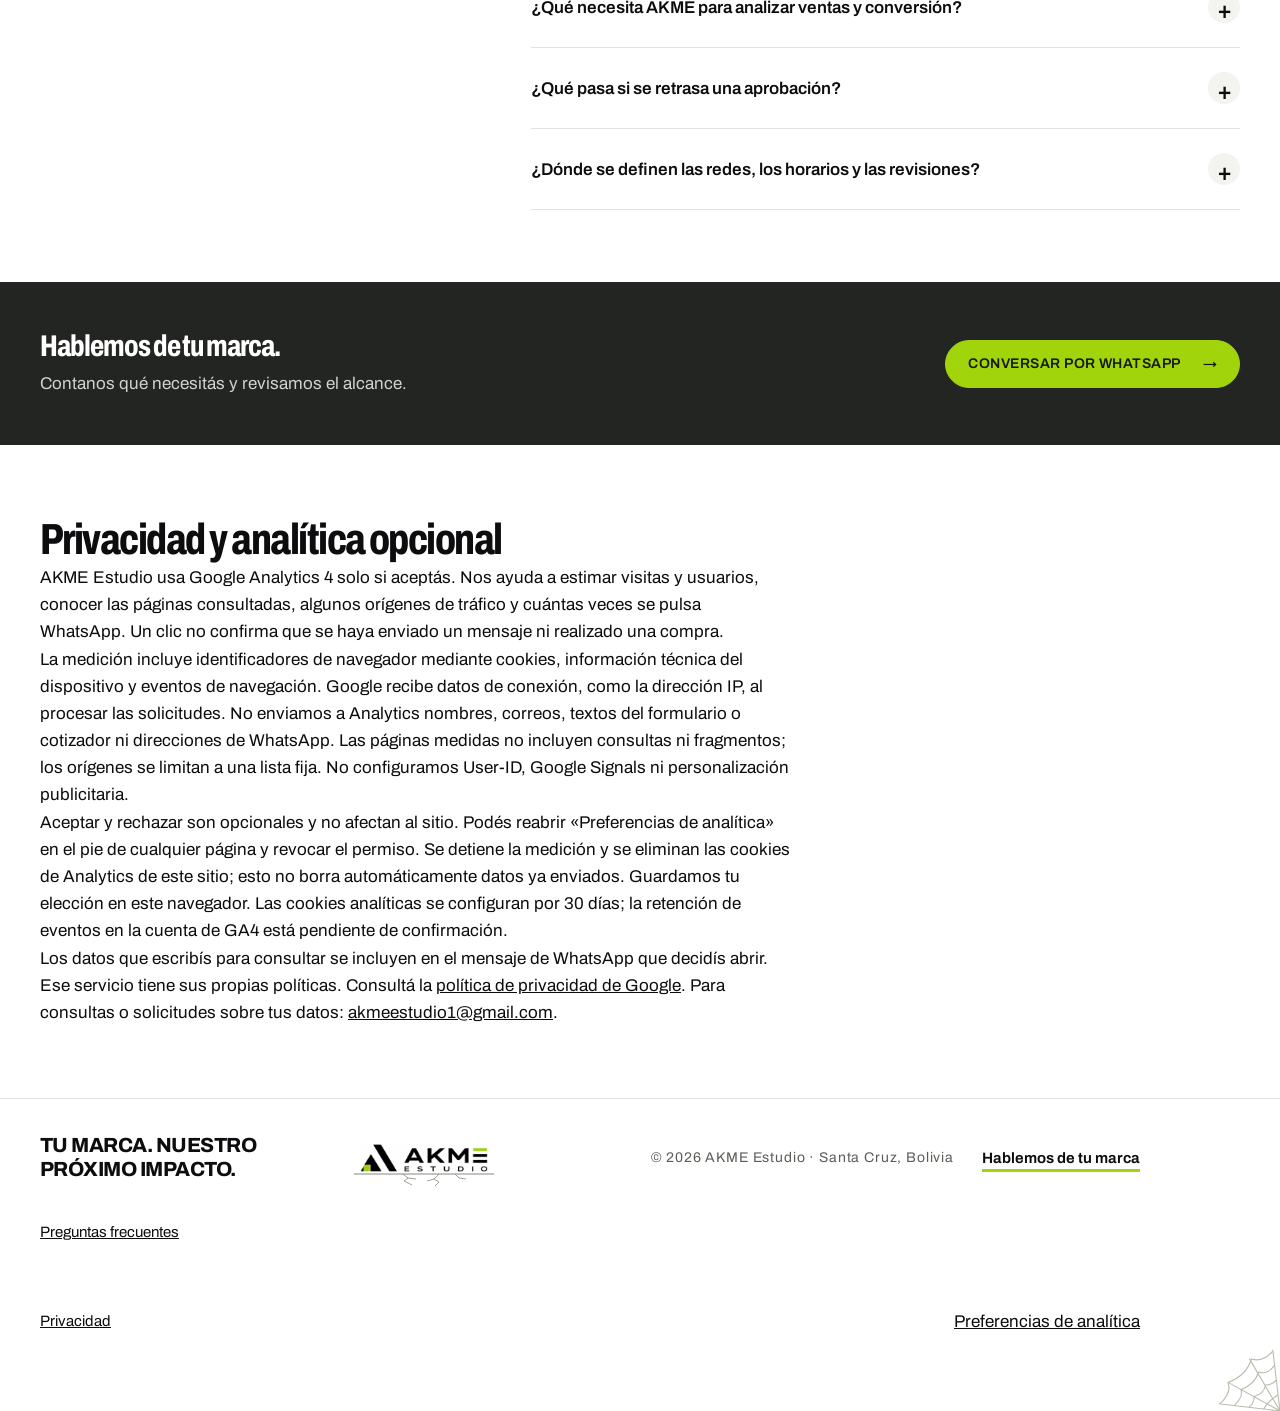
<file: servicios.html>
<!doctype html><html lang="es"><head><meta charset="utf-8"><meta name="viewport" content="width=device-width, initial-scale=1"><title>Servicios y condiciones · AKME Estudio</title><meta name="description" content="Dirección creativa, contenido, Meta Ads, análisis y condiciones de trabajo de AKME."><meta name="theme-color" content="#ffffff"><meta property="og:title" content="Servicios y condiciones · AKME Estudio"><meta property="og:description" content="Dirección creativa, contenido, Meta Ads, análisis y condiciones de trabajo de AKME."><meta property="og:type" content="website"><link rel="icon" href="assets/isotipo.png"><link rel="preconnect" href="https://fonts.googleapis.com"><link rel="preconnect" href="https://fonts.gstatic.com" crossorigin=""><link rel="stylesheet" href="https://fonts.googleapis.com/css2?family=Archivo:ital,wdth,wght@0,62..125,100..900;1,62..125,100..900&amp;family=Instrument+Serif:ital@1&amp;display=swap"><link rel="stylesheet" href="base.css"><link rel="stylesheet" href="editorial.css?v=20261002-desktop4"><link rel="stylesheet" href="servicios-intro.css?v=20261002-mapache1"><link rel="stylesheet" href="mascotas.css?v=20261002-animals3"><link rel="stylesheet" href="revista.css?v=20261002-revista1"><noscript><style>.menu-btn{display:none}.menu-panel{display:block}.gallery-bottom button,.plan-select{display:none}</style></noscript><link rel="stylesheet" href="impacto.css?v=20261002-impact2"><link rel="stylesheet" href="identidad.css?v=20261003-context1"><link rel="stylesheet" href="camera.css?v=20261003-camera7"><link rel="stylesheet" href="produccion.css?v=20261002-production1"><link rel="stylesheet" href="context-interactions.css?v=20261004-motion2"><link rel="stylesheet" href="visual-interactions.css?v=20261004-six1"><link rel="stylesheet" href="halloween.css?v=20261004-season3"><link rel="stylesheet" href="analytics.css"><script src="analytics.js" defer></script></head><body data-page="servicios" class=""><a class="skip" href="#contenido">Saltar al contenido</a><header class="top"><div class="wrap"><a class="brand" href="index.html" aria-label="AKME Estudio, inicio"><img src="assets/logo.png" alt="AKME Estudio" width="700" height="165"><img src="assets/akme-cat.webp" class="brand-mascot" width="48" height="48" alt=""></a><nav class="nav" aria-label="Navegación principal"><a class="link" href="index.html">Inicio</a><a class="link" href="portafolio.html">Portafolio</a><a class="link" href="servicios.html" aria-current="page">Servicios</a><a class="link" href="planes.html">Paquetes</a><span class="mobile-location" aria-hidden="true">Servicios</span><button class="menu-btn" id="menu-btn" type="button" aria-expanded="false" aria-controls="menu-panel" aria-label="Abrir menú"><svg class="bars" viewBox="0 0 24 24" aria-hidden="true"><path d="M4 7h16M4 12h16M4 17h16"></path></svg><svg class="x" viewBox="0 0 24 24" aria-hidden="true"><path d="M6 6l12 12M18 6L6 18"></path></svg></button></nav></div><div class="menu-panel" id="menu-panel"><ul><li><a href="index.html">Inicio</a></li><li><a href="portafolio.html">Portafolio</a></li><li><a href="servicios.html" aria-current="page">Servicios</a></li><li><a href="planes.html">Paquetes</a></li><li><a href="planes.html#cotizador">Cotizar</a></li><li><a href="servicios.html#faq">Preguntas frecuentes</a></li><li><a href="index.html#contacto">Contacto</a></li></ul></div></header><main id="contenido"><section class="page-intro services-intro"><div class="wrap"><div class="services-intro-copy"><p class="eyebrow">Servicios</p><h1>De la idea<br>a la siguiente decisión.</h1></div><img class="services-intro-art" src="assets/mapache-creativo.webp" alt="" width="600" height="900" decoding="async"><p class="services-intro-description">Contenido, publicidad y análisis conectados por una misma dirección de marca.</p></div></section><section class="section"><div class="wrap"><div class="service-samples" aria-label="Muestras de producción de AKME"><figure class="service-sample"><a href="portafolio.html#proyecto-mirna"><div class="sample-stage sample-photo"><img src="assets/clientes/mirna-retrato.webp" width="854" height="1280" loading="lazy" decoding="async" alt="Retrato editorial de la Dra. Mirna Veizaga en su escritorio"></div><figcaption><span class="sample-kind">Fotografía</span><strong>La persona detrás de la marca.</strong></figcaption></a></figure><figure class="service-sample"><a href="portafolio.html#proyecto-ferromarc"><div class="sample-stage sample-video"><img src="assets/clientes/secuencia-ferromarc-8.webp" width="270" height="480" loading="lazy" decoding="async" alt="Presentación de una desbrozadora en FERROMARC"><img src="assets/clientes/secuencia-ferromarc-14.webp" width="270" height="480" loading="lazy" decoding="async" alt="Detalle del mando de la desbrozadora"><img src="assets/clientes/secuencia-ferromarc-16.webp" width="270" height="480" loading="lazy" decoding="async" alt="Detalle del cabezal de corte en uso"></div><figcaption><span class="sample-kind">Video</span><strong>Una historia, varios planos.</strong></figcaption></a></figure><figure class="service-sample"><a href="portafolio.html#proyecto-spadental"><div class="sample-stage sample-design"><img src="assets/clientes/spadental-limpieza-final.jpg" width="1254" height="1254" loading="lazy" decoding="async" alt="Diseño de limpieza dental de Ezequiel SpaDental"><img src="assets/clientes/spadental-acrilico-final.jpg" width="1254" height="1254" loading="lazy" decoding="async" alt="Diseño de acrílico parcial de Ezequiel SpaDental"></div><figcaption><span class="sample-kind">Diseño</span><strong>Una identidad en cada pieza.</strong></figcaption></a></figure></div><div class="service-grid"><article><span>01 / CONTENIDO</span><h2>Dirección creativa y producción</h2><p>Ideas y criterios visuales para que cada pieza responda a un objetivo.</p><ul><li>Brief, calendario, hooks y guiones</li><li>Diseño, fotografía, reels y edición</li><li>Branding e identidad según alcance</li></ul></article><article><span>02 / PUBLICIDAD</span><h2>Meta Ads y gestión de redes</h2><p>Campañas configuradas, monitoreadas y corregidas según la respuesta de la audiencia.</p><ul><li>Gestión y optimización de campañas</li><li>Comentarios y mensajes de redes según plan</li><li>Inversión publicitaria pagada aparte</li></ul></article><article><span>03 / DATOS</span><h2>Análisis y estrategia aplicada</h2><p>Revisamos el costo por resultado y el comportamiento de la audiencia para orientar los siguientes ajustes.</p><ul><li>Indicadores y reportes de marketing</li><li>Dashboards en planes avanzados</li><li>Análisis comercial con datos del cliente</li></ul></article></div><div class="creative-process" id="proceso"><p class="eyebrow">Proceso creativo</p><h2>De la idea al impacto.</h2><p class="process-note">Representación visual del proceso: gráficos conceptuales en las primeras etapas y una pieza real al final.</p><nav class="process-tabs" aria-label="Etapas del concepto"><span>IDEA</span><span>PRODUCCIÓN</span><span>EDICIÓN</span><span>IMPACTO</span></nav><article class="process-step" id="concept-step-0"><div><span class="step-index">01 / IDEA</span><h3>El punto de partida.</h3><p>Una idea se convierte en una dirección visual.</p></div><div class="process-graphic"><svg viewBox="0 0 300 170" aria-hidden="true"><circle class="lime" cx="150" cy="72" r="41"/><path class="process-outline" pathLength="1" d="M129 112v-13c-31-23-24-69 21-69s52 46 21 69v13zM129 122h42M137 133h26M150 8V0M204 26l13-13M237 72h18M63 72h-18M96 26L83 13"/></svg><span class="concept-tag">Representación conceptual</span></div></article><article class="process-step" id="concept-step-1"><div><span class="step-index">02 / PRODUCCIÓN</span><h3>Dar forma a la idea.</h3><p>Organizar los recursos para crear el contenido.</p></div><div class="process-graphic"><svg viewBox="0 0 300 170" aria-hidden="true"><path class="process-outline" pathLength="1" d="M45 42h142v85H45zM187 60l48-24v98l-48-24M88 127v31M144 127v31M87 29h60"/><circle class="lime" cx="114" cy="84" r="23"/><path d="M105 72l23 13-23 12z"/><circle class="process-record" cx="166" cy="57" r="4"/></svg><span class="concept-tag">Representación conceptual</span></div></article><article class="process-step" id="concept-step-2"><div><span class="step-index">03 / EDICIÓN</span><h3>Elegir, ordenar, afinar.</h3><p>Una línea de tiempo conceptual muestra cómo toma forma una pieza.</p></div><div class="process-graphic"><svg viewBox="0 0 300 170" aria-hidden="true"><path class="process-outline" pathLength="1" d="M20 25h260v120H20zM20 58h260M72 58v87M137 58v87M210 58v87"/><path class="lime process-block block-one" d="M31 72h60v22H31z"/><path class="lime process-block block-two" d="M108 103h71v22h-71z"/><path class="lime process-block block-three" d="M194 72h72v22h-72z"/><path class="process-playhead" d="M161 15v142"/></svg><span class="concept-tag">Representación conceptual</span></div></article><article class="process-step" id="concept-step-3"><div><span class="step-index">04 / IMPACTO</span><h3>El trabajo toma su lugar.</h3><p>Pieza real de Spa Dental. Los precios y promociones corresponden a la campaña original.</p></div><div class="process-graphic"><img src="assets/clientes/spadental-limpieza-final.jpg" alt="Arte original de limpieza dental de Spa Dental"></div></article><details class="process-scope"><summary>Cómo organizamos el servicio</summary><ol><li><b>Diagnóstico</b><span>Entendemos la marca y sus objetivos.</span></li><li><b>Plan y producción</b><span>Organizamos y creamos el contenido.</span></li><li><b>Publicación y pauta</b><span>Activamos lo acordado en el plan.</span></li><li><b>Medición y ajustes</b><span>Revisamos y recomendamos mejoras.</span></li></ol></details></div></div></section><section class="section team-section" id="equipo" aria-labelledby="team-title"><div class="wrap"><div class="section-heading"><p class="eyebrow"><span class="editorial-number" aria-hidden="true">02</span>El estudio</p><h2 id="team-title">Dirección con nombre propio.</h2></div><div class="team-grid"><article><img src="assets/equipo/gabriela.webp" width="854" height="1280" loading="lazy" decoding="async" alt="Retrato editorial de María Gabriela Parada Guachalla, Directora Creativa"><div><p class="team-role">Directora Creativa</p><h3>María Gabriela<br>Parada Guachalla</h3><p>Ingeniera Comercial</p><p>Marketing Digital</p></div></article><article><img src="assets/equipo/eduardo.webp" width="1024" height="1536" loading="lazy" decoding="async" alt="Retrato editorial de Luis Eduardo Añez, Director General"><div><p class="team-role">Director General</p><h3>Luis Eduardo Añez</h3><p>Lic. en Administración</p><p>Marketing digital · IA aplicada · Desarrollo web y dashboards · Meta Ads</p></div></article></div></div></section><section class="section" id="faq" aria-labelledby="faq-title">
    <div class="wrap faq-layout">
      <div class="faq-intro"><p class="eyebrow"><span class="editorial-number" aria-hidden="true">03</span>Preguntas frecuentes</p><h2 class="condensed h2" id="faq-title">El alcance, claro desde el principio.</h2><p>Estas condiciones ayudan a organizar el trabajo. El contrato establece el alcance acordado para tu marca.</p></div>
      <div class="faq-list"><details><summary>¿Qué incluye el community management?</summary><p>Incluye comentarios y mensajes directos en las redes administradas. No incluye WhatsApp, llamadas, seguimiento comercial ni cierre de ventas.</p></details>
<details><summary>¿La inversión en Meta Ads está incluida?</summary><p>La gestión de publicidad está incluida desde ESENCIAL. El cliente paga la inversión publicitaria directamente a Meta.</p></details>
<details><summary>¿Cómo funcionan las jornadas de producción?</summary><p>Cada jornada tiene la duración máxima indicada en el paquete. Una visita adicional se cotiza aparte.</p></details>
<details><summary>¿Puedo trabajar más de una marca con el mismo plan?</summary><p>PRO y ELITE permiten distribuir los entregables entre hasta dos marcas del mismo cliente o grupo. Las cantidades del paquete se reparten: no se duplican.</p></details>
<details><summary>¿Se entregan los archivos editables y el material bruto?</summary><p>Los archivos editables, el material bruto y los proyectos de edición no están incluidos, salvo acuerdo previo.</p></details>
<details><summary>¿Qué necesita AKME para analizar ventas y conversión?</summary><p>El análisis requiere información comercial del cliente. AKME analiza, recomienda y hace seguimiento; no sustituye la administración interna.</p></details>
<details><summary>¿Qué pasa si se retrasa una aprobación?</summary><p>Los retrasos en las aprobaciones pueden cambiar el calendario mensual.</p></details>
<details><summary>¿Dónde se definen las redes, los horarios y las revisiones?</summary><p>El contrato define las redes administradas, los horarios de atención y las rondas de revisión.</p></details></div>
    </div>
  </section><section class="page-contact" aria-label="Contacto"><div class="wrap"><div><h2>Hablemos de tu marca.</h2><p>Contanos qué necesitás y revisamos el alcance.</p></div><a class="btn" href="https://wa.me/59157385254" data-wa="Hola AKME, quiero conversar sobre mi marca." data-analytics-wa="contact">Conversar por WhatsApp</a></div></section><section class="section" id="privacidad" aria-labelledby="privacy-title"><div class="wrap"><h2 id="privacy-title">Privacidad y analítica opcional</h2><p>AKME Estudio usa Google Analytics 4 solo si aceptás. Nos ayuda a estimar visitas y usuarios, conocer las páginas consultadas, algunos orígenes de tráfico y cuántas veces se pulsa WhatsApp. Un clic no confirma que se haya enviado un mensaje ni realizado una compra.</p><p>La medición incluye identificadores de navegador mediante cookies, información técnica del dispositivo y eventos de navegación. Google recibe datos de conexión, como la dirección IP, al procesar las solicitudes. No enviamos a Analytics nombres, correos, textos del formulario o cotizador ni direcciones de WhatsApp. Las páginas medidas no incluyen consultas ni fragmentos; los orígenes se limitan a una lista fija. No configuramos User-ID, Google Signals ni personalización publicitaria.</p><p>Aceptar y rechazar son opcionales y no afectan al sitio. Podés reabrir «Preferencias de analítica» en el pie de cualquier página y revocar el permiso. Se detiene la medición y se eliminan las cookies de Analytics de este sitio; esto no borra automáticamente datos ya enviados. Guardamos tu elección en este navegador. Las cookies analíticas se configuran por 30 días; la retención de eventos en la cuenta de GA4 está pendiente de confirmación.</p><p>Los datos que escribís para consultar se incluyen en el mensaje de WhatsApp que decidís abrir. Ese servicio tiene sus propias políticas. Consultá la <a href="https://policies.google.com/privacy" target="_blank" rel="noopener noreferrer">política de privacidad de Google</a>. Para consultas o solicitudes sobre tus datos: <a href="mailto:akmeestudio1@gmail.com">akmeestudio1@gmail.com</a>.</p></div></section></main><footer class="foot"><div class="wrap"><div class="impact-closing"><p class="impact-phrase">TU MARCA. NUESTRO PRÓXIMO IMPACTO.</p><div class="impact-unit"><a href="index.html" aria-label="Inicio AKME" class="impact-logo" title="Ver impacto e ir al inicio"><img src="assets/logo.png" alt="AKME Estudio" width="700" height="165" loading="lazy"><svg class="impact-ground" viewBox="0 0 140 16" aria-hidden="true" focusable="false"><path class="impact-floor" d="M0 3H140"></path><path class="impact-cracks" d="M49 3l5 4-4 3 8 4M54 7l8 1M85 3l-5 5 5 3-4 4M80 8l-7 2M101 3l4 4 7 1"></path><path class="impact-spark" d="M11 0L5-5M26-1L24-7M117-1L119-7M130 0L137-5"></path></svg></a></div></div><small>© 2026 AKME Estudio · Santa Cruz, Bolivia</small><a href="index.html#contacto" class="footer-contact">Hablemos de tu marca</a><a href="servicios.html#faq">Preguntas frecuentes</a></div><div class="wrap"><a href="servicios.html#privacidad">Privacidad</a><button type="button" data-analytics-preferences aria-controls="analytics-preferences" aria-expanded="false">Preferencias de analítica</button></div></footer><script src="seasonal-config.js?v=20261004-season1" defer></script><script src="halloween.js?v=20261004-season3" defer></script><script src="site.js" defer=""></script><a class="quote-mascot" href="https://wa.me/59157385254" aria-label="Contactanos por WhatsApp" data-wa="Hola AKME, quiero conversar sobre mi marca." target="_blank" rel="noopener" data-analytics-wa="floating"><i class="camera-cue" aria-hidden="true" hidden>Sonríe</i><i class="camera-figure" aria-hidden="true"><img src="assets/akme-cat.webp" width="96" height="96" alt=""><i class="camera-glint"></i></i><span>Contactanos</span></a><script src="mascotas.js?v=20261003-camera7" defer=""></script><script src="revista.js?v=20261003-context1" defer=""></script><script src="impacto.js?v=20261004-motion2" defer=""></script><script src="camera.js?v=20261003-camera6" defer=""></script><script src="media-ready.js?v=20261002-production1" defer=""></script><script src="context-interactions.js?v=20261004-motion2" defer></script><script src="visual-interactions.js?v=20261004-six1" defer></script></body></html>
</file>
<file: base.css>
/* Layout: retícula de 12 columnas alineada a la izquierda, mucho blanco; el verde lima solo marca, nunca rellena. */
:root{
  --paper:#FFFFFF;
  --ink:#0D0D0F;
  --graphite:#2D2D30;
  --lime:#A2D40B;
  --on-lime:#0D0D0F;
  --mist:#F3F4F0;
  --line:#E1E3DC;
  --muted:#5B5D57;

  --f-display:"Archivo","Helvetica Neue",Helvetica,Arial,sans-serif;
  --f-body:"Archivo","Helvetica Neue",Helvetica,Arial,sans-serif;
  --f-accent:"Instrument Serif",Georgia,"Times New Roman",serif;

  --fs-xs:.75rem; --fs-s:.875rem; --fs-base:1.0625rem; --fs-m:1.25rem;
  --fs-l:clamp(1.5rem,2.2vw,1.9rem);
  --fs-h2:clamp(2rem,4.2vw,3.2rem);
  --fs-h1:clamp(2.4rem,4.8vw,4rem);

  --r-s:10px; --r-m:16px; --r-l:22px; --r-pill:999px;
  --shadow-s:0 6px 18px rgba(13,13,15,.08);
  --shadow-m:0 18px 40px rgba(13,13,15,.14);
  --gutter:clamp(16px,4vw,48px);
  --max:1240px;
  --header-h:72px;
  color-scheme:light;
}

*,*::before,*::after{box-sizing:border-box}
html{scroll-behavior:smooth;scroll-padding-top:calc(var(--header-h) + 12px)}
body{margin:0;background:var(--paper);color:var(--ink);font-family:var(--f-body);font-size:var(--fs-base);line-height:1.6;-webkit-font-smoothing:antialiased;text-rendering:optimizeLegibility}
img{max-width:100%;height:auto;display:block}
a{color:inherit}
[hidden]{display:none!important}
:focus-visible{outline:3px solid var(--ink);outline-offset:3px;border-radius:4px}
h1,h2,h3{margin:0;text-wrap:balance}
p,ul,ol{margin:0}
.wrap{max-width:var(--max);margin-inline:auto;padding-inline:var(--gutter)}
.sr{position:absolute;width:1px;height:1px;overflow:hidden;clip:rect(0 0 0 0);white-space:nowrap}
.skip{position:absolute;left:var(--gutter);top:-60px;background:var(--ink);color:var(--paper);padding:.7rem 1rem;border-radius:var(--r-pill);z-index:50;text-decoration:none;font-weight:600}
.skip:focus{top:12px}

/* ---------- sistema ---------- */
.eyebrow{font-size:var(--fs-xs);font-weight:600;letter-spacing:.3em;text-transform:uppercase;color:var(--muted);display:flex;flex-direction:column;gap:.8rem}
.eyebrow::after{content:"";width:48px;height:3px;background:var(--lime);border-radius:2px}
.tagline{font-size:var(--fs-xs);font-weight:500;letter-spacing:.36em;text-transform:uppercase}
.tagline i{font-style:normal;color:var(--lime);padding-inline:.35em;letter-spacing:0}
.hl{background:var(--lime);color:var(--on-lime);padding:0 .12em;border-radius:4px;-webkit-box-decoration-break:clone;box-decoration-break:clone}
.condensed{font-family:var(--f-display);font-stretch:64%;font-weight:800;text-transform:uppercase;letter-spacing:-.005em;line-height:.92}
.h2{font-size:var(--fs-h2)}
.lead{font-size:var(--fs-m);line-height:1.5;color:var(--graphite);max-width:38ch}
.btn{display:inline-flex;align-items:center;justify-content:center;gap:.6rem;font:600 var(--fs-s)/1 var(--f-body);letter-spacing:.1em;text-transform:uppercase;text-decoration:none;padding:1rem 1.45rem;border:1.5px solid var(--ink);border-radius:var(--r-pill);background:var(--ink);color:var(--paper);cursor:pointer;transition:background .18s,color .18s,border-color .18s,transform .18s,box-shadow .18s}
.btn:hover{background:var(--lime);border-color:var(--lime);color:var(--on-lime);transform:translateY(-1px);box-shadow:var(--shadow-s)}
.btn.ghost{background:transparent;color:var(--ink)}
.btn.ghost:hover{background:var(--ink);border-color:var(--ink);color:var(--paper)}
.btn.lime{background:var(--lime);border-color:var(--lime);color:var(--on-lime)}
.btn.lime:hover{background:var(--ink);border-color:var(--ink);color:var(--paper)}
.btn.big{padding:1.15rem 1.7rem;font-size:var(--fs-base);letter-spacing:.06em}
.btn svg{width:1.1em;height:1.1em;flex:none;fill:currentColor}
.section{padding-block:clamp(64px,9vw,120px)}
.section.tight{padding-top:0}
.sec-head{display:grid;grid-template-columns:repeat(12,minmax(0,1fr));gap:20px clamp(16px,2.4vw,32px);align-items:end;margin-bottom:clamp(32px,5vw,56px)}
.sec-head .eyebrow{grid-column:1/-1}
.sec-head h2{grid-column:1/span 7}
.sec-head .lead{grid-column:8/span 5;justify-self:start}
@media (max-width:860px){.sec-head h2,.sec-head .lead{grid-column:1/-1}}
.note{display:flex;gap:10px;align-items:flex-start;font-size:var(--fs-s);color:var(--muted);max-width:60ch}
.note::before{content:"";width:10px;height:10px;background:var(--lime);border-radius:2px;flex:none;margin-top:.45em}

/* ---------- reveal ---------- */
/* Aparición suave ligada al scroll, sin JavaScript. Donde el navegador no la soporta, el contenido se ve completo. */
@media (prefers-reduced-motion:no-preference){
  @supports (animation-timeline: view()){
    .reveal{animation:rise linear both;animation-timeline:view();animation-range:entry 0% entry 35%}
    @keyframes rise{from{opacity:0;transform:translateY(16px)}to{opacity:1;transform:none}}
  }
}

/* ---------- header ---------- */
.top{position:sticky;top:0;z-index:20;background:rgba(255,255,255,.92);backdrop-filter:saturate(1.4) blur(10px);border-bottom:1px solid var(--line)}
.top .wrap{display:flex;align-items:center;justify-content:space-between;gap:24px;min-height:var(--header-h)}
.brand{display:flex;align-items:center;text-decoration:none;border-radius:6px}
.brand img{height:32px;width:auto}
.nav{display:flex;align-items:center;gap:clamp(12px,2vw,30px)}
.nav a.link{font-size:var(--fs-s);font-weight:500;text-decoration:none;color:var(--graphite);padding:.4rem .1rem;border-bottom:2px solid transparent}
.nav a.link:hover{border-color:var(--lime);color:var(--ink)}
.nav .btn{padding:.78rem 1.1rem}
.menu-btn{all:unset;display:none;cursor:pointer;width:44px;height:44px;border:1px solid var(--line);border-radius:50%;place-items:center;background:var(--paper)}
.menu-btn:focus-visible{outline:3px solid var(--ink);outline-offset:3px}
.menu-btn svg{width:20px;height:20px;stroke:currentColor;fill:none;stroke-width:2;stroke-linecap:round}
.menu-btn .x{display:none}
.menu-btn[aria-expanded="true"] .bars{display:none}
.menu-btn[aria-expanded="true"] .x{display:block}
.menu-panel{display:none;border-top:1px solid var(--line);background:var(--paper)}
.menu-panel ul{list-style:none;padding:8px var(--gutter) 18px;display:grid;gap:2px}
.menu-panel a{display:block;text-decoration:none;font-size:var(--fs-m);font-weight:600;padding:.85rem .2rem;border-bottom:1px solid var(--line)}
.menu-panel li:last-child a{border-bottom:0}
.menu-panel a span{color:var(--muted);font-weight:400;font-size:var(--fs-s);margin-left:.6rem}
@media (max-width:760px){.nav a.link{display:none}.brand img{height:28px}.menu-btn{display:grid}.menu-panel.open{display:block}}

/* ---------- portada ---------- */
.hero{padding-block:clamp(32px,5vw,56px) clamp(40px,6vw,72px)}
.hero .wrap{display:grid;grid-template-columns:repeat(12,minmax(0,1fr));gap:clamp(24px,4vw,48px) clamp(16px,2.4vw,32px);align-items:center}
.hero-copy{grid-column:1/span 7;display:flex;flex-direction:column;gap:clamp(16px,2.2vw,24px);min-width:0}
.hero h1{font-size:var(--fs-h1)}
.hero .sub{font-family:var(--f-accent);font-style:italic;font-weight:400;font-size:clamp(1.45rem,2.6vw,2.1rem);line-height:1.15;color:var(--ink);max-width:28ch}
.hero .desc{font-size:var(--fs-m);color:var(--graphite);max-width:40ch;line-height:1.5}
.hero-cta{display:flex;flex-wrap:wrap;gap:12px;padding-top:4px}
.hero-figure{grid-column:8/span 5;margin:0;min-width:0;justify-self:end;width:100%}
.hero-figure img{width:100%;max-height:min(560px,62vh);aspect-ratio:4/5;object-fit:cover;background:var(--mist);border-radius:var(--r-l);margin-left:auto}
.hero-figure figcaption{display:flex;justify-content:space-between;gap:12px;margin-top:12px;font-size:var(--fs-xs);letter-spacing:.2em;text-transform:uppercase;color:var(--muted)}
@media (max-width:860px){
  .hero-copy,.hero-figure{grid-column:1/-1}
  .hero-figure{max-width:440px;justify-self:start}
  .hero-figure img{max-height:none;aspect-ratio:5/4}
}
@media (max-width:760px){
  .hero{padding-block:28px 40px}
  .hero h1{font-size:clamp(2.2rem,10.5vw,3rem)}
  .hero .sub{font-size:1.35rem}
  .hero .desc{font-size:var(--fs-base)}
  .hero-cta .btn{flex:1 1 100%}
}

/* ---------- banda de verbos ---------- */
.verbs{border-block:1px solid var(--line);overflow:hidden;padding-block:16px}
.verbs-track{display:flex;width:max-content;animation:slide 52s linear infinite}
.verbs ul{display:flex;list-style:none;padding:0}
.verbs li{font-family:var(--f-display);font-stretch:64%;font-weight:700;text-transform:uppercase;font-size:clamp(1.25rem,2.2vw,1.7rem);letter-spacing:.02em;padding-inline:clamp(16px,2.2vw,30px);display:flex;align-items:center;gap:clamp(16px,2.2vw,30px);white-space:nowrap;color:var(--graphite)}
.verbs li::after{content:"";width:.4em;height:.4em;background:var(--lime);border-radius:2px;flex:none}
@keyframes slide{to{transform:translateX(-50%)}}

/* ---------- portafolio ---------- */
.filters{display:flex;flex-wrap:wrap;gap:8px;margin-bottom:28px}
.chip{font:500 var(--fs-s)/1 var(--f-body);padding:.7rem 1.1rem;border:1px solid var(--line);border-radius:var(--r-pill);background:var(--paper);color:var(--graphite);cursor:pointer;transition:border-color .15s,background .15s,color .15s}
.chip:hover{border-color:var(--ink);color:var(--ink)}
.chip[aria-pressed="true"]{background:var(--ink);color:var(--paper);border-color:var(--ink)}
.chip .n{font-variant-numeric:tabular-nums;opacity:.65;margin-left:.35em}
.group-label{display:flex;align-items:center;gap:12px;font-size:var(--fs-xs);font-weight:600;letter-spacing:.2em;text-transform:uppercase;color:var(--muted);margin-bottom:18px}
.group-label::after{content:"";flex:1;height:1px;background:var(--line)}
.works{columns:3 300px;column-gap:clamp(16px,2.4vw,28px)}
.work{break-inside:avoid;margin:0 0 clamp(24px,3vw,36px)}
.work button{all:unset;display:block;width:100%;cursor:zoom-in;position:relative;border-radius:var(--r-m)}
.work button:focus-visible{outline:3px solid var(--ink);outline-offset:4px}
.work img{width:100%;background:var(--mist);border:1px solid var(--line);border-radius:var(--r-m);transition:transform .35s ease,box-shadow .35s ease}
.work button:hover img,.work button:focus-visible img{transform:translateY(-4px);box-shadow:var(--shadow-m)}
.work .badge{position:absolute;left:12px;top:12px;background:rgba(255,255,255,.92);color:var(--ink);font-size:var(--fs-xs);font-weight:600;letter-spacing:.1em;text-transform:uppercase;padding:.4rem .65rem;border-radius:var(--r-pill);border:1px solid var(--line)}
.work .count{position:absolute;right:12px;bottom:12px;background:var(--ink);color:var(--paper);font-size:var(--fs-xs);font-weight:600;letter-spacing:.1em;padding:.45rem .7rem;border-radius:var(--r-pill);font-variant-numeric:tabular-nums;display:inline-flex;align-items:center;gap:.4rem}
.work .count svg{width:12px;height:12px;stroke:currentColor;fill:none;stroke-width:2}
.work figcaption{display:grid;gap:4px;padding:14px 4px 0}
.work .meta{font-size:var(--fs-xs);letter-spacing:.16em;text-transform:uppercase;color:var(--muted)}
.work h3{font-size:var(--fs-m);font-weight:600;line-height:1.25}
.work p{font-size:var(--fs-s);color:var(--muted);max-width:44ch}
.works-empty{font-size:var(--fs-s);color:var(--muted);padding:24px 0}

/* ---------- proceso ---------- */
.process{background:var(--mist)}
.steps{list-style:none;padding:0;display:grid;grid-template-columns:repeat(5,minmax(0,1fr));gap:0;border-top:2px solid var(--ink)}
.steps li{padding:22px clamp(12px,1.6vw,22px) 6px 0;display:flex;flex-direction:column;gap:10px;min-width:0}
.steps li + li{padding-left:clamp(12px,1.6vw,22px);border-left:1px solid var(--line)}
.steps .num{font-family:var(--f-display);font-stretch:64%;font-weight:800;font-size:clamp(2.2rem,3.4vw,3rem);line-height:1;font-variant-numeric:tabular-nums}
.steps li:first-child .num{background:var(--lime);color:var(--on-lime);align-self:flex-start;padding:0 .12em;border-radius:4px}
.steps h3{font-size:var(--fs-base);font-weight:600}
.steps p{font-size:var(--fs-s);color:var(--muted)}
@media (max-width:980px){.steps{grid-template-columns:minmax(0,1fr)}.steps li,.steps li+li{padding:18px 0;border-left:0;border-bottom:1px solid var(--line);display:grid;grid-template-columns:64px minmax(0,1fr);gap:2px 14px}.steps .num{grid-row:span 2;font-size:2.1rem}}

/* ---------- servicios ---------- */
.areas{display:grid;grid-template-columns:repeat(2,minmax(0,1fr));gap:clamp(14px,2vw,24px)}
.area{border:1px solid var(--line);border-radius:var(--r-l);padding:clamp(22px,3vw,34px);display:grid;gap:14px;min-width:0;transition:box-shadow .25s,transform .25s}
.area:hover{box-shadow:var(--shadow-s);transform:translateY(-2px)}
.area .k{font-size:var(--fs-xs);font-weight:600;letter-spacing:.2em;text-transform:uppercase;color:var(--muted)}
.area h3{font-family:var(--f-display);font-stretch:70%;font-weight:800;text-transform:uppercase;font-size:clamp(1.5rem,2.4vw,2rem);line-height:1}
.area .benefit{font-size:var(--fs-base);color:var(--graphite);max-width:44ch}
.area ul{list-style:none;padding:0;display:grid;gap:8px;font-size:var(--fs-s);color:var(--graphite);border-top:1px solid var(--line);padding-top:14px}
.area li{display:flex;gap:10px;align-items:flex-start}
.area li::before{content:"";width:8px;height:8px;background:var(--lime);border-radius:2px;flex:none;margin-top:.5em}
.area li small{display:block;color:var(--muted)}
@media (max-width:720px){.areas{grid-template-columns:minmax(0,1fr)}}

/* ---------- paquetes ---------- */
.plans-grid{display:grid;grid-template-columns:repeat(5,minmax(0,1fr));gap:clamp(12px,1.6vw,18px)}
.plan{border:1px solid var(--line);border-radius:var(--r-l);padding:22px 18px;display:grid;gap:14px;align-content:start;min-width:0;background:var(--paper);transition:box-shadow .25s,transform .25s}
.plan:hover{box-shadow:var(--shadow-s);transform:translateY(-2px)}
.plan-name{font-family:var(--f-display);font-stretch:64%;font-weight:800;font-size:clamp(1.9rem,2.4vw,2.4rem);line-height:.95;text-transform:uppercase;display:block}
.plan-focus{display:block;color:var(--muted);font-size:var(--fs-s);margin-top:6px;min-height:2.6em}
.plan-price{display:flex;align-items:baseline;gap:.35rem;font-weight:500;font-variant-numeric:tabular-nums}
.plan-price b{font-family:var(--f-display);font-stretch:80%;font-weight:800;font-size:1.8rem;letter-spacing:-.01em}
.plan-price small{color:var(--muted);font-size:var(--fs-s)}
.plan .who{font-size:var(--fs-s);color:var(--graphite);border-top:1px solid var(--line);padding-top:12px}
.plan .who b{display:block;font-size:var(--fs-xs);letter-spacing:.16em;text-transform:uppercase;color:var(--muted);font-weight:600;margin-bottom:4px}
.plan ul{list-style:none;padding:0;display:grid;gap:7px;font-size:var(--fs-s);color:var(--graphite)}
.plan li{display:flex;gap:9px;align-items:flex-start}
.plan li::before{content:"";width:7px;height:7px;background:var(--lime);border-radius:2px;flex:none;margin-top:.55em}
.plan li.no{color:var(--muted)}
.plan li.no::before{background:var(--line)}
.plan .btn{width:100%;margin-top:auto}
@media (max-width:1100px){.plans-grid{grid-template-columns:repeat(3,minmax(0,1fr))}}
@media (max-width:760px){.plans-grid{grid-template-columns:repeat(2,minmax(0,1fr))}}
@media (max-width:520px){.plans-grid{grid-template-columns:minmax(0,1fr)}}
.plans-foot{display:grid;gap:18px;margin-top:28px}
.compare-row{display:flex;flex-wrap:wrap;gap:12px;align-items:center}
.compare-btn svg{width:1em;height:1em;stroke:currentColor;fill:none;stroke-width:2.2;transition:transform .25s}
.compare-btn[aria-expanded="true"] svg{transform:rotate(180deg)}
.compare{margin-top:8px}
.table-scroll{overflow-x:auto;border-top:2px solid var(--ink);-webkit-overflow-scrolling:touch;max-width:100%}
.scroll-hint{font-size:var(--fs-xs);letter-spacing:.14em;text-transform:uppercase;color:var(--muted);margin-bottom:10px;display:none}
@media (max-width:1060px){.scroll-hint{display:block}}
table.plans{border-collapse:collapse;width:100%;min-width:960px;font-size:var(--fs-s);font-variant-numeric:tabular-nums}
.plans th,.plans td{text-align:left;vertical-align:top;padding:13px 14px;border-bottom:1px solid var(--line)}
.plans tbody th{font-weight:600;color:var(--muted);font-size:var(--fs-xs);letter-spacing:.14em;text-transform:uppercase;width:15%;position:sticky;left:0;background:var(--paper);z-index:1}
.plans thead th{padding-top:20px;padding-bottom:18px;border-bottom:1px solid var(--ink)}
.plans thead th:first-child{position:sticky;left:0;background:var(--paper);z-index:1}
.plans thead .plan-name{font-size:1.7rem}
.plans thead .plan-focus{min-height:0}
.plans .q{font-family:var(--f-display);font-stretch:80%;font-weight:700;font-size:1.35rem;line-height:1}
.plans .no{color:var(--muted)}

/* ---------- contacto ---------- */
.contacto{background:var(--mist)}
.contacto .wrap{display:grid;grid-template-columns:repeat(12,minmax(0,1fr));gap:clamp(32px,5vw,64px) clamp(16px,2.4vw,32px)}
.contact-main{grid-column:1/span 7;display:flex;flex-direction:column;gap:24px;min-width:0}
.contact-main h2{font-size:var(--fs-h2)}
.wa-cta{display:grid;gap:10px;justify-items:start}
.wa-cta small{font-size:var(--fs-s);color:var(--muted)}
.channels{grid-column:9/span 4;list-style:none;padding:0;align-self:start;min-width:0}
.channels li{display:grid;grid-template-columns:44px minmax(0,1fr);gap:14px;align-items:center;padding-block:14px;border-bottom:1px solid var(--line)}
.channels li:first-child{border-top:1px solid var(--line)}
.ico{width:44px;height:44px;border:1px solid var(--line);background:var(--paper);display:grid;place-items:center;border-radius:50%}
.ico svg{width:20px;height:20px;fill:currentColor}
.ch-label{display:block;font-size:var(--fs-xs);letter-spacing:.16em;text-transform:uppercase;color:var(--muted)}
.ch-val{font-size:var(--fs-base);font-weight:500;overflow-wrap:anywhere}
.ch-val a{text-decoration:none;border-bottom:1px solid var(--line)}
.ch-val a:hover{border-color:var(--ink)}
.copy{all:unset;cursor:pointer;font-size:var(--fs-xs);letter-spacing:.12em;text-transform:uppercase;color:var(--muted);margin-left:.5rem;padding:.3rem .65rem;border:1px solid var(--line);border-radius:var(--r-pill);background:var(--paper)}
.copy:hover{color:var(--ink);border-color:var(--ink)}
.copy:focus-visible{outline:3px solid var(--ink);outline-offset:2px}
@media (max-width:900px){.contact-main,.channels{grid-column:1/-1}}

.brief{background:var(--paper);border:1px solid var(--line);border-radius:var(--r-l);padding:clamp(20px,3vw,30px);display:grid;grid-template-columns:repeat(2,minmax(0,1fr));gap:16px}
.brief h3{grid-column:1/-1;font-size:var(--fs-m);font-weight:600}
.brief h3 span{display:block;font-size:var(--fs-s);font-weight:400;color:var(--muted);margin-top:4px}
.field{display:flex;flex-direction:column;gap:6px;min-width:0}
.field.full{grid-column:1/-1}
.field label{font-size:var(--fs-xs);letter-spacing:.14em;text-transform:uppercase;color:var(--muted);font-weight:600}
.field input,.field select,.field textarea{font:inherit;font-size:var(--fs-base);color:var(--ink);background:var(--paper);border:1px solid var(--line);border-radius:var(--r-s);padding:.75rem .85rem;width:100%}
.field textarea{resize:vertical;min-height:84px}
.field input:focus,.field select:focus,.field textarea:focus{outline:none;border-color:var(--ink);box-shadow:0 0 0 3px rgba(162,212,11,.45)}
.field input[aria-invalid="true"]{border-color:#B3261E}
.brief-foot{grid-column:1/-1;display:grid;gap:10px;justify-items:start}
.brief .err{font-size:var(--fs-s);font-weight:600;color:#B3261E}
.brief .hint{font-size:var(--fs-s);color:var(--muted)}
@media (max-width:560px){.brief{grid-template-columns:minmax(0,1fr)}.brief .btn{width:100%}}

.foot{border-top:1px solid var(--line)}
.foot .wrap{display:flex;flex-wrap:wrap;align-items:center;justify-content:space-between;gap:18px;padding-block:28px}
.foot img{height:28px;width:auto}
.foot small{font-size:var(--fs-xs);letter-spacing:.06em;color:var(--muted)}

/* ---------- WhatsApp flotante ---------- */
.wa-float{position:fixed;right:16px;bottom:calc(16px + env(safe-area-inset-bottom,0px));z-index:30;width:54px;height:54px;border-radius:50%;background:var(--lime);color:var(--on-lime);display:grid;place-items:center;box-shadow:var(--shadow-m);text-decoration:none;transition:opacity .25s,transform .25s}
.wa-float svg{width:26px;height:26px;fill:currentColor}
.wa-float:hover{transform:translateY(-2px)}
.wa-float.hide{opacity:0;transform:translateY(12px);pointer-events:none}

/* ---------- visor ---------- */
dialog.viewer{border:0;padding:0;max-width:min(1100px,calc(100vw - 24px));width:100%;max-height:calc(100dvh - 24px);background:var(--paper);color:var(--ink);border-radius:var(--r-l);overflow:hidden;box-shadow:var(--shadow-m)}
dialog.viewer::backdrop{background:rgba(13,13,15,.86)}
.viewer-in{display:grid;grid-template-columns:minmax(0,1.6fr) minmax(0,1fr);max-height:calc(100dvh - 24px)}
.viewer-img{background:var(--mist);display:grid;place-items:center;min-height:0;overflow:hidden;position:relative;touch-action:pan-y}
.viewer-img img{max-height:calc(100dvh - 24px);width:auto;max-width:100%;object-fit:contain}
.viewer-side{padding:clamp(20px,3vw,34px);display:flex;flex-direction:column;gap:14px;overflow:auto}
.viewer-side .meta{font-size:var(--fs-xs);letter-spacing:.16em;text-transform:uppercase;color:var(--muted)}
.viewer-side h3{font-size:var(--fs-l);font-weight:600;line-height:1.15}
.viewer-side p{color:var(--graphite);font-size:var(--fs-s)}
.viewer-nav{display:flex;gap:8px;align-items:center;margin-top:auto;padding-top:12px}
.viewer-nav .pos{font-size:var(--fs-s);font-variant-numeric:tabular-nums;color:var(--muted);margin-right:auto}
.vbtn{all:unset;cursor:pointer;width:44px;height:44px;display:grid;place-items:center;border:1px solid var(--line);border-radius:50%;background:var(--paper)}
.vbtn:hover{border-color:var(--ink)}
.vbtn:focus-visible{outline:3px solid var(--ink);outline-offset:2px}
.vbtn svg{width:18px;height:18px;stroke:currentColor;fill:none;stroke-width:2}
.vclose{position:absolute;top:10px;right:10px}
@media (max-width:760px){.viewer-in{grid-template-columns:minmax(0,1fr);overflow:auto}.viewer-img img{max-height:60dvh}}
@media (prefers-reduced-motion:no-preference){
  dialog.viewer[open]{animation:pop .28s cubic-bezier(.2,.8,.2,1)}
  @keyframes pop{from{opacity:0;transform:translateY(12px) scale(.98)}to{opacity:1;transform:none}}
}
@media (prefers-reduced-motion:reduce){
  html{scroll-behavior:auto}
  .verbs-track{animation:none}
  *,*::before,*::after{transition-duration:.01ms!important;animation-duration:.01ms!important}
}
</file>
<file: editorial.css>
:root{--max:1200px;--gutter:40px;--fs-base:1.0625rem;--fs-h2:clamp(1.875rem,3.4vw,3rem);--r-m:8px;--r-l:10px}
html{scroll-padding-top:96px}body{font-size:17px;line-height:1.6}.section{padding-block:96px}.reveal{animation:none!important}.eyebrow{font-size:.875rem;letter-spacing:.13em;gap:12px}.eyebrow::after{width:32px;height:3px}h1,h2{font-stretch:75%;font-weight:750;letter-spacing:-.035em;line-height:1.07}h1{font-size:clamp(2.5rem,5.3vw,4.75rem)}h2{font-size:var(--fs-h2)}h3{font-size:1.375rem;line-height:1.2;letter-spacing:-.02em}.btn{min-height:48px;font-size:.875rem;letter-spacing:.035em;padding:14px 22px;line-height:1.25}.btn:hover{transform:none;box-shadow:none}.top .wrap{min-height:76px}.brand img{height:30px}.nav{gap:24px}.nav a.link{font-size:.9375rem}.nav a[aria-current=page]{border-color:var(--ink);color:var(--ink)}.menu-panel a{font-size:1.0625rem}.menu-btn{flex-shrink:0}
.hero{padding:64px 0}.hero .wrap{grid-template-columns:minmax(0,1.7fr) minmax(0,1fr);gap:48px}.hero-copy,.hero-figure{grid-column:auto}.hero h1{font-size:clamp(2.5rem,5.3vw,4.75rem);line-height:1.02;font-stretch:70%;text-transform:none;letter-spacing:-.035em}.hero .desc{font-size:1.125rem;max-width:49ch;line-height:1.6}.hero-copy{gap:24px}.hero-figure img{aspect-ratio:1;max-height:340px;object-fit:contain;border-radius:0;background:white}.hero-cta{gap:12px}
.brand-strip{border-block:1px solid var(--line);padding-block:24px}.brand-strip h2{font-size:1rem;font-weight:600;letter-spacing:0;line-height:1.4;margin:0 0 16px}.brand-logos{list-style:none;margin:0;padding:0;display:grid;grid-template-columns:repeat(5,minmax(0,1fr));gap:20px}.brand-logos a{display:flex;align-items:center;gap:10px;text-decoration:none;font-size:.875rem;font-weight:600;line-height:1.3}.brand-crop{width:64px;height:56px;position:relative;overflow:hidden;display:block;flex-shrink:0;border-radius:4px}.brand-crop img{position:absolute;width:125%;max-width:none;height:auto;top:50%;left:50%;transform:translate(-50%,-50%)}.brand-crop.yahweh img{width:170%}.brand-crop.mirna img{width:100%}.brand-crop.cosmetic img{width:145%}.brand-crop.spadental img{width:145%}.brand-crop.ferromarc img{width:125%}.brand-logos a:hover{text-decoration:underline;text-underline-offset:4px}
.section-heading{margin-bottom:40px;max-width:900px}.section-heading .eyebrow{margin-bottom:20px}.section-heading>p:last-child{font-size:1.125rem;color:var(--muted);max-width:60ch;margin-top:20px}.section-topline{display:flex;align-items:end;justify-content:space-between;gap:24px;margin-bottom:32px}.section-topline p{color:var(--muted);margin-top:12px}.text-link{font-size:1rem;font-weight:600;text-underline-offset:5px;white-space:nowrap}
.highlights{display:grid;grid-template-columns:repeat(3,minmax(0,1fr));gap:24px}.highlight{display:block;text-decoration:none;min-width:0}.highlight figure{margin:0}.highlight-media{display:block;position:relative;background:#f0f0ee;aspect-ratio:4/5;overflow:hidden}.highlight img{width:100%;height:100%;object-fit:contain}.highlight h3{font-size:1.25rem;margin:20px 0 8px}.highlight p{font-size:1rem;color:var(--muted)}.highlight:hover h3{text-decoration:underline;text-underline-offset:5px}.video-mark,.view-mark{position:absolute;bottom:16px;right:16px;background:var(--ink);color:white;border-radius:999px;padding:7px 12px;font-size:.875rem;font-weight:500}
.service-summary{background:var(--ink);color:white;padding-block:56px}.service-summary .wrap{display:grid;grid-template-columns:minmax(0,1.1fr) minmax(0,1fr);gap:48px;align-items:center}.service-summary h2{font-size:clamp(1.875rem,3vw,2.5rem);max-width:22ch}.service-summary p{color:#d1d1d1;margin:20px 0 24px;max-width:48ch}.service-summary ul{list-style:none;padding:0}.service-summary li{padding:16px 0;border-bottom:1px solid #555;font-size:1.125rem}.service-summary .btn{background:white;border-color:white;color:var(--ink)}
.page-intro{padding:64px 0 48px;border-bottom:1px solid var(--line)}.page-intro .eyebrow{margin-bottom:20px}.page-intro h1{max-width:18ch}.page-intro p:last-child{max-width:62ch;font-size:1.125rem;color:var(--muted);margin-top:24px}.brand-jumps{display:flex;gap:8px;flex-wrap:wrap;margin-top:28px}.brand-jumps a{border:1px solid var(--line);border-radius:999px;padding:10px 16px;text-decoration:none;font-size:.9375rem}.brand-jumps a:hover{background:var(--ink);color:white}
.brand-gallery{padding-block:64px;border-bottom:1px solid var(--line);scroll-margin-top:88px}.gallery-heading{display:grid;grid-template-columns:minmax(0,1fr) minmax(0,1fr);gap:32px;align-items:end;margin-bottom:28px}.gallery-heading .eyebrow{font-size:.875rem;margin-bottom:16px}.gallery-heading .eyebrow::after{display:none}.gallery-heading h2{font-size:clamp(1.875rem,3vw,2.5rem);max-width:24ch}.gallery-heading>p{font-size:1rem;max-width:46ch;color:var(--muted);justify-self:end}.gallery-preview{display:grid;grid-template-columns:repeat(2,minmax(0,1fr));gap:32px}.gallery-card{display:block;width:100%;padding:0;text-align:left;border:0;background:none;color:inherit;font:inherit;cursor:zoom-in;min-width:0}.gallery-canvas{display:block;width:100%;aspect-ratio:4/5;background:#f0f0ee;position:relative;overflow:hidden}.gallery-canvas img{width:100%;height:100%;object-fit:contain}.gallery-caption{display:block;margin-top:20px}.gallery-caption strong{font-size:1.125rem;display:block;line-height:1.35}.gallery-caption>span{font-size:.9375rem;color:var(--muted);display:block;margin-top:8px}.gallery-bottom{display:flex;justify-content:space-between;align-items:center;gap:24px;margin-top:24px}.gallery-bottom>p{font-size:.9375rem;color:var(--muted);max-width:58ch}.gallery-bottom .btn{flex-shrink:0}
.gallery-viewer{padding:0;border:0;border-radius:8px;width:min(1050px,calc(100vw - 48px));max-height:calc(100dvh - 32px);overflow:auto;background:white;color:var(--ink)}.gallery-viewer::backdrop{background:rgba(0,0,0,.84)}.gallery-toolbar{display:flex;justify-content:space-between;align-items:center;gap:20px;padding:20px 24px;border-bottom:1px solid var(--line)}.gallery-toolbar h2{font-size:1.125rem;line-height:1.4;letter-spacing:0;font-weight:600}.gallery-close,.gallery-nav button,.gallery-thumbs button{width:44px;height:44px;border:1px solid var(--line);border-radius:50%;background:white;color:var(--ink);font-size:1.25rem;cursor:pointer;flex-shrink:0}.gallery-media{height:min(65vh,720px);display:flex;justify-content:center;align-items:center;background:#111}.gallery-media img,.gallery-media video{height:100%;width:100%;object-fit:contain}.gallery-bottomline{padding:20px 24px;display:grid;grid-template-columns:1fr auto;gap:16px;align-items:center}.gallery-bottomline p{font-size:1rem;line-height:1.5;max-width:68ch}.gallery-nav{display:flex;align-items:center;gap:12px}.gallery-nav span{font-size:.9375rem;white-space:nowrap}.gallery-thumbs{display:flex;gap:8px;flex-wrap:wrap;padding:0 24px 24px}.gallery-thumbs button{font-size:.875rem}.gallery-thumbs button[aria-current=true]{background:var(--ink);color:white;border-color:var(--ink)}
.own-collection{padding:64px 0}.own-head{display:flex;align-items:baseline;justify-content:space-between;gap:24px;margin-bottom:24px}.own-head p{font-size:1rem;color:var(--muted)}.own-grid{display:grid;grid-template-columns:repeat(3,minmax(0,1fr));gap:24px}.own-piece{min-width:0}.own-piece button{width:100%;padding:0;border:0;background:var(--mist);cursor:zoom-in;display:block;aspect-ratio:1}.own-piece img{width:100%;height:100%;object-fit:contain}.own-piece h4{font-size:1rem;font-weight:600;margin:12px 0 0;line-height:1.4}.own-more{margin-top:24px}.own-more summary{padding:16px 0;cursor:pointer;font-size:1rem;font-weight:600}.own-more .own-grid{margin-top:16px}
.service-grid{display:grid;grid-template-columns:repeat(3,minmax(0,1fr));gap:32px}.service-grid article{padding-top:24px;border-top:2px solid var(--ink)}.service-grid article>span{font-size:.875rem;color:var(--muted)}.service-grid h2{font-size:1.5rem;line-height:1.2;letter-spacing:-.02em;margin:16px 0}.service-grid p,.service-grid li{font-size:1rem;color:var(--graphite)}.service-grid ul{padding-left:20px;margin-top:24px}.service-grid li{padding:5px 0}.process-brief{margin-top:64px;padding-top:32px;border-top:1px solid var(--line)}.process-brief h2{font-size:2rem;margin-bottom:32px}.process-brief ol{list-style:none;padding:0;display:grid;grid-template-columns:repeat(4,minmax(0,1fr));gap:24px;counter-reset:step}.process-brief li::before{counter-increment:step;content:'0' counter(step);display:block;font-size:.875rem;color:var(--muted);margin-bottom:16px}.process-brief b{display:block;font-size:1rem}.process-brief span{display:block;font-size:1rem;color:var(--muted);margin-top:8px}
.faq-layout{display:grid;grid-template-columns:minmax(0,1fr) minmax(0,1.6fr);gap:48px}.faq-intro h2{margin:20px 0;max-width:17ch}.faq-intro p:last-child{color:var(--muted);max-width:34ch}.faq-list{border-top:1px solid var(--line)}.faq-list details{border-bottom:1px solid var(--line)}.faq-list summary{font-size:1.0625rem;font-weight:600;cursor:pointer;display:flex;align-items:center;justify-content:space-between;gap:24px;padding:24px 0;list-style:none}.faq-list summary::-webkit-details-marker{display:none}.faq-list summary::after{content:'+';font-size:1.5rem;width:32px;height:32px;display:grid;place-items:center;background:var(--mist);border-radius:50%;flex:none}.faq-list details[open] summary::after{content:'−';background:var(--lime)}.faq-list details p{padding-bottom:24px;color:var(--graphite);font-size:1rem}
.plans-page .sec-head{margin-bottom:32px}.plans-page #paquetes{padding:64px 0 0}.plans-page #cotizador{padding:64px 0 80px;border-top:1px solid var(--line);margin-top:64px}.plans-grid{gap:16px}.plan{border-radius:8px;padding:24px 20px}.plan li,.plan .who{font-size:.9375rem}.plan .plan-focus{font-size:.9375rem}.plans-foot .note{font-size:.9375rem}.quote-grid{gap:32px}.quote-result{border-radius:8px}.quote-form{border-radius:8px}.quote-goals small{font-size:.875rem}.quote-help{font-size:.9375rem}.quote-quantity label{font-size:1rem}.quote-result h3{font-size:clamp(2rem,4vw,3.5rem)}
.contact-compact{padding-block:64px;border-top:1px solid var(--line)}.contact-compact .wrap{display:grid;grid-template-columns:1fr 1fr;gap:48px}.contact-compact h2{max-width:19ch}.contact-compact p{color:var(--muted);margin-top:20px;max-width:44ch}.contact-links{display:flex;flex-direction:column;align-items:start;gap:16px}.contact-links>a:not(.btn){font-size:1rem;text-underline-offset:4px}.brief-disclosure{grid-column:1/-1;border-top:1px solid var(--line);padding-top:16px}.brief-disclosure summary{cursor:pointer;padding:12px 0;font-weight:600}.brief{margin:24px 0 0}.brief h3{font-size:1.25rem}.brief .hint{font-size:.875rem}.foot{padding:28px 0}.foot .wrap{gap:20px}.foot small{font-size:.875rem}.foot img{width:128px}.page-contact{padding:48px 0;background:var(--mist)}.page-contact .wrap{display:flex;align-items:center;justify-content:space-between;gap:24px}.page-contact h2{font-size:1.875rem}.page-contact p{margin-top:8px;color:var(--muted)}
@media(max-width:1000px){:root{--gutter:32px}.nav{gap:16px}.brand-logos a{flex-direction:column;text-align:center;gap:8px}.hero .wrap{gap:32px}.service-grid{gap:24px}.plan{padding:22px 16px}.plans-grid{grid-template-columns:repeat(2,minmax(0,1fr))}.plans-grid .plan:last-child{grid-column:1/-1}.gallery-canvas{aspect-ratio:4/5}}
@media(max-width:760px){:root{--gutter:20px}.section{padding-block:60px}.top .wrap{min-height:68px;gap:16px}.nav a.link{display:none}.brand img{height:26px}.nav{gap:12px}.nav .btn{padding:10px 16px;min-height:44px}.hero{padding-block:44px}.hero .wrap{grid-template-columns:1fr}.hero-copy{gap:20px}.hero h1{font-size:clamp(2.5rem,9vw,3.75rem)}.hero .desc{font-size:1.0625rem}.hero-figure{display:none}.hero-cta{display:grid;grid-template-columns:1fr 1fr;width:100%}.hero-cta .btn{font-size:.875rem;padding:14px 12px}.brand-strip{padding-block:20px}.brand-strip h2{font-size:.9375rem}.brand-logos{gap:16px 8px;grid-template-columns:repeat(5,minmax(0,1fr))}.brand-logos a{font-size:0}.brand-crop{width:100%;max-width:72px;height:52px}.section-topline{align-items:start;flex-direction:column;gap:16px}.section-heading{margin-bottom:28px}.section-heading>p:last-child{font-size:1.0625rem}.highlights{gap:16px;grid-template-columns:1fr}.highlight{display:grid;grid-template-columns:120px 1fr;gap:20px;align-items:center}.highlight-media{aspect-ratio:4/5}.highlight figure{display:contents}.highlight h3{margin:0 0 8px}.highlight p{font-size:.9375rem}.highlight .video-mark{font-size:.75rem;padding:4px 8px;right:6px;bottom:6px}.service-summary{padding-block:48px}.service-summary .wrap{grid-template-columns:1fr;gap:24px}.service-summary li{font-size:1rem;padding:12px 0}.page-intro{padding:40px 0 32px}.page-intro h1{font-size:clamp(2.5rem,9vw,3.75rem)}.page-intro p:last-child{font-size:1.0625rem}.brand-jumps a{font-size:.875rem;padding:10px 14px}.brand-gallery{padding-block:48px}.gallery-heading{grid-template-columns:1fr;gap:16px}.gallery-heading>p{justify-self:start}.gallery-preview{gap:24px;grid-template-columns:1fr}.gallery-preview .gallery-card:nth-child(2){display:none}.gallery-canvas{aspect-ratio:4/5}.gallery-bottom{align-items:start;flex-direction:column;gap:16px}.gallery-bottom .btn{width:100%}.gallery-viewer{width:calc(100vw - 24px);max-height:calc(100dvh - 24px)}.gallery-toolbar{padding:12px 16px;gap:12px}.gallery-toolbar h2{font-size:1rem}.gallery-media{height:55dvh}.gallery-bottomline{grid-template-columns:1fr;padding:16px;gap:16px}.gallery-bottomline p{font-size:.9375rem}.gallery-nav{justify-content:space-between}.gallery-thumbs{padding:0 16px 16px}.own-collection{padding-block:48px}.own-head{align-items:start;flex-direction:column;gap:8px}.own-grid{gap:12px}.own-piece h4{font-size:.875rem}.service-grid{grid-template-columns:1fr;gap:32px}.service-grid h2{font-size:1.5rem}.process-brief{margin-top:48px}.process-brief ol{grid-template-columns:repeat(2,minmax(0,1fr));gap:28px 20px}.faq-layout{grid-template-columns:1fr;gap:28px}.faq-list summary{gap:16px}.plans-page #paquetes{padding-top:40px}.plans-page #cotizador{margin-top:40px;padding-block:40px 60px}.plans-grid{grid-template-columns:1fr}.plans-grid .plan:last-child{grid-column:auto}.quote-grid{gap:24px}.contact-compact{padding-block:48px}.contact-compact .wrap{grid-template-columns:1fr;gap:32px}.contact-links{gap:16px}.page-contact .wrap{flex-direction:column;align-items:start}.foot .wrap{justify-content:flex-start}.foot .tagline{display:none}}
@media(prefers-reduced-motion:reduce){html{scroll-behavior:auto}*{animation:none!important;transition:none!important}}
.team-section{background:#f4f4f2}.team-grid{display:grid;grid-template-columns:repeat(2,minmax(0,1fr));gap:48px;max-width:920px}.team-grid article{min-width:0}.team-grid img{width:100%;height:auto;aspect-ratio:2/3;object-fit:contain;background:#111}.team-grid article>div{padding-top:24px}.team-role{font-size:.9375rem;font-weight:600;margin-bottom:12px}.team-grid h3{font-size:1.75rem;line-height:1.2;margin-bottom:16px}.team-grid p:not(.team-role){font-size:1rem;color:var(--muted);margin-top:8px;max-width:43ch}
@media(prefers-reduced-motion:no-preference){.highlight img,.gallery-canvas img{transition:filter .18s ease}.highlight:hover img,.gallery-card:hover img{filter:brightness(.96)}.gallery-card .view-mark,.gallery-card .video-mark{transition:background .18s ease}.gallery-card:hover .view-mark,.gallery-card:hover .video-mark{background:var(--graphite)}.btn,.brand-jumps a{transition:background .18s,color .18s,border-color .18s}}
@media(max-width:760px){.team-grid{grid-template-columns:1fr;gap:40px;max-width:440px}.team-grid h3{font-size:1.5rem}}
.foot img.studio-cat{width:120px;height:120px;object-fit:contain;order:5}.foot .wrap{align-items:center}.foot a{font-size:.9375rem}
@media(max-width:760px){.foot img.studio-cat{width:100px;height:100px;margin-left:auto}.foot .wrap{gap:20px 24px}}

/* Explicit routes for visitors browsing the portfolio on mobile. */
.portfolio-discovery{margin:32px 0 0}.portfolio-return{padding-top:24px}.portfolio-return a{display:inline-flex;min-height:44px;align-items:center}

.gallery-toolbar{position:sticky;top:0;z-index:2;background:white}.gallery-close{width:auto;min-width:88px;padding:0 12px;border-radius:22px;font-size:.9375rem;font-weight:600}.gallery-close span{font-size:1.25rem;margin-left:6px}
@media(max-width:760px){.gallery-toolbar{padding-top:max(12px,env(safe-area-inset-top));padding-left:max(16px,env(safe-area-inset-left));padding-right:max(16px,env(safe-area-inset-right))}.gallery-thumbs{padding-bottom:max(16px,env(safe-area-inset-bottom))}}

/* AKME mascot and direct commercial navigation. */
.top .brand{display:flex;align-items:center;gap:10px;min-height:44px;flex-shrink:0}.top .brand .brand-mascot{width:48px;height:48px;object-fit:contain;flex-shrink:0}.hero-shortcuts{display:flex;flex-wrap:wrap;gap:12px 24px}.hero-shortcuts a{display:inline-flex;gap:16px;align-items:center;min-height:44px;font-size:1rem;font-weight:600;text-decoration:none;color:#454741;line-height:1.4;white-space:nowrap}.hero-shortcuts a:hover{color:var(--ink);text-decoration:underline}
@media(max-width:760px){.top .brand{gap:6px}.top .brand .brand-mascot{width:36px;height:36px}.hero-shortcuts{gap:8px 24px}.hero-shortcuts a{font-size:.9375rem}}
@media(max-width:360px){.top .wrap{gap:8px}.top .brand>img:first-child{width:90px;height:auto}.top .brand .brand-mascot{width:30px;height:30px}.nav{gap:8px}.nav .btn{padding:10px 12px;font-size:.75rem}}

/* Portfolio refinement: original media, consistent frames and editorial hierarchy. */
.brand-logos{align-items:center;gap:24px}.brand-logos a{gap:12px;min-height:72px}.brand-crop{width:80px;height:72px;border-radius:2px;flex-shrink:0}.brand-crop.yahweh img{width:150%}.brand-crop.mirna img{width:100%}.brand-crop.cosmetic img{width:145%}.brand-crop.spadental img{width:155%}.brand-crop.ferromarc img{width:120%}
.gallery-preview{align-items:start}.gallery-canvas{background:#efefec;border:1px solid #e5e6e0}.gallery-caption{margin-top:16px;min-height:76px}.gallery-caption strong{font-size:1.125rem;font-weight:650;line-height:1.35}.gallery-caption>span{font-size:.8125rem;color:#5a5d54;letter-spacing:.025em;margin-top:6px}.gallery-card .video-mark,.gallery-card .view-mark,.highlight .video-mark{display:none}.highlight-media{background:#efefec;border:1px solid #e5e6e0}
.service-summary{background:#232522;color:#fff}.service-summary p{color:#d1d3cc}.service-summary li{border-color:#54584f}.page-contact{background:#232522;color:#fff}.page-contact p{color:#d1d3cc}.page-contact .btn{background:var(--lime);color:#171914;border-color:var(--lime)}
.team-section{background:#232522;color:#fff}.team-section .section-heading{max-width:920px;margin-inline:auto;margin-bottom:40px}.team-section .eyebrow{color:#d1d3cc}.team-grid{margin-inline:auto;gap:48px}.team-grid article{display:flex;flex-direction:column}.team-grid img{display:block;border:1px solid #454940;aspect-ratio:2/3;object-fit:contain}.team-grid article>div{padding-top:24px;border-top:2px solid var(--lime);margin-top:20px}.team-role{font-size:.8125rem;text-transform:uppercase;letter-spacing:.075em;color:#d1d3cc;margin-bottom:12px}.team-grid h3{font-size:clamp(1.5rem,2.2vw,1.875rem);font-weight:650;line-height:1.2;letter-spacing:-.02em;max-width:24ch}.team-grid p:not(.team-role){font-size:1rem;line-height:1.6;color:#d1d3cc}
@media(max-width:760px){.brand-logos{gap:8px}.brand-logos a{min-height:56px;justify-content:center}.brand-crop{width:100%;max-width:72px;height:56px}.gallery-caption{min-height:0}.team-grid{gap:40px}.team-section .section-heading{margin-bottom:28px}.team-grid article>div{padding-top:20px;margin-top:16px}.team-grid h3{font-size:1.625rem}.team-grid p:not(.team-role){font-size:.9375rem}}

/* Desktop proportions: wider shared alignment without widening reading columns. */
@media(min-width:1200px){
 :root{--max:clamp(1280px,75vw,1440px)}
 .hero{padding-block:48px}.hero .wrap{grid-template-columns:minmax(0,1.45fr) minmax(0,1fr);gap:36px}.hero-copy{gap:20px}.hero h1{max-width:720px}.hero .desc{max-width:49ch}.hero-figure img{width:clamp(360px,24vw,440px);max-width:100%;height:auto;max-height:none;margin-inline:0;aspect-ratio:1;object-fit:contain}
 .section{padding-block:72px}.highlight-media{max-height:440px}.brand-strip{padding-block:20px}.page-intro{padding-block:48px 36px}.brand-gallery{padding-block:48px}.contact-compact{padding-block:56px}.service-summary{padding-block:48px}
}
</file>
<file: mascotas.css>
.quote-mascot{position:fixed;right:max(16px,env(safe-area-inset-right));bottom:max(12px,env(safe-area-inset-bottom));z-index:15;width:112px;display:flex;flex-direction:column;align-items:center;text-decoration:none;color:#fff}.quote-mascot img{display:block;width:88px;height:88px;object-fit:contain}.quote-mascot span{display:flex;align-items:center;justify-content:center;min-height:44px;min-width:112px;padding:8px 12px;border:1px solid #fff;border-radius:24px;background:#a2d40b;color:#171914;font-size:.9375rem;font-weight:650;line-height:1.2}.quote-mascot:focus-visible{outline:3px solid #6a8500;outline-offset:4px;border-radius:12px}.quote-mascot.is-obstructed{visibility:hidden;pointer-events:none}body{padding-bottom:0}html{scroll-padding-bottom:156px}@media(max-width:760px){.quote-mascot{right:max(10px,env(safe-area-inset-right));bottom:max(10px,env(safe-area-inset-bottom));width:112px}.quote-mascot img{width:64px;height:64px}.quote-mascot span{min-width:112px;font-size:.875rem}body{padding-bottom:0}html{scroll-padding-bottom:144px}}

.character-home .hero-figure{display:block}.character-home .hero-figure img{width:100%;height:440px;max-height:none;aspect-ratio:auto;object-fit:contain;background:transparent;margin:0}.character-intro .wrap{display:grid;grid-template-columns:minmax(0,1fr) 280px;column-gap:48px;row-gap:20px;align-items:center}.character-intro-copy{grid-column:1;grid-row:1;align-self:end}.character-intro-copy .eyebrow{margin-bottom:20px}.character-intro-copy h1{margin:0}.character-intro .intro-character{grid-column:2;grid-row:1 / span 2;width:200px;height:300px;object-fit:contain;justify-self:center}.character-intro .wrap>.character-intro-description{grid-column:1;grid-row:2;align-self:start;max-width:48ch;margin:0;font-size:1.0625rem;line-height:1.6}.character-intro .brand-jumps{grid-column:1 / -1;grid-row:3;margin-top:8px}
@media(max-width:760px){.character-home .wrap{grid-template-columns:minmax(0,1fr) 32%;column-gap:16px;row-gap:20px}.character-home .hero-copy{display:contents}.character-home .eyebrow{grid-column:1 / -1;grid-row:1}.character-home h1{grid-column:1;grid-row:2;font-size:clamp(2rem,8.2vw,2.5rem);line-height:1.07;align-self:center}.character-home .hero-figure{grid-column:2;grid-row:2;align-self:center;max-width:none}.character-home .hero-figure img{width:100%;height:auto;max-height:210px;aspect-ratio:2/3}.character-home .desc{grid-column:1 / -1;grid-row:3}.character-home .hero-cta{grid-column:1 / -1;grid-row:4}.character-home .hero-shortcuts{grid-column:1 / -1;grid-row:5}.character-intro .wrap{grid-template-columns:minmax(0,1fr) 100px;column-gap:16px}.character-intro-copy{align-self:center}.character-intro-copy h1{font-size:clamp(2rem,7.4vw,2.5rem);line-height:1.08}.character-intro .intro-character{grid-row:1;width:100px;height:150px}.character-intro .wrap>.character-intro-description{grid-column:1 / -1;font-size:1rem}.character-intro .brand-jumps{margin-top:0}}
@media(max-width:360px){.character-intro .wrap{grid-template-columns:minmax(0,1fr) 80px;column-gap:12px}.character-intro .intro-character{width:80px;height:120px}}
@media(max-width:760px){.character-home{padding-block:32px}.character-home .wrap{row-gap:16px}.character-home .hero-figure img{max-height:140px}}

.quote-mascot:hover span{background:#b3e51c;color:#171914}.quote-mascot:focus-visible span{background:#a2d40b;color:#171914}.foot{padding-block:24px}.foot .wrap{padding-block:0;min-height:120px;padding-right:140px;gap:16px 24px}@media(max-width:760px){.foot{padding-block:24px}.foot .wrap{min-height:108px;padding-right:132px;gap:12px}.foot small{line-height:1.5}.foot .wrap>a:not(:first-child){display:flex;align-items:center;min-height:44px}}

@media(min-width:761px){.rabbit-intro .intro-character{width:160px;height:240px}}
</file>
<file: revista.css>
/* AKME editorial: shared surface, spacing and interaction tokens. */
:root{--editorial-night:#171914;--editorial-secondary:#d1d3cc;--editorial-rule:#53574e;--motion-short:180ms;--motion-enter:480ms}
.editorial-number{display:inline-flex;font-size:.75rem;font-weight:700;letter-spacing:.04em;align-items:center;justify-content:center;width:36px;height:36px;border:1px solid currentColor;border-radius:50%;flex:none;margin-right:12px}
.editorial-dark{background:var(--editorial-night);color:#fff;--muted:var(--editorial-secondary);--line:var(--editorial-rule)}
.editorial-dark .eyebrow,.editorial-dark .gallery-heading>p,.editorial-dark .gallery-caption>span,.editorial-dark .gallery-bottom>p{color:var(--editorial-secondary)}
.editorial-dark .editorial-number{color:var(--lime)}
.editorial-dark .btn.ghost{background:transparent;color:#fff;border-color:#92978a}.editorial-dark .btn.ghost:hover{background:var(--lime);border-color:var(--lime);color:var(--ink)}
.brand-gallery.magazine-brand{padding-block:64px}.magazine-brand .gallery-heading{margin-bottom:36px}.magazine-brand h2{font-size:clamp(2.2rem,4.8vw,4.5rem);max-width:20ch}.magazine-brand .gallery-preview{grid-template-columns:2fr 1fr 1fr;gap:24px;align-items:end}.magazine-brand .gallery-card{display:block;text-decoration:none}.magazine-brand .gallery-canvas{aspect-ratio:4/5;background:#edece7;border:0}.magazine-brand .gallery-card[data-format=video] .gallery-canvas{aspect-ratio:9/16;background:#0d0d0f}.magazine-brand .gallery-caption{min-height:94px}.magazine-brand .gallery-caption .media-kind{font-size:.75rem;text-transform:uppercase;letter-spacing:.09em;margin:0 0 8px}.magazine-brand .gallery-card:first-child .gallery-caption strong{font-size:1.5rem}.magazine-brand .gallery-card[data-format=video] img{object-fit:contain}.magazine-brand .gallery-card:nth-child(3){align-self:start}.magazine-brand:nth-child(even) .gallery-card:first-child{order:3}.magazine-brand:nth-child(even) .gallery-preview{grid-template-columns:1fr 1fr 2fr}.magazine-brand .gallery-bottom{border-top:1px solid var(--line);padding-top:24px;margin-top:32px}
.showreel{padding-block:64px;background:var(--editorial-night);color:white}.showreel-heading{display:flex;align-items:end;justify-content:space-between;gap:32px;margin-bottom:32px}.showreel h2{font-size:clamp(2.3rem,5vw,4.75rem);max-width:15ch}.showreel .eyebrow{color:var(--editorial-secondary);margin-bottom:20px}.showreel-heading>p{max-width:35ch;color:var(--editorial-secondary);font-size:1rem}.reel-stage{position:relative;border:1px solid #53574e;background:#171914}.reel-stage video{width:100%;display:block;aspect-ratio:16/9;object-fit:contain}.reel-play{position:absolute;left:32px;bottom:32px;border:0;background:var(--lime);color:var(--ink);font:inherit;font-size:.9375rem;font-weight:650;padding:14px 22px;border-radius:999px;min-height:48px;cursor:pointer}.reel-play[hidden]{display:none}.reel-note{display:flex;justify-content:space-between;gap:24px;margin-top:16px;font-size:.875rem;color:var(--editorial-secondary)}.reel-note a{min-height:44px;display:inline-flex;align-items:center;text-underline-offset:4px}.showreel video:focus-visible{outline:3px solid var(--lime);outline-offset:4px}
.plans-grid{align-items:stretch}.plan{border:1px solid #bfc2b7;position:relative;display:flex;flex-direction:column;gap:20px;padding:24px 20px}.plan>div:first-child{min-height:68px}.plan .plan-price{margin:0;display:flex;align-items:baseline;flex-wrap:wrap;gap:6px}.plan .plan-price b{font-size:clamp(2rem,2.6vw,3rem);font-weight:750;letter-spacing:-.04em}.plan .plan-price small{flex-basis:100%;font-size:.8125rem}.plan .who{min-height:108px;margin:0}.plan ul{margin:0 0 8px;flex:1}.plan .btn{width:100%;margin-top:auto}.plan-metrics{display:grid;grid-template-columns:1fr 1fr;gap:12px 8px;border-block:1px solid #bfc2b7;padding:16px 0;margin:0}.plan-metrics div{display:flex;flex-direction:column}.plan-metrics dt{font-size:.75rem;color:#4b4f44}.plan-metrics dd{margin:0;font-size:1.25rem;font-weight:700;order:-1}.plan-select{font:inherit;font-size:.875rem;font-weight:650;min-height:48px;padding:10px 12px;background:#fff;color:var(--ink);border:1px solid var(--ink);border-radius:4px;cursor:pointer;width:100%}.plan.is-selected{background:#eef7cf;border-color:#577500;box-shadow:inset 0 4px 0 var(--lime)}.plan.is-selected .plan-select{background:var(--lime);color:var(--ink);border-color:#577500}.plan-selection{display:flex;justify-content:space-between;align-items:center;gap:20px;flex-wrap:wrap;padding-block:20px;border-bottom:1px solid var(--line);margin-bottom:28px;font-size:.9375rem}.plan-selection p{margin:0;max-width:55ch}.plan-selection a{min-height:44px;display:inline-flex;align-items:center;text-underline-offset:4px}.plans-page #cotizador{background:#f3f4f0}.plans-page .plans-foot{padding-bottom:32px}.service-grid article>span{color:#4b4f44;font-weight:700}.process-brief{padding-block:40px;background:#f3f4f0;padding-inline:28px;border-top:3px solid var(--lime)}
:where(a,button,summary,input,select,textarea):focus-visible{outline:3px solid #6a8500;outline-offset:4px}.editorial-dark :where(a,button):focus-visible,.showreel :where(a,button):focus-visible{outline-color:var(--lime)}
@media(min-width:1100px){.plans-grid{grid-template-columns:repeat(5,minmax(0,1fr))}.plans-grid .plan:last-child{grid-column:auto}}
@media(max-width:1099px) and (min-width:761px){.plans-grid{grid-template-columns:repeat(2,minmax(0,1fr))}.plans-grid .plan:last-child{grid-column:auto}}
@media(max-width:760px){.brand-gallery.magazine-brand{padding-block:44px}.magazine-brand .gallery-heading{gap:16px;margin-bottom:24px}.magazine-brand .gallery-preview,.magazine-brand:nth-child(even) .gallery-preview{grid-template-columns:1fr 1fr;gap:20px 16px;align-items:start}.magazine-brand .gallery-card:first-child,.magazine-brand:nth-child(even) .gallery-card:first-child{grid-column:1/-1;order:0}.magazine-brand .gallery-card:nth-child(2){display:block}.magazine-brand .gallery-card:first-child .gallery-canvas{aspect-ratio:4/5;max-height:480px}.magazine-brand .gallery-caption{min-height:0;margin-top:12px}.magazine-brand .gallery-caption strong{font-size:1rem}.magazine-brand .gallery-card:first-child .gallery-caption strong{font-size:1.3rem}.magazine-brand .gallery-caption .media-kind{font-size:.6875rem}.magazine-brand .gallery-bottom{margin-top:24px}.showreel{padding-block:44px}.showreel-heading{flex-direction:column;align-items:start;gap:20px;margin-bottom:24px}.showreel-heading>p{max-width:42ch}.reel-play{left:12px;bottom:12px;padding:10px 16px;font-size:.8125rem;min-height:44px}.reel-note{flex-direction:column;gap:4px}.plan{padding:24px;gap:20px}.plan>div:first-child,.plan .who{min-height:0}.plan .plan-price b{font-size:3rem}.plan-metrics{grid-template-columns:repeat(4,1fr)}.plan-selection{align-items:start;gap:8px}.plan-selection p{min-height:48px}.process-brief{padding-inline:20px}}
@media(prefers-reduced-motion:no-preference){.btn,.plan-select,.gallery-card,.reel-play{transition:background var(--motion-short),color var(--motion-short),border-color var(--motion-short),transform var(--motion-short)}.btn:hover,.reel-play:hover{transform:translateY(-2px)}.gallery-card:hover .gallery-caption strong{text-decoration:underline;text-underline-offset:5px}.plan-select:active,.reel-play:active{transform:translateY(1px)}.home-character,.intro-character,.services-intro-art{transition:transform 350ms ease}.home-character:hover,.intro-character:hover,.services-intro-art:hover{transform:translateY(-4px) rotate(-1deg)}}
@media(prefers-reduced-motion:reduce){html{scroll-behavior:auto}*,*::before,*::after{animation:none!important;transition:none!important}}
@media(max-width:760px){.magazine-brand .gallery-card:first-child[data-format=video] .gallery-canvas{aspect-ratio:9/16;max-height:none}}
</file>
<file: impacto.css>
.foot .impact-logo{position:relative;display:block;isolation:isolate;flex-shrink:0}.impact-logo>img{transform:none;transform-origin:center bottom}.impact-ground{position:absolute;left:-6px;bottom:-15px;width:calc(100% + 12px);height:16px;overflow:visible;pointer-events:none}.impact-floor{stroke:#85897e;stroke-width:1;fill:none}.impact-cracks{stroke:#62675b;stroke-width:1;fill:none;opacity:.6}.impact-spark{stroke:#91bd09;stroke-width:2;stroke-linecap:round;fill:none;opacity:0}.impact-logo.impact-ready .impact-cracks{opacity:0}.impact-logo.impact-played .impact-cracks{opacity:.6}@media(prefers-reduced-motion:reduce){.impact-logo.impact-ready .impact-cracks{opacity:.6}.impact-logo>img{transform:none!important}.impact-spark{display:none}}
.impact-unit{position:relative;flex-shrink:0}.impact-replay{position:absolute;left:calc(100% + 8px);top:50%;transform:translateY(-50%);width:44px;height:44px;display:grid;place-items:center;border:1px solid #c9cec0;border-radius:50%;background:#fff;color:#171914;cursor:pointer;padding:10px}.impact-replay svg{width:22px;height:22px;fill:none;stroke:currentColor;stroke-width:1.6}.impact-replay:hover{background:#a2d40b;border-color:#6a8500}.impact-replay[hidden]{display:none}@media(prefers-reduced-motion:reduce){.impact-replay{display:none}}
</file>
<file: canelitas.css>
.brand-logos{grid-template-columns:repeat(6,minmax(0,1fr))}.brand-crop.canelitas img{width:100%;height:100%;object-fit:contain}.canelitas-content{display:grid;grid-template-columns:minmax(0,1fr) minmax(0,1fr);align-items:center;gap:48px}.canelitas-content>img{width:100%;max-width:480px;height:auto;object-fit:contain}.canelitas-content h3{font-size:clamp(1.5rem,3vw,2.5rem);max-width:20ch}.canelitas-content ul{padding-left:20px;margin:24px 0;color:#d1d3cc}.canelitas-content li{padding-block:5px}.canelitas-content .btn{white-space:normal}.canelitas-profile{scroll-margin-top:96px}@media(max-width:760px){.brand-logos{grid-template-columns:repeat(3,minmax(0,1fr));gap:12px}.brand-logos .brand-crop{max-width:84px}.canelitas-content{grid-template-columns:1fr;gap:28px}.canelitas-profile .gallery-heading{margin-bottom:24px}.canelitas-content>img{max-width:400px}.canelitas-content .btn{width:100%;text-align:center}}
</file>
<file: identidad.css>
/* Navigation, footer and accessible viewer refinements. */
.nav a.link{position:relative;border-bottom-color:transparent}
.nav a.link::after,.menu-panel a::after{content:"";position:absolute;left:0;right:0;bottom:0;height:3px;background:var(--lime);transform:scaleX(0);transform-origin:left;transition:transform 180ms ease}
.nav a.link[aria-current=page]{border-color:transparent}
.nav a.link[aria-current=page]::after,.nav a.link:hover::after,.nav a.link:focus-visible::after,.menu-panel a[aria-current=page]::after{transform:scaleX(1)}
.menu-panel a{position:relative}.menu-panel a[aria-current=page]{font-weight:750}
.mobile-location{display:none}
.brand-gallery{scroll-margin-top:12px}
.impact-closing{display:flex;align-items:center;gap:44px;flex:1 1 520px;min-width:0;padding-right:52px}
.impact-phrase{font-size:clamp(1.1rem,1.6vw,1.5rem);line-height:1.15;font-weight:750;letter-spacing:-.025em;max-width:23ch;margin:0}
.foot .wrap{min-height:132px;gap:16px 28px}
.footer-contact{text-decoration:underline;text-decoration-color:var(--lime);text-decoration-thickness:3px;text-underline-offset:6px;font-weight:650}
/* The media has its own row: no navigation controls overlap artwork. */
.gallery-viewer{width:min(1120px,calc(100vw - 32px));height:calc(100dvh - 32px);max-height:900px;background:#171914;color:#fff;overflow:hidden;border:1px solid #53574e;border-radius:8px}
.gallery-viewer[open]{display:grid;grid-template-rows:auto minmax(80px,1fr) auto auto}
.gallery-toolbar{position:static;background:#171914;border-color:#53574e;padding:12px 20px;min-height:68px}
.gallery-toolbar h2{font-size:1rem;margin:0}
.gallery-media{height:auto;min-height:0;overflow:hidden;background:#0b0c0a;touch-action:pan-y pinch-zoom}
.gallery-media img,.gallery-media video{display:block;max-height:100%;object-fit:contain}
.gallery-bottomline{padding:12px 20px;gap:16px;border-top:1px solid #53574e}
.gallery-bottomline p{font-size:.8125rem;line-height:1.45;color:#d1d3cc;max-height:60px;overflow:auto;margin:0}
.gallery-close,.gallery-nav button,.gallery-thumbs button{background:#24271f;color:#fff;border-color:#89917c;min-width:44px;min-height:44px}
.gallery-nav button{font-size:1.6rem}.gallery-nav{gap:16px}.gallery-nav span{min-width:52px;text-align:center}
.gallery-thumbs{padding:0 20px 12px;gap:8px;flex-wrap:nowrap;overflow-x:auto}
.gallery-thumbs button[aria-current=true]{background:var(--lime);color:#171914;border-color:var(--lime)}
.gallery-close:hover,.gallery-nav button:hover{background:var(--lime);color:#171914}
.gallery-viewer :focus-visible{outline:3px solid var(--lime);outline-offset:2px}
html.gallery-is-open{overflow:hidden;scrollbar-gutter:stable}
@media(max-width:760px){
 .mobile-location{display:inline-block;font-size:.75rem;line-height:1.4;border-bottom:3px solid var(--lime);font-weight:650}
 .top .wrap{gap:10px}.nav{gap:10px}
 .impact-closing{flex-basis:100%;flex-direction:column;align-items:flex-start;gap:28px;padding-right:0}
 .impact-phrase{font-size:1.05rem;max-width:22ch}
 .foot .wrap{padding-right:132px;gap:16px;min-height:0}.foot .impact-unit{margin-bottom:8px}
 .foot small{font-size:.75rem}.foot .wrap>a{font-size:.8125rem}
 .gallery-viewer{width:calc(100vw - 16px);height:calc(100dvh - 16px);max-height:none}
 .gallery-toolbar{padding:10px 12px;padding-top:max(10px,env(safe-area-inset-top));gap:10px;min-height:64px}
 .gallery-toolbar h2{font-size:.875rem;line-height:1.3}
 .gallery-close{min-width:76px;font-size:.8125rem;padding:0 8px}
 .gallery-bottomline{grid-template-columns:1fr;gap:8px;padding:8px 12px}
 .gallery-bottomline .gallery-nav{grid-row:1;justify-content:space-between}
 .gallery-bottomline p{font-size:.75rem;max-height:50px}
 .gallery-thumbs{padding:0 12px max(8px,env(safe-area-inset-bottom))}
}
@media(max-height:500px){.gallery-toolbar{min-height:48px;padding-block:4px}.gallery-bottomline{grid-template-columns:1fr auto;padding-block:4px}.gallery-bottomline .gallery-nav{grid-column:2;grid-row:1}.gallery-bottomline p{grid-column:1;grid-row:1;max-height:34px}.gallery-thumbs{display:none}}
@media(prefers-reduced-motion:reduce){.nav a.link::after,.menu-panel a::after{transition:none}}
</file>
<file: camera.css>
.quote-mascot .camera-figure{position:relative;display:block;width:88px;height:88px;flex:none}
.quote-mascot .camera-figure img{width:100%;height:100%;display:block}
.camera-glint{position:absolute;left:51%;top:55%;width:32px;height:32px;margin:-16px;pointer-events:none;opacity:0;filter:drop-shadow(0 0 3px #fff);background:radial-gradient(circle,#fff 0 15%,#fff8be 28%,#f2ffbe80 48%,transparent 72%);border-radius:50%}
.camera-glint::before,.camera-glint::after{content:"";position:absolute;inset:14px 0;background:#f7ffd6;border-radius:50%}
.camera-glint::after{transform:rotate(90deg)}
@media(max-width:760px){.quote-mascot .camera-figure{width:64px;height:64px}.camera-glint{width:28px;height:28px;margin:-14px}.camera-glint::before,.camera-glint::after{inset:12px 0}}
@media(prefers-reduced-motion:reduce){.camera-glint{display:none}.quote-mascot .camera-figure{transform:none!important}}
.quote-mascot .camera-cue{position:absolute;top:-36px;left:20px;width:72px;padding:4px 6px;background:#fff;color:#171914;border:1px solid #171914;border-radius:9px;font:650 14px/20px Archivo,sans-serif;text-align:center;opacity:0;pointer-events:none;box-shadow:0 2px 5px #17191412}.camera-cue::after{content:"";position:absolute;width:7px;height:7px;bottom:-5px;left:31px;background:#fff;border-right:1px solid #171914;border-bottom:1px solid #171914;transform:rotate(45deg)}.camera-cue[hidden]{display:none}@media(prefers-reduced-motion:reduce){.camera-cue{display:none!important}}
.camera-cue[data-side=left]::after{left:auto;right:-5px;top:var(--cue-tail-y,10px);bottom:auto;transform:rotate(-45deg)}.camera-cue[data-side=right]::after{left:-5px;top:var(--cue-tail-y,10px);bottom:auto;transform:rotate(135deg)}
</file>
<file: produccion.css>
.service-samples{display:grid;grid-template-columns:repeat(3,minmax(0,1fr));gap:24px;margin-bottom:48px}
.service-sample{margin:0;min-width:0}.service-sample>a{display:block;text-decoration:none}
.sample-stage{display:grid;aspect-ratio:4/3;background:#eeeee8;overflow:hidden;padding:12px;gap:8px}
.sample-stage img{display:block;min-width:0;width:100%;height:100%;min-height:0;object-fit:contain}
.sample-photo{padding:0}.sample-photo img{object-fit:contain}
.sample-video{grid-template-columns:repeat(3,minmax(0,1fr));align-items:center;background:#171914}
.sample-design{grid-template-columns:1fr 1fr;align-items:center}
.service-sample figcaption{padding-top:12px;font-size:.9375rem;line-height:1.4}
.service-sample figcaption strong{display:block;margin-top:6px}
.media-kind,.gallery-caption .media-kind,.sample-kind,.own-piece .sample-kind,.highlight .sample-kind{display:block;font-size:.6875rem!important;font-weight:650;line-height:1.4;letter-spacing:.09em;text-transform:uppercase;margin:0 0 8px;min-height:16px}
.media-kind{display:flex!important;gap:8px;align-items:center}
.gallery-card[data-format=video] .gallery-caption .media-kind::before{content:"";display:inline-block;width:0;height:0;border-top:5px solid transparent;border-bottom:5px solid transparent;border-left:8px solid currentColor;flex:none}
.gallery-card[data-format=video] .gallery-caption{position:relative}
.gallery-play-label{display:inline-flex;align-items:center;gap:8px;font-size:.75rem;font-weight:650;margin-top:8px;color:inherit}
.gallery-play-label::before{content:"▶";width:28px;height:28px;display:grid;place-items:center;border:1px solid currentColor;border-radius:50%;font-size:.625rem}
.own-piece .sample-kind{margin-top:12px}.highlight .sample-kind{margin-top:8px}
.media-ready{animation:media-reveal 320ms ease-out}
@keyframes media-reveal{from{opacity:.45}to{opacity:1}}
@media(max-width:760px){.service-samples{grid-template-columns:1fr;gap:28px;margin-bottom:36px}.service-sample>a{display:grid;grid-template-columns:44% 1fr;align-items:center;gap:16px}.service-sample figcaption{padding:0}.sample-stage{aspect-ratio:1;padding:6px;gap:4px}.sample-photo{padding:0}.service-sample figcaption strong{font-size:.9375rem}}
@media(prefers-reduced-motion:reduce){.media-ready{animation:none}}
</file>
<file: context-interactions.css>
.impact-message{padding:78px 0;border-block:1px solid var(--line)}.impact-message h2{font-size:clamp(42px,10vw,130px);line-height:.95;font-weight:850;letter-spacing:-.055em;margin:0 0 28px}.impact-message h2>span{display:block;white-space:nowrap}.impact-message h2 i{display:inline-block;font-style:normal}.impact-word{color:var(--lime)}.message-replay{border:1px solid #9a9e94;background:none;border-radius:30px;padding:10px 18px;min-height:44px;font:inherit;font-size:12px;cursor:pointer}.message-replay:focus-visible,.mascot-reactive:focus-visible{outline:3px solid var(--lime);outline-offset:5px}.mascot-reactive{cursor:pointer;touch-action:manipulation;transform-origin:50% 85%}.mascot-reactive:hover{transform:none}
.creative-process{margin-top:64px;padding-top:40px;border-top:1px solid var(--line)}.creative-process>h2{font-size:clamp(30px,4vw,52px);letter-spacing:-.035em;line-height:1.1;margin:12px 0 22px}.process-note{max-width:65ch;font-size:14px;color:#59604e}.process-tabs{display:flex;gap:8px;flex-wrap:wrap;margin:32px 0}.process-tabs span{font-size:11px;font-weight:700;letter-spacing:.07em;padding:9px 14px;border:1px solid #bbc0b3;border-radius:24px}.process-tabs [aria-current=true]{background:var(--lime);border-color:var(--lime)}.process-step{display:grid;grid-template-columns:1fr 1fr;gap:50px;padding:34px 0;min-height:300px;border-top:1px solid var(--line);align-items:center;opacity:1;transition:opacity 300ms}.process-enhanced .process-step:not(.is-current){opacity:.48}.process-step h3{font-size:clamp(26px,3vw,38px);letter-spacing:-.035em;margin:8px 0}.process-step .step-index{font-size:12px;color:#5b644a}.process-step.is-current .step-index{font-weight:750;color:#526a04}.process-graphic{height:220px;border:1px solid #c4c8bd;display:grid;place-items:center;background:#f1f2ec;position:relative;overflow:hidden}.process-graphic svg{width:70%;height:70%;stroke:#171914;stroke-width:2;fill:none}.process-graphic .lime{fill:var(--lime);stroke:none}.concept-tag{position:absolute;bottom:12px;left:14px;font-size:9px;letter-spacing:.08em;text-transform:uppercase;color:#535a48}.process-graphic img{width:100%;height:100%;object-fit:contain}.process-step:last-of-type .process-graphic{height:300px;background:#171914}.process-scope{margin-top:24px;border-top:1px solid var(--line);padding-top:20px}.process-scope summary{font-weight:650;cursor:pointer;min-height:44px}.process-scope ol{display:grid;grid-template-columns:repeat(4,1fr);gap:24px;padding:24px 0;list-style:none}.process-scope b,.process-scope span{display:block}.process-scope span{font-size:14px;margin-top:8px}
@media(max-width:760px){.impact-message{padding:54px 0}.impact-message h2{font-size:clamp(36px,10.6vw,78px)}.process-step{grid-template-columns:1fr;gap:20px;padding:28px 0;min-height:430px}.process-graphic{height:220px}.process-tabs span{padding:7px 9px;font-size:9px}.process-scope ol{grid-template-columns:1fr 1fr}}
@media(prefers-reduced-motion:reduce){.process-enhanced .process-step:not(.is-current){opacity:1}.process-step{transition:none}.impact-message h2 i,.mascot-reactive{transform:none!important}}

/* A six-second construction sequence runs only on the visible active stage. */
.process-outline,.process-block,.process-playhead,.process-record,#concept-step-0 .lime,#concept-step-1 .lime{transform-box:fill-box;transform-origin:center}
.motion-active .process-outline{animation:process-draw 6s cubic-bezier(.25,.6,.3,1) infinite}
#concept-step-0.motion-active .lime,#concept-step-1.motion-active .lime{animation:process-light 6s ease-in-out infinite}
.motion-active .process-block{animation:process-block 6s cubic-bezier(.22,.65,.3,1) infinite}
.motion-active .block-two{animation-name:process-block-two}.motion-active .block-three{animation-name:process-block-three}
.motion-active .process-playhead{animation:process-scan 6s ease-in-out infinite}
.process-record{fill:var(--lime);stroke:none}.motion-active .process-record{animation:process-record 6s ease-in-out infinite}
#concept-step-3 .process-graphic:after{content:'';position:absolute;inset:0;border:2px solid var(--lime);opacity:0;pointer-events:none}
#concept-step-3.motion-active .process-graphic:after{animation:process-result 6s ease-in-out infinite}
@keyframes process-draw{0%{stroke-dasharray:1;stroke-dashoffset:1;opacity:.35}24%,100%{stroke-dasharray:1;stroke-dashoffset:0;opacity:1}}
@keyframes process-light{0%,12%{opacity:.2;transform:scale(.82)}35%,70%{opacity:1;transform:scale(1)}85%,100%{opacity:.9;transform:scale(1)}}
@keyframes process-block{0%,15%{opacity:0;transform:translateY(9px)}30%,100%{opacity:1;transform:none}}
@keyframes process-block-two{0%,23%{opacity:0;transform:translateY(9px)}38%,100%{opacity:1;transform:none}}
@keyframes process-block-three{0%,31%{opacity:0;transform:translateY(9px)}46%,100%{opacity:1;transform:none}}
@keyframes process-scan{0%,44%{opacity:0;transform:translateX(-125px)}48%{opacity:1;transform:translateX(-125px)}73%{opacity:1;transform:translateX(105px)}83%,100%{opacity:1;transform:none}}
@keyframes process-record{0%,30%{opacity:.25}45%,60%{opacity:1}75%{opacity:.35}90%,100%{opacity:1}}
@keyframes process-result{0%,20%,100%{opacity:0}45%,70%{opacity:.65}}
@media(prefers-reduced-motion:reduce){.process-graphic *,.process-graphic:after{animation:none!important}.process-graphic:after{opacity:0!important}}
</file>
<file: visual-interactions.css>
.visual-fill{position:relative;isolation:isolate;overflow:hidden;}.visual-fill:before{content:'';position:absolute;inset:0;background:#a2d40b;z-index:-1;transform:translateX(-102%);transition:transform 280ms ease}.visual-fill.visual-pressed:before,.visual-fill:hover:before{transform:translateX(0)}.visual-arrow{display:inline-block;margin-left:12px;transition:transform 250ms}.visual-pressed .visual-arrow,.visual-fill:hover .visual-arrow{transform:translateX(5px)}
.visual-curtain{position:fixed;inset:0 auto 0 0;width:14px;background:linear-gradient(90deg,#171914 0 65%,#a2d40b 65%);z-index:99;pointer-events:none}
.visual-depth-frame{overflow:hidden;margin:0;position:relative}.visual-depth-frame img{width:100%!important;height:100%!important;object-fit:cover!important;will-change:transform;display:block}
.visual-menu{position:fixed;inset:0;margin:0;max-width:none;max-height:none;width:100%;height:100dvh;border:0;padding:24px;background:#171914;color:white;overflow:auto}.visual-menu::backdrop{background:#171914}.visual-menu header{display:flex;align-items:center;justify-content:space-between;gap:20px}.visual-menu header img{width:135px;height:auto;filter:brightness(0) invert(1)}.visual-menu-close{min-height:44px;min-width:80px;border:1px solid #869079;background:transparent;border-radius:24px;color:white;font:inherit}.visual-menu nav{display:grid;gap:4px;margin-top:32px;padding-bottom:85px}.visual-menu nav a{font-size:clamp(24px,7vw,38px);line-height:1.12;letter-spacing:-.025em;font-weight:700;color:white;text-decoration:none;padding:10px 0;border-bottom:1px solid #ffffff25}.visual-menu nav a[aria-current=page]{color:#a2d40b}.visual-menu :focus-visible{outline:3px solid #a2d40b;outline-offset:4px}html.visual-menu-open{overflow:hidden}
.visual-plans.has-visual-selection .plan{opacity:.78;transition:opacity 220ms,box-shadow 220ms}.visual-plans.has-visual-selection .plan.is-selected{opacity:1;box-shadow:inset 0 0 0 3px #a2d40b;background:#f9fcef}.visual-plans .plan.is-selected .plan-metrics{border-block:1px solid #a2d40b;padding-block:10px;background:#edf5d7}.visual-plans .plan.is-selected .plan-focus{font-weight:750}.visual-plans .plan-select[aria-pressed=true]{background:#a2d40b!important;color:#171914!important;border-color:#5c7508!important}
.visual-progress{position:fixed;left:0;top:0;width:100%;height:4px;background:#a2d40b;z-index:120;transform:scaleX(0);transform-origin:left;pointer-events:none}
@media(prefers-reduced-motion:reduce){.visual-fill:before,.visual-arrow,.visual-plans .plan{transition:none!important}.visual-curtain{display:none}.visual-depth-frame img{transform:none!important;will-change:auto}}

.visual-fill:hover,.visual-fill.visual-pressed{color:#171914!important}
</file>
<file: halloween.css>
.halloween-special{position:relative;background:#090a09;color:#fff;overflow:hidden;border-block:1px solid #34362e;margin:0;padding:58px 0 36px}
.halloween-grid{display:grid;grid-template-columns:1.15fr 1fr;align-items:center;gap:40px;min-height:530px}
.halloween-copy{position:relative;z-index:1}.october-label{display:flex;align-items:center;gap:10px;font-size:11px;font-weight:650;letter-spacing:.18em;margin:0 0 32px;color:#cbd0c2}.october-label span{width:7px;height:7px;background:var(--lime);border-radius:50%}
.halloween-special h2{font-family:Archivo,sans-serif;font-stretch:100%;font-variation-settings:"wdth" 100;font-size:clamp(48px,5.3vw,78px);font-weight:850;letter-spacing:-.05em;line-height:.98;margin:0}.halloween-special h2 em{font:inherit;color:var(--lime)}.halloween-subtitle{font-size:22px;line-height:1.3;color:#d6d8cf;margin:27px 0 30px}.halloween-special .halloween-cta{background:var(--lime);color:#10120b;border-color:var(--lime);font-size:13px;padding:15px 22px}
.halloween-art{width:100%;height:530px;position:relative;overflow:hidden}.halloween-art img{position:absolute;left:45%;top:50%;transform:translate(-50%,-50%);display:block;width:128%;height:128%;object-fit:contain;max-width:none;max-height:none}
.seasonal-web{position:absolute;top:0;right:0;transform:scaleX(-1);width:150px;height:150px;opacity:.58;pointer-events:none;user-select:none}.seasonal-web svg{display:block;width:100%;height:100%;fill:none;stroke:#73805d;stroke-width:1.1}.seasonal-corner,.seasonal-footer{position:relative}.seasonal-corner>.seasonal-web{width:95px;height:95px;opacity:.55}.seasonal-footer>.seasonal-web{top:auto;right:0;bottom:0;transform:rotate(180deg);width:65px;height:65px;opacity:.5}
.quote-mascot.seasonal-pet .camera-figure{width:88px;height:108px}.quote-mascot.seasonal-pet .camera-figure img{object-fit:contain}.quote-mascot.seasonal-pet .camera-glint{left:49%;top:46%}.quote-mascot.seasonal-pet .camera-cue{font-size:12px;line-height:12px;padding:2px 4px}
.akme-halloween .visual-curtain:after{content:'';position:absolute;left:-11px;top:30%;width:36px;height:42px;background:center/contain no-repeat url("data:image/svg+xml,%3Csvg xmlns='http://www.w3.org/2000/svg' viewBox='0 0 36 42'%3E%3Cpath d='M5 37V17a13 13 0 0 1 26 0v20l-6-4-7 5-7-5Z' fill='%23fff' stroke='%23a2d40b' stroke-width='1.5'/%3E%3Cellipse cx='13' cy='19' rx='2' ry='3' fill='%23171914'/%3E%3Cellipse cx='23' cy='19' rx='2' ry='3' fill='%23171914'/%3E%3C/svg%3E");pointer-events:none}
@media(max-width:760px){.halloween-special{padding:34px 0 24px}.halloween-grid{grid-template-columns:1fr;gap:16px;min-height:0}.halloween-special h2{font-size:clamp(40px,12.3vw,48px);line-height:.99;letter-spacing:-.045em}.october-label{font-size:9px;margin-bottom:24px}.halloween-subtitle{font-size:18px;margin:20px 0 22px}.halloween-special .halloween-cta{font-size:12px;padding:12px 17px}.halloween-art{width:90%;height:330px;justify-self:center}.halloween-special>.seasonal-web{width:105px;height:105px}.seasonal-corner>.seasonal-web{width:65px;height:65px}.quote-mascot.seasonal-pet .camera-figure{width:64px;height:80px}}
@media(prefers-reduced-motion:reduce){.akme-halloween .visual-curtain:after{display:none}}
.halloween-welcome{background:#f3f5ec;border-bottom:1px solid #d5d9cc;padding:14px 0}.halloween-welcome>.wrap{display:flex;align-items:center;justify-content:space-between;gap:12px 24px;flex-wrap:wrap}.halloween-welcome p{margin:0;font-size:13px;line-height:1.4}.halloween-welcome p span{display:block;color:#535a48}.halloween-sound-actions{display:flex;gap:8px;flex-wrap:wrap}.halloween-sound-actions button,.halloween-sound-control{min-height:44px;border:1px solid #929b80;border-radius:24px;padding:10px 17px;background:#fff;color:#171914;font:650 12px/1.25 Archivo,sans-serif;cursor:pointer}.halloween-sound-actions .sound-yes{background:var(--lime);border-color:#789e08}.halloween-sound-control{position:fixed;left:max(12px,env(safe-area-inset-left));bottom:max(12px,env(safe-area-inset-bottom));z-index:16;box-shadow:0 3px 12px #17191420}.halloween-sound-actions button:focus-visible,.halloween-sound-control:focus-visible{outline:3px solid #789e08;outline-offset:3px}.halloween-welcome .sound-status:empty{display:none}.halloween-welcome .sound-status{flex-basis:100%;color:#535a48}.halloween-welcome[hidden],.halloween-sound-control[hidden]{display:none}
@media(max-width:760px){.halloween-welcome>.wrap{gap:10px}.halloween-sound-actions button{padding-inline:13px}.halloween-welcome p{font-size:12px}}

.seasonal-web path{vector-effect:non-scaling-stroke}.halloween-special>.seasonal-web svg{stroke:#c7d3a3}

.halloween-laugh{margin-top:18px;min-height:66px}.halloween-laugh-play{min-height:44px;background:transparent;color:#edf3dd;border:1px solid #6c7758;border-radius:24px;padding:10px 16px;font:600 12px/1.2 Archivo,sans-serif;cursor:pointer}.halloween-laugh-play:hover{border-color:var(--lime);color:var(--lime)}.halloween-laugh-play:focus-visible{outline:3px solid var(--lime);outline-offset:3px}.halloween-laugh-play[hidden]{display:none}.halloween-laugh-status{margin:8px 0 0;font-size:11px;line-height:1.4;color:#bac4a8;max-width:38ch}.halloween-laugh-play:disabled{cursor:wait}
</file>
<file: analytics.css>
.analytics-preferences{position:fixed;z-index:1000;left:16px;bottom:16px;width:min(360px,calc(100% - 32px));padding:16px;border:1px solid #222;background:#fff;color:#171717;box-shadow:0 4px 20px #0002;border-radius:12px;font:14px/1.4 Archivo,Arial,sans-serif;max-height:calc(100dvh - 32px);overflow:auto}
.analytics-preferences[hidden]{display:none}
.analytics-preferences h2{font:700 17px/1.2 Archivo,Arial,sans-serif;margin:0 0 8px}
.analytics-preferences p{margin:0 0 12px}
.analytics-preferences a{text-decoration:underline;color:inherit}
.analytics-preferences>div{display:flex;gap:8px}
.analytics-preferences button{flex:1;min-height:44px;padding:8px;border:1px solid #222;border-radius:6px;background:#fff;color:#171717;font:600 14px Archivo,Arial,sans-serif;cursor:pointer}
.analytics-preferences button:hover{background:#edffb4}
.analytics-preferences button:focus-visible,[data-analytics-preferences]:focus-visible{outline:3px solid #5d771d;outline-offset:3px}
[data-analytics-preferences]{font:inherit;color:inherit;background:transparent;border:0;padding:8px 0;text-decoration:underline;cursor:pointer}
#privacidad{scroll-margin-top:100px}#privacidad p{max-width:75ch}#privacidad a{text-decoration:underline}
</file>
<file: cotizador.css>
#cotizador{padding-top:36px;scroll-margin-top:90px}
.quote-grid{display:grid;grid-template-columns:minmax(0,1.15fr) minmax(0,1fr);gap:28px;align-items:start}
.quote-form{border:1px solid var(--line);padding:28px;border-radius:var(--r-m)}
.quote-form fieldset{border:0;padding:0;margin:0 0 24px;min-width:0}
.quote-form legend,.quote-label{font-weight:600;display:block;margin-bottom:12px}
.quote-goals{display:grid;grid-template-columns:1fr 1fr;gap:10px}
.quote-goals label{display:flex;align-items:start;gap:8px;border:1px solid var(--line);padding:12px;cursor:pointer;font-size:.875rem;border-radius:8px}
.quote-goals label:has(input:checked){border-color:var(--ink);background:var(--mist)}
.quote-goals label:last-child{grid-column:1/-1}
.quote-goals small{display:block;color:var(--muted);font-size:.8125rem;margin-top:4px}
.quote-form input{accent-color:var(--ink)}
.quote-quantities{display:grid;grid-template-columns:1fr 1fr;gap:24px 20px;margin-bottom:24px}
.quote-quantity label{font-size:1rem;font-weight:600;display:block}
.quote-stepper{display:flex;align-items:center;margin:10px 0;width:max-content;border:1px solid var(--line);border-radius:8px;overflow:hidden}
.quote-stepper button{width:44px;height:44px;background:var(--paper);border:0;font-size:1.3rem;cursor:pointer}
.quote-stepper button:hover:enabled{background:var(--lime)}
.quote-stepper output{width:36px;text-align:center;font-variant-numeric:tabular-nums}
.quote-quantity input{width:100%;min-height:28px;margin:0}
.quote-limits{display:flex;justify-content:space-between;color:var(--muted);font-size:.8125rem}
.quote-budget{display:flex;align-items:center;gap:10px;border:1px solid var(--line);padding:0 12px;margin-bottom:24px;border-radius:8px}
.quote-budget input{width:100%;min-width:0;border:0;padding:14px 0;background:transparent;font:inherit}
.quote-budget span{white-space:nowrap;font-size:.875rem}
.quote-extras{display:grid;gap:10px;font-size:.9375rem}
.quote-extras label{display:flex;align-items:center;gap:8px;min-height:32px}
.quote-help{font-size:.875rem;color:var(--muted);margin-top:12px}
.quote-reset{background:none;border:0;text-decoration:underline;font:inherit;cursor:pointer;padding:8px 0}
.quote-result{background:var(--ink);color:white;border-top:5px solid var(--lime);padding:30px;border-radius:var(--r-m);scroll-margin-top:96px;min-width:0}
.quote-result .eyebrow{color:#c7c7c9;font-size:.8125rem;letter-spacing:.12em}
.quote-result h3{font-size:clamp(2rem,4vw,3.5rem);line-height:1.1;margin:22px 0 8px;overflow-wrap:anywhere}
.quote-price{font-size:2.5rem;font-weight:600;margin:20px 0 14px;line-height:1.2}
.quote-price small{font-size:1rem;font-weight:400}
.quote-reason{color:#ddd;line-height:1.6}
.quote-details{padding-left:20px;margin:22px 0}
.quote-details li{margin-bottom:10px}
.quote-result .quote-help{color:#c7c7c9}
.quote-actions{display:grid;gap:12px;margin-top:24px}
.quote-actions .btn{line-height:1.4;text-align:center;letter-spacing:.04em}
.quote-actions .quote-copy{background:transparent;color:white;border-color:#888}
.quote-inspect{margin-top:20px}
.quote-inspect label{display:block;font-size:.875rem;margin-bottom:8px}
.quote-inspect select{width:100%;padding:12px;font:inherit;background:white;color:var(--ink);border:1px solid var(--line);border-radius:8px}
.quote-custom{margin-top:26px;padding:26px;border:1px solid var(--line);border-radius:var(--r-m)}
.quote-custom h3{font-size:1.5rem;margin-bottom:12px}
.quote-custom textarea,.quote-fallback textarea{display:block;width:100%;padding:12px;font:inherit;resize:vertical;border:1px solid var(--line);border-radius:8px;margin:12px 0}
.quote-custom .btn{margin:8px 8px 0 0;line-height:1.4}
.quote-fallback{margin-top:20px}
@media(max-width:900px){.quote-grid{grid-template-columns:minmax(0,1fr)}.quote-grid>div{min-width:0}.quote-result{max-width:none}}
@media(max-width:480px){.quote-form,.quote-result,.quote-custom{padding:20px}.quote-goals{grid-template-columns:1fr}.quote-quantities{gap:24px 14px}.quote-goals small{font-size:.875rem}.quote-price{font-size:2rem}.quote-custom .btn{width:100%;margin-right:0}}
@media(max-width:359px){.quote-quantities{grid-template-columns:minmax(0,1fr)}.quote-quantity input{max-width:100%}}
</file>
<file: spadental.css>
/* Preserve the complete square commercial originals in every preview. */
#proyecto-spadental .gallery-canvas{aspect-ratio:1;max-height:none}
#proyecto-spadental .gallery-canvas img{object-fit:contain}
</file>
<file: gallery-tools.css>
/* Viewer and playback tools, independent of the published portfolio layout. */
.portfolio-preview-video{position:absolute;inset:0;width:100%;height:100%;object-fit:contain;opacity:0;pointer-events:none}.portfolio-preview-video.is-playing{opacity:1}
.gallery-client-identity{width:48px;height:48px;object-fit:contain;flex-shrink:0;background:#fff;border:1px solid #89917c}.gallery-client-identity[hidden],.gallery-zoom[hidden]{display:none}
.gallery-viewer button{touch-action:manipulation}.gallery-toolbar{display:flex;flex-wrap:wrap;gap:12px}.gallery-toolbar h2{flex:1;min-width:120px}
.gallery-zoom{display:flex;gap:5px}.gallery-zoom button{min-width:44px;min-height:44px;border:1px solid #89917c;background:#24271f;color:#fff;border-radius:4px;font:inherit;cursor:pointer}.gallery-zoom button:disabled{opacity:.45;cursor:default}
.gallery-zoom-image{touch-action:none;transform-origin:center;user-select:none}.gallery-media.is-zoomed{touch-action:none;cursor:grab}.gallery-media.is-zoomed:active{cursor:grabbing}
@media(max-width:600px){.gallery-client-identity{width:36px;height:36px}.gallery-toolbar{gap:8px}.gallery-toolbar h2{font-size:.75rem}.gallery-zoom{order:4;flex-basis:100%;justify-content:center}}
</file>
<file: servicios-intro.css>
.services-intro .wrap{display:grid;grid-template-columns:minmax(0,1fr) 280px;column-gap:48px;row-gap:20px;align-items:center}.services-intro-copy{grid-column:1;grid-row:1;align-self:end}.services-intro-art{grid-column:2;grid-row:1 / span 2;display:block;width:200px;height:300px;object-fit:contain;justify-self:center}.services-intro .wrap > .services-intro-description{grid-column:1;grid-row:2;align-self:start;margin:0;max-width:46ch}.services-intro-copy h1{margin:0}.services-intro-copy .eyebrow{margin-bottom:20px}
@media(max-width:760px){.services-intro .wrap{grid-template-columns:minmax(0,1fr) 96px;column-gap:16px;row-gap:20px}.services-intro-copy{align-self:center}.services-intro-copy h1{font-size:clamp(2rem,7.4vw,2.5rem);line-height:1.08}.services-intro-copy .eyebrow{margin-bottom:16px}.services-intro-art{grid-row:1;width:96px;height:144px}.services-intro .wrap > .services-intro-description{grid-column:1 / -1;grid-row:2;font-size:1rem;line-height:1.6}}
@media(max-width:360px){.services-intro .wrap{grid-template-columns:minmax(0,1fr) 80px;column-gap:12px}.services-intro-art{width:80px;height:120px}}
</file>
